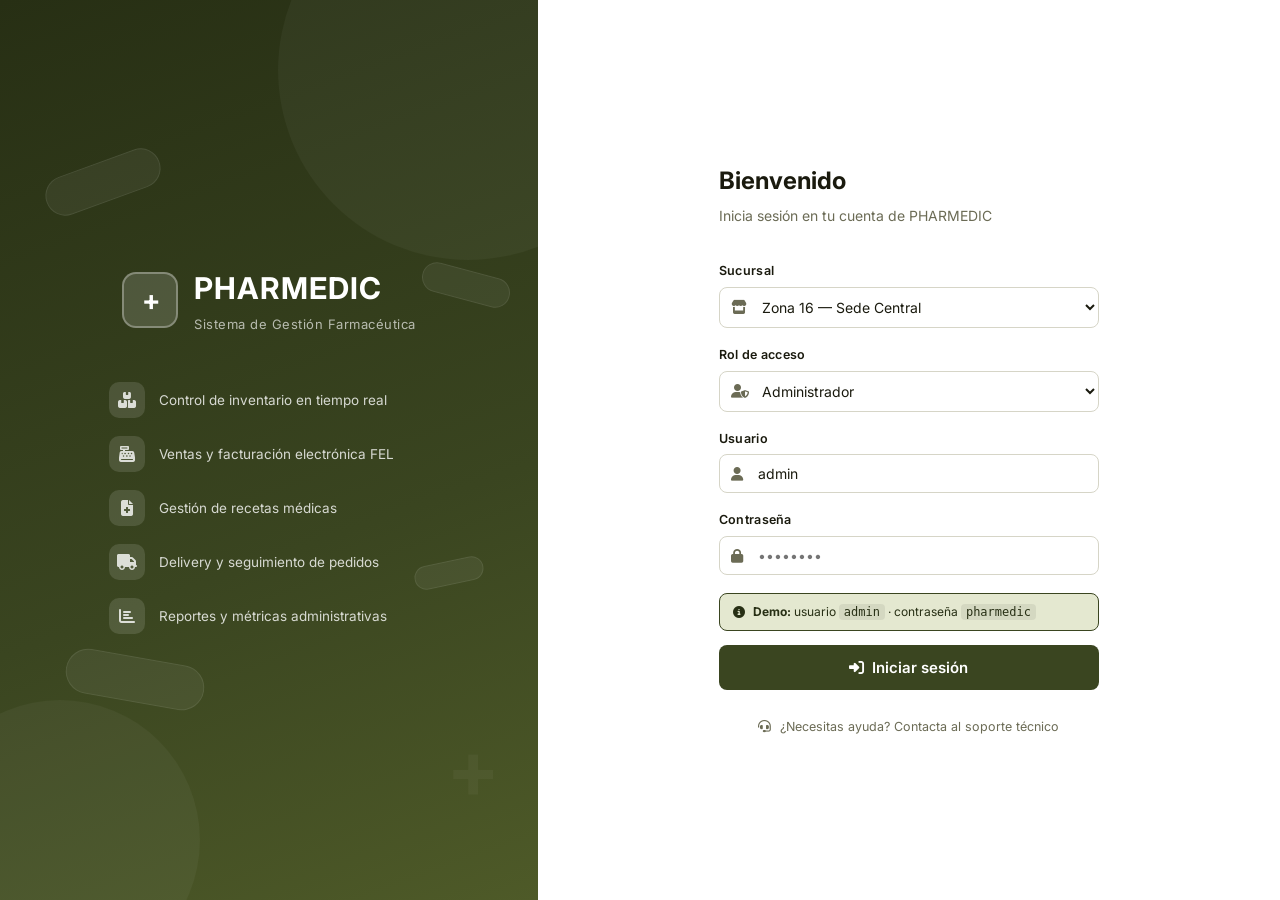
<file: index.html>
<!DOCTYPE html>
<html lang="es">
<head>
  <meta charset="UTF-8" />
  <meta name="viewport" content="width=device-width, initial-scale=1.0" />
  <title>PHARMEDIC — Iniciar sesión</title>
  <link rel="stylesheet" href="https://cdnjs.cloudflare.com/ajax/libs/font-awesome/6.5.1/css/all.min.css" />
  <link rel="stylesheet" href="css/style.css" />
  <style>
    .decor-pill {
      position: absolute;
      border-radius: 40px;
      background: rgba(255,255,255,0.06);
      border: 1px solid rgba(255,255,255,0.08);
    }
    .dp1 { width: 120px; height: 40px; top: 18%; left: 8%; transform: rotate(-20deg); }
    .dp2 { width: 90px; height: 30px; top: 30%; right: 5%; transform: rotate(15deg); }
    .dp3 { width: 140px; height: 45px; bottom: 22%; left: 12%; transform: rotate(10deg); }
    .dp4 { width: 70px; height: 24px; bottom: 35%; right: 10%; transform: rotate(-12deg); }
    .cross-grid {
      position: absolute;
      font-size: 80px;
      font-weight: 700;
      color: rgba(255,255,255,0.04);
      bottom: 8%; right: 8%;
      letter-spacing: -4px;
    }
  </style>
</head>
<body>
<div class="login-page">

  <!-- Brand panel -->
  <div class="login-brand">
    <div class="decor-pill dp1"></div>
    <div class="decor-pill dp2"></div>
    <div class="decor-pill dp3"></div>
    <div class="decor-pill dp4"></div>
    <div class="cross-grid">+</div>

    <div class="brand-logo">
      <div class="brand-cross">+</div>
      <div>
        <div class="brand-name">PHARMEDIC</div>
        <div class="brand-tagline">Sistema de Gestión Farmacéutica</div>
      </div>
    </div>

    <ul class="brand-features">
      <li>
        <div class="feature-dot"><i class="fas fa-boxes-stacked"></i></div>
        <span>Control de inventario en tiempo real</span>
      </li>
      <li>
        <div class="feature-dot"><i class="fas fa-cash-register"></i></div>
        <span>Ventas y facturación electrónica FEL</span>
      </li>
      <li>
        <div class="feature-dot"><i class="fas fa-file-medical"></i></div>
        <span>Gestión de recetas médicas</span>
      </li>
      <li>
        <div class="feature-dot"><i class="fas fa-truck"></i></div>
        <span>Delivery y seguimiento de pedidos</span>
      </li>
      <li>
        <div class="feature-dot"><i class="fas fa-chart-bar"></i></div>
        <span>Reportes y métricas administrativas</span>
      </li>
    </ul>
  </div>

  <!-- Form panel -->
  <div class="login-form-panel">
    <div class="login-form-wrap">
      <h2>Bienvenido</h2>
      <p>Inicia sesión en tu cuenta de PHARMEDIC</p>

      <div class="form-group">
        <label>Sucursal</label>
        <div class="form-icon-wrap">
          <i class="fas fa-store fi"></i>
          <select class="form-control" id="sucursalSelect">
            <option>Zona 16 — Sede Central</option>
            <option>Zona 11</option>
            <option>Zona 2</option>
          </select>
        </div>
      </div>

      <div class="form-group">
        <label>Rol de acceso</label>
        <div class="form-icon-wrap">
          <i class="fas fa-user-shield fi"></i>
          <select class="form-control" id="roleSelect" onchange="onRoleChange()">
            <option value="admin">Administrador</option>
            <option value="cajero">Cajero</option>
            <option value="inventario">Bodeguero / Inventario</option>
            <option value="repartidor">Repartidor</option>
            <option value="regencia">Regencia</option>
            <option value="proveedor">Proveedor</option>
          </select>
        </div>
      </div>

      <div class="form-group">
        <label>Usuario</label>
        <div class="form-icon-wrap">
          <i class="fas fa-user fi"></i>
          <input type="text" class="form-control" id="userInput" placeholder="Ingresa tu usuario" />
        </div>
      </div>

      <div class="form-group">
        <label>Contraseña</label>
        <div class="form-icon-wrap">
          <i class="fas fa-lock fi"></i>
          <input type="password" class="form-control" id="passInput" placeholder="••••••••" />
        </div>
      </div>

      <!-- Credenciales de demo -->
      <div id="credHint" style="background:var(--primary-light);border:1.5px solid var(--primary);border-radius:8px;padding:9px 13px;font-size:12px;color:var(--primary-dark);margin-bottom:4px;">
        <i class="fas fa-circle-info" style="margin-right:5px;"></i>
        <strong>Demo:</strong> usuario <code id="hintUser" style="background:rgba(0,0,0,0.07);padding:1px 5px;border-radius:4px;">admin</code> · contraseña <code style="background:rgba(0,0,0,0.07);padding:1px 5px;border-radius:4px;">pharmedic</code>
      </div>

      <div id="loginError" style="display:none;background:#FEE2E2;color:#991B1B;border-left:4px solid #DC2626;padding:10px 14px;border-radius:6px;font-size:13px;">
        <i class="fas fa-circle-exclamation" style="margin-right:6px;"></i>
        <span id="loginErrorMsg"></span>
      </div>

      <button onclick="handleLogin()" class="btn btn-primary btn-lg btn-full" style="margin-top:10px;">
        <i class="fas fa-right-to-bracket"></i>
        Iniciar sesión
      </button>

      <div class="login-footer">
        <i class="fas fa-headset" style="margin-right:5px;"></i>
        ¿Necesitas ayuda? Contacta al soporte técnico
      </div>
    </div>
  </div>

</div>

<script>
  const ROLE_CONFIG = {
    admin:      { nombre: 'Administrador', home: 'dashboard.html'  },
    cajero:     { nombre: 'Cajero',        home: 'ventas.html'     },
    inventario: { nombre: 'Bodeguero',     home: 'inventario.html' },
    repartidor: { nombre: 'Repartidor',    home: 'repartidor.html' },
    regencia:   { nombre: 'Regencia',      home: 'recetas.html'    },
    proveedor:  { nombre: 'Proveedor',     home: 'proveedores.html'},
  };

  // Credenciales válidas: usuario = nombre del rol, contraseña = "pharmedic"
  function onRoleChange() {
    const role = document.getElementById('roleSelect').value;
    document.getElementById('userInput').value = role;
    document.getElementById('hintUser').textContent = role;
    document.getElementById('loginError').style.display = 'none';
  }

  function handleLogin() {
    const role     = document.getElementById('roleSelect').value;
    const user     = document.getElementById('userInput').value.trim();
    const pass     = document.getElementById('passInput').value;
    const sucursal = document.querySelector('#sucursalSelect') ? document.getElementById('sucursalSelect').value : 'Zona 16';
    const errBox   = document.getElementById('loginError');
    const errMsg   = document.getElementById('loginErrorMsg');

    if (!user || !pass) {
      errMsg.textContent = 'El usuario y la contraseña son obligatorios.';
      errBox.style.display = 'block';
      return;
    }

    if (pass !== 'pharmedic') {
      errMsg.textContent = 'Contraseña incorrecta. Usa "pharmedic" para el demo.';
      errBox.style.display = 'block';
      return;
    }

    errBox.style.display = 'none';

    const config = ROLE_CONFIG[role];
    sessionStorage.setItem('ph_role',     role);
    sessionStorage.setItem('ph_nombre',   user);
    sessionStorage.setItem('ph_sucursal', sucursal);

    window.location.href = config.home;
  }

  // Enter para iniciar sesión
  document.addEventListener('keydown', e => { if (e.key === 'Enter') handleLogin(); });

  // Al cargar, auto-rellenar usuario con el rol por defecto
  onRoleChange();
</script>
</body>
</html>
</file>
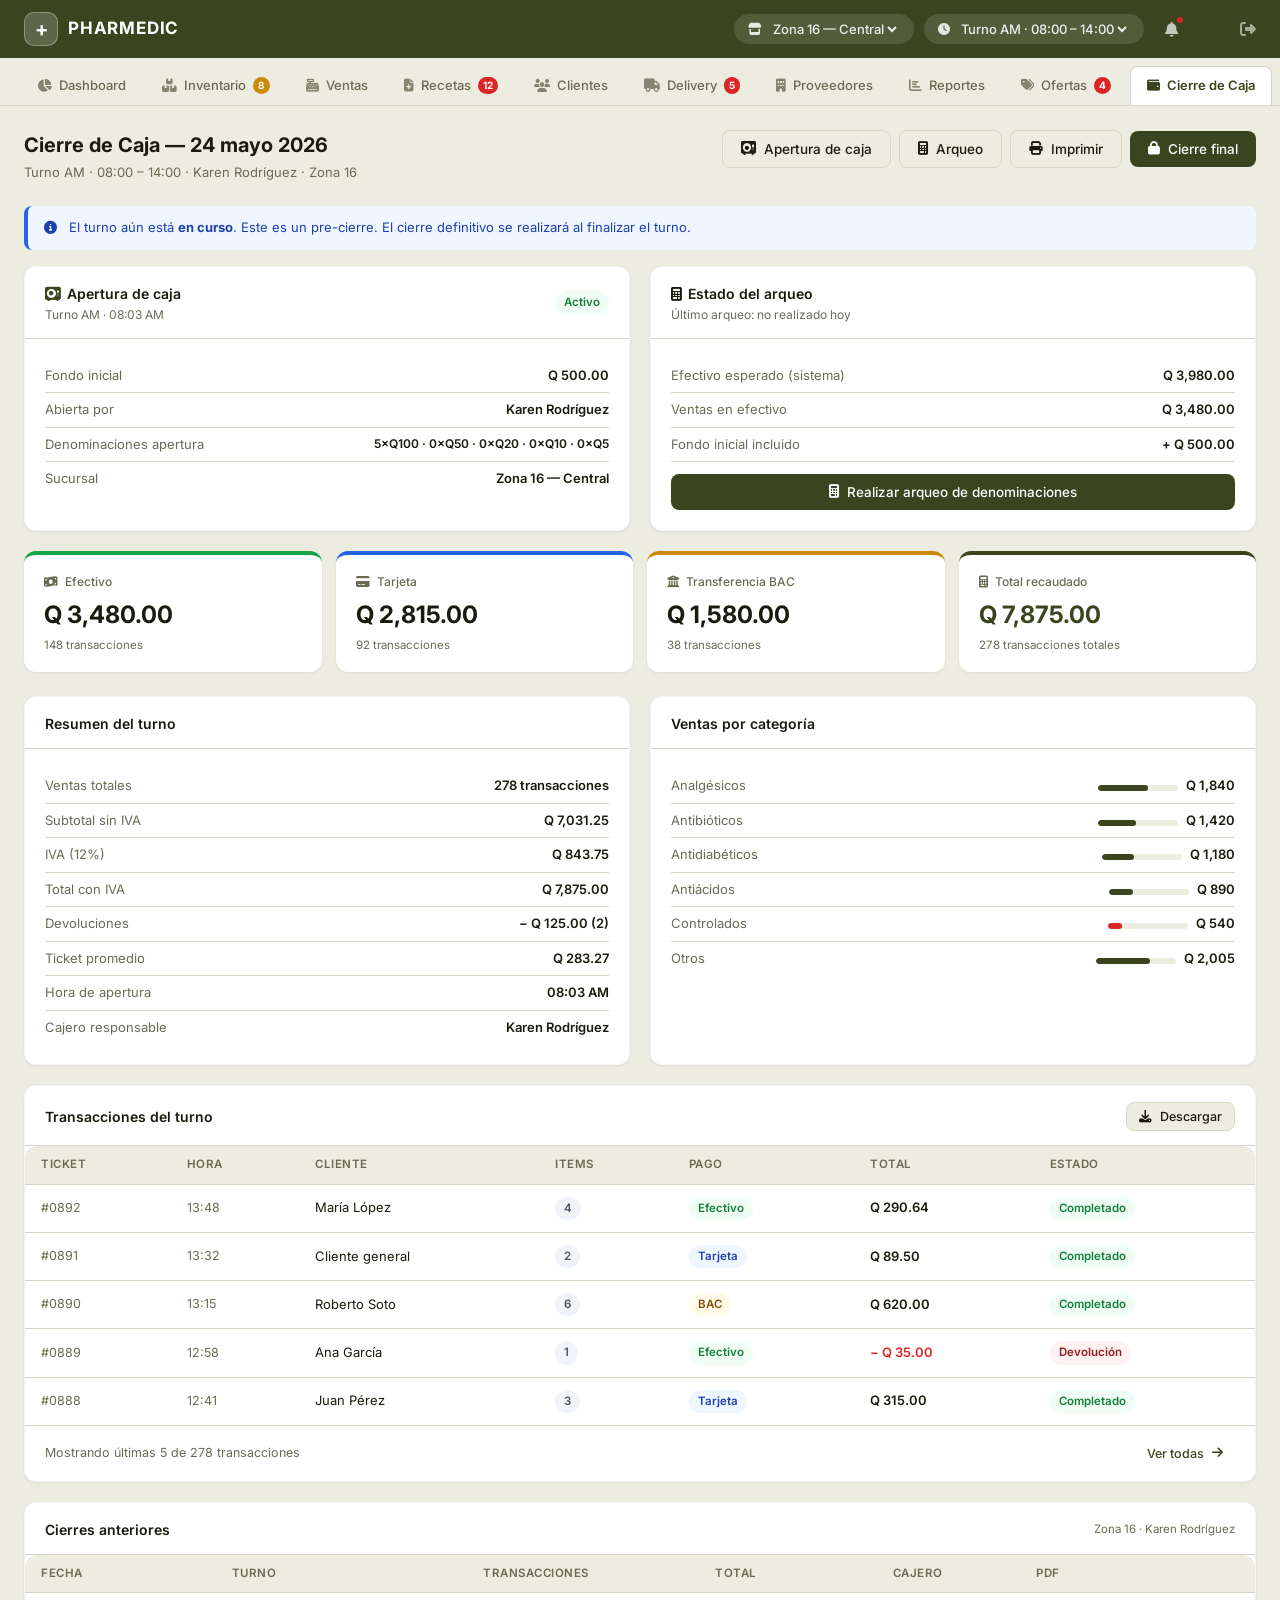
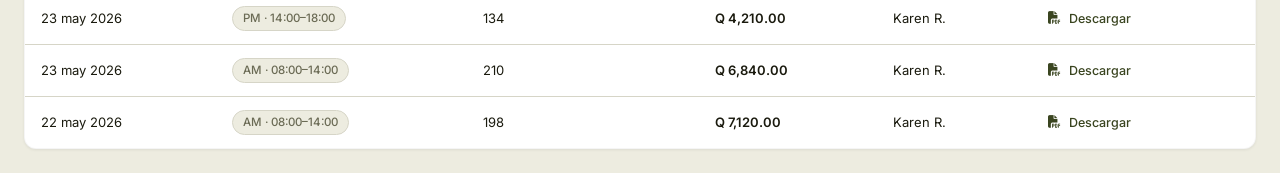
<file: cierre-caja.html>
<!DOCTYPE html>
<html lang="es">
<head>
  <meta charset="UTF-8" />
  <meta name="viewport" content="width=device-width, initial-scale=1.0" />
  <title>PHARMEDIC — Cierre de Caja</title>
  <link rel="stylesheet" href="https://cdnjs.cloudflare.com/ajax/libs/font-awesome/6.5.1/css/all.min.css" />
  <link rel="stylesheet" href="css/style.css" />
</head>
<body>
<div class="app-layout">

  <!-- TOPBAR -->
  <header class="topbar">
    <div class="topbar-left">
      <div class="brand-mark">+</div>
      <span class="brand-title">PHARMEDIC</span>
    </div>
    <div class="topbar-right">
      <div class="sucursal-pill">
        <i class="fas fa-store"></i>
        <select><option>Zona 16 — Central</option><option>Zona 11</option><option>Zona 2</option></select>
      </div>
      <div class="sucursal-pill">
        <i class="fas fa-clock"></i>
        <select><option>Turno AM · 08:00 – 14:00</option><option>Turno PM · 14:00 – 18:00</option></select>
      </div>
      <button class="icon-btn"><i class="fas fa-bell"></i><span class="notif-badge"></span></button>
      <div class="topbar-avatar">CJ</div>
      <a href="index.html" class="topbar-logout" title="Cerrar sesión"><i class="fas fa-right-from-bracket"></i></a>
    </div>
  </header>

  <!-- TAB NAV -->
  <nav class="tabnav">
    <a href="dashboard.html" class="tabnav-item"><i class="fas fa-chart-pie"></i><span>Dashboard</span></a>
    <a href="inventario.html" class="tabnav-item"><i class="fas fa-boxes-stacked"></i><span>Inventario</span><span class="tn-badge warning">8</span></a>
    <a href="ventas.html" class="tabnav-item"><i class="fas fa-cash-register"></i><span>Ventas</span></a>
    <a href="recetas.html" class="tabnav-item"><i class="fas fa-file-medical"></i><span>Recetas</span><span class="tn-badge">12</span></a>
    <a href="clientes.html" class="tabnav-item"><i class="fas fa-users"></i><span>Clientes</span></a>
    <a href="delivery.html" class="tabnav-item"><i class="fas fa-truck"></i><span>Delivery</span><span class="tn-badge">5</span></a>
    <a href="proveedores.html" class="tabnav-item"><i class="fas fa-building"></i><span>Proveedores</span></a>
    <a href="reportes.html" class="tabnav-item"><i class="fas fa-chart-bar"></i><span>Reportes</span></a>
    <a href="ofertas.html" class="tabnav-item"><i class="fas fa-tags"></i><span>Ofertas</span><span class="tn-badge">4</span></a>
    <a href="cierre-caja.html" class="tabnav-item active"><i class="fas fa-wallet"></i><span>Cierre de Caja</span></a>
    <a href="sucursales.html" class="tabnav-item"><i class="fas fa-store"></i><span>Sucursales</span></a>
  </nav>

  <div class="content">

      <div class="page-header">
        <div class="page-header-left">
          <h1>Cierre de Caja — 24 mayo 2026</h1>
          <p>Turno AM · 08:00 – 14:00 · Karen Rodríguez · Zona 16</p>
        </div>
        <div class="page-actions">
          <button class="btn btn-secondary" onclick="abrirCaja()"><i class="fas fa-vault"></i> Apertura de caja</button>
          <button class="btn btn-secondary" onclick="abrirArqueo()"><i class="fas fa-calculator"></i> Arqueo</button>
          <button class="btn btn-secondary"><i class="fas fa-print"></i> Imprimir</button>
          <button class="btn btn-primary" onclick="cierreFinal()"><i class="fas fa-lock"></i> Cierre final</button>
        </div>
      </div>

      <div class="alert alert-info mb-16">
        <i class="fas fa-circle-info"></i>
        <span>El turno aún está <strong>en curso</strong>. Este es un pre-cierre. El cierre definitivo se realizará al finalizar el turno.</span>
      </div>

      <!-- Apertura + Arqueo -->
      <div class="grid-2 mb-20">
        <div class="card">
          <div class="card-header">
            <div><div class="card-title"><i class="fas fa-vault" style="color:var(--primary);margin-right:6px;"></i>Apertura de caja</div><div class="card-subtitle">Turno AM · 08:03 AM</div></div>
            <span class="badge badge-success">Activo</span>
          </div>
          <div class="card-body">
            <div class="branch-stat"><span class="key">Fondo inicial</span><span class="val fw-600 text-primary">Q 500.00</span></div>
            <div class="branch-stat"><span class="key">Abierta por</span><span class="val fw-600">Karen Rodríguez</span></div>
            <div class="branch-stat"><span class="key">Denominaciones apertura</span><span class="val text-muted" style="font-size:12px;">5×Q100 · 0×Q50 · 0×Q20 · 0×Q10 · 0×Q5</span></div>
            <div class="branch-stat"><span class="key">Sucursal</span><span class="val">Zona 16 — Central</span></div>
          </div>
        </div>
        <div class="card">
          <div class="card-header">
            <div><div class="card-title"><i class="fas fa-calculator" style="color:var(--amber);margin-right:6px;"></i>Estado del arqueo</div><div class="card-subtitle">Último arqueo: no realizado hoy</div></div>
          </div>
          <div class="card-body">
            <div class="branch-stat"><span class="key">Efectivo esperado (sistema)</span><span class="val fw-600">Q 3,980.00</span></div>
            <div class="branch-stat"><span class="key">Ventas en efectivo</span><span class="val">Q 3,480.00</span></div>
            <div class="branch-stat"><span class="key">Fondo inicial incluido</span><span class="val">+ Q 500.00</span></div>
            <div style="margin-top:12px;">
              <button class="btn btn-primary" style="width:100%;justify-content:center;" onclick="abrirArqueo()">
                <i class="fas fa-calculator"></i> Realizar arqueo de denominaciones
              </button>
            </div>
          </div>
        </div>
      </div>

      <!-- Caja summary -->
      <div class="caja-summary mb-24">
        <div class="caja-card efectivo">
          <div class="lbl"><i class="fas fa-money-bill-wave" style="margin-right:4px;"></i> Efectivo</div>
          <div class="val">Q 3,480.00</div>
          <div class="sub">148 transacciones</div>
        </div>
        <div class="caja-card tarjeta">
          <div class="lbl"><i class="fas fa-credit-card" style="margin-right:4px;"></i> Tarjeta</div>
          <div class="val">Q 2,815.00</div>
          <div class="sub">92 transacciones</div>
        </div>
        <div class="caja-card transfer">
          <div class="lbl"><i class="fas fa-building-columns" style="margin-right:4px;"></i> Transferencia BAC</div>
          <div class="val">Q 1,580.00</div>
          <div class="sub">38 transacciones</div>
        </div>
        <div class="caja-card total">
          <div class="lbl"><i class="fas fa-calculator" style="margin-right:4px;"></i> Total recaudado</div>
          <div class="val" style="color:var(--primary);">Q 7,875.00</div>
          <div class="sub">278 transacciones totales</div>
        </div>
      </div>

      <!-- Detail grid -->
      <div class="grid-2 mb-20">

        <!-- Resumen del turno -->
        <div class="card">
          <div class="card-header">
            <div class="card-title">Resumen del turno</div>
          </div>
          <div class="card-body">
            <div class="branch-stat">
              <span class="key">Ventas totales</span>
              <span class="val fw-600">278 transacciones</span>
            </div>
            <div class="branch-stat">
              <span class="key">Subtotal sin IVA</span>
              <span class="val">Q 7,031.25</span>
            </div>
            <div class="branch-stat">
              <span class="key">IVA (12%)</span>
              <span class="val">Q 843.75</span>
            </div>
            <div class="branch-stat">
              <span class="key">Total con IVA</span>
              <span class="val fw-600 text-primary">Q 7,875.00</span>
            </div>
            <div class="branch-stat">
              <span class="key">Devoluciones</span>
              <span class="val text-danger">− Q 125.00 (2)</span>
            </div>
            <div class="branch-stat">
              <span class="key">Ticket promedio</span>
              <span class="val">Q 283.27</span>
            </div>
            <div class="branch-stat">
              <span class="key">Hora de apertura</span>
              <span class="val">08:03 AM</span>
            </div>
            <div class="branch-stat">
              <span class="key">Cajero responsable</span>
              <span class="val fw-600">Karen Rodríguez</span>
            </div>
          </div>
        </div>

        <!-- Ventas por categoría -->
        <div class="card">
          <div class="card-header">
            <div class="card-title">Ventas por categoría</div>
          </div>
          <div class="card-body">
            <div class="branch-stat">
              <span class="key">Analgésicos</span>
              <div class="flex gap-8" style="align-items:center;">
                <div class="progress-bar-wrap" style="width:80px;"><div class="progress-bar" style="width:62%"></div></div>
                <span class="val">Q 1,840</span>
              </div>
            </div>
            <div class="branch-stat">
              <span class="key">Antibióticos</span>
              <div class="flex gap-8" style="align-items:center;">
                <div class="progress-bar-wrap" style="width:80px;"><div class="progress-bar" style="width:48%"></div></div>
                <span class="val">Q 1,420</span>
              </div>
            </div>
            <div class="branch-stat">
              <span class="key">Antidiabéticos</span>
              <div class="flex gap-8" style="align-items:center;">
                <div class="progress-bar-wrap" style="width:80px;"><div class="progress-bar" style="width:40%"></div></div>
                <span class="val">Q 1,180</span>
              </div>
            </div>
            <div class="branch-stat">
              <span class="key">Antiácidos</span>
              <div class="flex gap-8" style="align-items:center;">
                <div class="progress-bar-wrap" style="width:80px;"><div class="progress-bar" style="width:30%"></div></div>
                <span class="val">Q 890</span>
              </div>
            </div>
            <div class="branch-stat">
              <span class="key">Controlados</span>
              <div class="flex gap-8" style="align-items:center;">
                <div class="progress-bar-wrap" style="width:80px;"><div class="progress-bar danger" style="width:18%"></div></div>
                <span class="val">Q 540</span>
              </div>
            </div>
            <div class="branch-stat">
              <span class="key">Otros</span>
              <div class="flex gap-8" style="align-items:center;">
                <div class="progress-bar-wrap" style="width:80px;"><div class="progress-bar" style="width:68%"></div></div>
                <span class="val">Q 2,005</span>
              </div>
            </div>
          </div>
        </div>
      </div>

      <!-- Últimas transacciones -->
      <div class="card mb-20">
        <div class="card-header">
          <div class="card-title">Transacciones del turno</div>
          <button class="btn btn-secondary btn-sm"><i class="fas fa-download"></i> Descargar</button>
        </div>
        <div class="table-wrap">
          <table>
            <thead>
              <tr>
                <th>Ticket</th>
                <th>Hora</th>
                <th>Cliente</th>
                <th>Items</th>
                <th>Pago</th>
                <th>Total</th>
                <th>Estado</th>
              </tr>
            </thead>
            <tbody>
              <tr>
                <td class="td-muted">#0892</td>
                <td class="td-muted">13:48</td>
                <td>María López</td>
                <td><span class="badge badge-neutral">4</span></td>
                <td><span class="badge badge-success">Efectivo</span></td>
                <td class="fw-600">Q 290.64</td>
                <td><span class="badge badge-success">Completado</span></td>
              </tr>
              <tr>
                <td class="td-muted">#0891</td>
                <td class="td-muted">13:32</td>
                <td>Cliente general</td>
                <td><span class="badge badge-neutral">2</span></td>
                <td><span class="badge badge-info">Tarjeta</span></td>
                <td class="fw-600">Q 89.50</td>
                <td><span class="badge badge-success">Completado</span></td>
              </tr>
              <tr>
                <td class="td-muted">#0890</td>
                <td class="td-muted">13:15</td>
                <td>Roberto Soto</td>
                <td><span class="badge badge-neutral">6</span></td>
                <td><span class="badge badge-warning">BAC</span></td>
                <td class="fw-600">Q 620.00</td>
                <td><span class="badge badge-success">Completado</span></td>
              </tr>
              <tr>
                <td class="td-muted">#0889</td>
                <td class="td-muted">12:58</td>
                <td>Ana García</td>
                <td><span class="badge badge-neutral">1</span></td>
                <td><span class="badge badge-success">Efectivo</span></td>
                <td class="fw-600 text-danger">− Q 35.00</td>
                <td><span class="badge badge-danger">Devolución</span></td>
              </tr>
              <tr>
                <td class="td-muted">#0888</td>
                <td class="td-muted">12:41</td>
                <td>Juan Pérez</td>
                <td><span class="badge badge-neutral">3</span></td>
                <td><span class="badge badge-info">Tarjeta</span></td>
                <td class="fw-600">Q 315.00</td>
                <td><span class="badge badge-success">Completado</span></td>
              </tr>
            </tbody>
          </table>
        </div>
        <div class="flex-between" style="padding:14px 20px;border-top:1px solid var(--border);">
          <span class="text-sm text-muted">Mostrando últimas 5 de 278 transacciones</span>
          <button class="btn btn-ghost btn-sm">Ver todas <i class="fas fa-arrow-right"></i></button>
        </div>
      </div>

      <!-- Cierres anteriores -->
      <div class="card">
        <div class="card-header">
          <div class="card-title">Cierres anteriores</div>
          <span class="text-xs text-muted">Zona 16 · Karen Rodríguez</span>
        </div>
        <div class="table-wrap">
          <table>
            <thead>
              <tr><th>Fecha</th><th>Turno</th><th>Transacciones</th><th>Total</th><th>Cajero</th><th>PDF</th></tr>
            </thead>
            <tbody>
              <tr>
                <td>23 may 2026</td>
                <td><span class="tag">PM · 14:00–18:00</span></td>
                <td>134</td>
                <td class="fw-600">Q 4,210.00</td>
                <td>Karen R.</td>
                <td><button class="btn btn-ghost btn-sm text-primary"><i class="fas fa-file-pdf"></i> Descargar</button></td>
              </tr>
              <tr>
                <td>23 may 2026</td>
                <td><span class="tag">AM · 08:00–14:00</span></td>
                <td>210</td>
                <td class="fw-600">Q 6,840.00</td>
                <td>Karen R.</td>
                <td><button class="btn btn-ghost btn-sm text-primary"><i class="fas fa-file-pdf"></i> Descargar</button></td>
              </tr>
              <tr>
                <td>22 may 2026</td>
                <td><span class="tag">AM · 08:00–14:00</span></td>
                <td>198</td>
                <td class="fw-600">Q 7,120.00</td>
                <td>Karen R.</td>
                <td><button class="btn btn-ghost btn-sm text-primary"><i class="fas fa-file-pdf"></i> Descargar</button></td>
              </tr>
            </tbody>
          </table>
        </div>
      </div>

  </div>
</div>
<script src="js/main.js"></script>
<script>
  /* ── Arqueo de denominaciones ── */
  const DENOMS = [
    {label:'Billetes Q 200', val:200,  cnt:0 },
    {label:'Billetes Q 100', val:100,  cnt:5 },
    {label:'Billetes Q 50',  val:50,   cnt:3 },
    {label:'Billetes Q 20',  val:20,   cnt:8 },
    {label:'Billetes Q 10',  val:10,   cnt:12},
    {label:'Billetes Q 5',   val:5,    cnt:20},
    {label:'Monedas Q 1',    val:1,    cnt:35},
    {label:'Monedas Q 0.50', val:0.5,  cnt:10},
    {label:'Monedas Q 0.25', val:0.25, cnt:8 },
  ];
  const SISTEMA_ESPERADO = 3980;

  function abrirArqueo() {
    const rows = DENOMS.map((d,i) => `
      <tr>
        <td style="font-size:13px;padding:6px 0;color:var(--text);">${d.label}</td>
        <td style="padding:4px 8px;"><input type="number" class="form-control" id="dn-${i}" value="${d.cnt}" min="0" style="width:80px;text-align:center;padding:5px;" oninput="calcArqueo()"/></td>
        <td style="text-align:right;font-size:13px;font-weight:600;padding:6px 0;" id="ds-${i}">Q ${(d.cnt*d.val).toFixed(2)}</td>
      </tr>`).join('');
    const totalInicial = DENOMS.reduce((s,d) => s + d.cnt*d.val, 0);

    showModal('Arqueo de caja — Turno AM · 24 mayo 2026', `
      <div style="font-size:12px;color:var(--text-muted);margin-bottom:14px;">Karen Rodríguez · Zona 16 · Cuente el efectivo físico e ingrese las cantidades por denominación.</div>
      <table style="width:100%;border-collapse:collapse;">
        <thead><tr>
          <th style="text-align:left;font-size:11px;text-transform:uppercase;color:var(--text-muted);padding-bottom:8px;letter-spacing:.5px;">Denominación</th>
          <th style="text-align:center;font-size:11px;text-transform:uppercase;color:var(--text-muted);padding-bottom:8px;letter-spacing:.5px;">Cantidad</th>
          <th style="text-align:right;font-size:11px;text-transform:uppercase;color:var(--text-muted);padding-bottom:8px;letter-spacing:.5px;">Subtotal</th>
        </tr></thead>
        <tbody>${rows}</tbody>
      </table>
      <div style="border-top:2px solid var(--border);margin-top:14px;padding-top:14px;">
        <div class="flex-between" style="font-size:15px;font-weight:700;margin-bottom:6px;">
          <span>Total contado</span>
          <span id="arq-total" style="color:var(--primary);">Q ${totalInicial.toFixed(2)}</span>
        </div>
        <div class="flex-between" style="font-size:13px;color:var(--text-muted);margin-bottom:8px;">
          <span>Sistema espera (ventas + fondo inicial)</span>
          <span>Q ${SISTEMA_ESPERADO.toFixed(2)}</span>
        </div>
        <div id="arq-diff" style="padding:10px 14px;border-radius:var(--radius-sm);font-size:13px;font-weight:600;background:var(--success-bg);color:var(--success-text);">
          <i class="fas fa-circle-check"></i> Sin diferencia detectada
        </div>
      </div>
      <div class="form-group" style="margin-top:12px;margin-bottom:0;">
        <label>Observaciones del cajero</label>
        <textarea class="form-control" rows="2" placeholder="Anotar cualquier irregularidad o comentario..."></textarea>
      </div>
    `, [
      {label:'Confirmar arqueo', style:'btn-primary', action:()=>{ showToast('Arqueo registrado · Q ' + document.getElementById('arq-total')?.textContent, 'success'); closeModal(); }},
      {label:'Cancelar', style:'btn-secondary', action:closeModal}
    ]);
  }

  function calcArqueo() {
    let total = 0;
    DENOMS.forEach((d,i) => {
      const cnt = parseFloat(document.getElementById('dn-' + i)?.value || 0);
      const sub = cnt * d.val;
      total += sub;
      const el = document.getElementById('ds-' + i);
      if (el) el.textContent = 'Q ' + sub.toFixed(2);
    });
    const totalEl = document.getElementById('arq-total');
    if (totalEl) totalEl.textContent = 'Q ' + total.toFixed(2);
    const diff = total - SISTEMA_ESPERADO;
    const diffEl = document.getElementById('arq-diff');
    if (!diffEl) return;
    if (Math.abs(diff) < 0.01) {
      diffEl.style.cssText = 'padding:10px 14px;border-radius:var(--radius-sm);font-size:13px;font-weight:600;background:var(--success-bg);color:var(--success-text);';
      diffEl.innerHTML = '<i class="fas fa-circle-check"></i> Sin diferencia detectada';
    } else if (diff > 0) {
      diffEl.style.cssText = 'padding:10px 14px;border-radius:var(--radius-sm);font-size:13px;font-weight:600;background:var(--warning-bg);color:var(--warning-text);';
      diffEl.innerHTML = '<i class="fas fa-triangle-exclamation"></i> Sobrante: <strong>Q ' + diff.toFixed(2) + '</strong> — Registrar diferencia';
    } else {
      diffEl.style.cssText = 'padding:10px 14px;border-radius:var(--radius-sm);font-size:13px;font-weight:600;background:var(--danger-bg);color:var(--danger-text);';
      diffEl.innerHTML = '<i class="fas fa-circle-exclamation"></i> Faltante: <strong>Q ' + Math.abs(diff).toFixed(2) + '</strong> — Requiere justificación';
    }
  }

  /* ── Apertura de nueva caja ── */
  function abrirCaja() {
    showModal('Apertura de caja — Nuevo turno', `
      <div class="grid-2">
        <div class="form-group"><label>Cajero</label>
          <select class="form-control"><option>Karen Rodríguez</option><option>Mario Chávez</option><option>Laura Hernández</option></select>
        </div>
        <div class="form-group"><label>Turno</label>
          <select class="form-control"><option>AM · 08:00 – 14:00</option><option>PM · 14:00 – 18:00</option></select>
        </div>
      </div>
      <div class="form-group"><label>Fondo inicial (Q)</label>
        <input class="form-control" type="number" id="fondoInicial" value="500" min="0" step="50"/>
      </div>
      <div style="background:var(--bg);border-radius:var(--radius-sm);padding:12px 14px;margin-top:4px;">
        <div style="font-size:12px;color:var(--text-muted);font-weight:600;text-transform:uppercase;letter-spacing:.5px;margin-bottom:8px;">Denominaciones del fondo</div>
        <div class="grid-2" style="gap:8px;font-size:13px;">
          <div class="form-group" style="margin-bottom:6px;"><label style="font-size:11px;">Q 100 — cant.</label><input class="form-control" type="number" value="5" min="0" style="padding:5px;"/></div>
          <div class="form-group" style="margin-bottom:6px;"><label style="font-size:11px;">Q 50 — cant.</label><input class="form-control" type="number" value="0" min="0" style="padding:5px;"/></div>
          <div class="form-group" style="margin-bottom:6px;"><label style="font-size:11px;">Q 20 — cant.</label><input class="form-control" type="number" value="0" min="0" style="padding:5px;"/></div>
          <div class="form-group" style="margin-bottom:6px;"><label style="font-size:11px;">Q 10 — cant.</label><input class="form-control" type="number" value="0" min="0" style="padding:5px;"/></div>
        </div>
      </div>
    `, [
      {label:'Abrir caja', style:'btn-primary', action:()=>{
        const fondo = document.getElementById('fondoInicial')?.value || 500;
        showToast('Caja abierta con fondo inicial de Q ' + fondo, 'success');
        closeModal();
      }},
      {label:'Cancelar', style:'btn-secondary', action:closeModal}
    ]);
  }

  /* ── Cierre final de turno ── */
  function cierreFinal() {
    showModal('Cierre definitivo de turno', `
      <div style="text-align:center;padding:8px 0 16px;">
        <div style="font-size:40px;margin-bottom:8px;">🔒</div>
        <div style="font-size:15px;font-weight:700;">Cierre Turno AM · 24 mayo 2026</div>
        <div style="color:var(--text-muted);font-size:13px;margin-top:4px;">Karen Rodríguez · Zona 16</div>
      </div>
      <div style="background:var(--bg);border-radius:var(--radius-sm);padding:12px 14px;margin-bottom:14px;font-size:13px;">
        <div class="flex-between mb-8"><span class="text-muted">Ventas efectivo</span><span class="fw-600">Q 3,480.00</span></div>
        <div class="flex-between mb-8"><span class="text-muted">Ventas tarjeta</span><span class="fw-600">Q 2,815.00</span></div>
        <div class="flex-between mb-8"><span class="text-muted">Ventas BAC</span><span class="fw-600">Q 1,580.00</span></div>
        <div class="flex-between mb-8"><span class="text-muted">Devoluciones</span><span class="fw-600 text-danger">− Q 125.00</span></div>
        <div class="flex-between" style="border-top:1px solid var(--border);padding-top:8px;font-size:15px;font-weight:700;"><span>Total</span><span style="color:var(--primary);">Q 7,750.00</span></div>
      </div>
      <div class="form-group"><label>Observaciones del cierre</label>
        <textarea class="form-control" rows="2" placeholder="Incidentes, faltantes, sobrantes..."></textarea>
      </div>
      <div class="alert alert-warning" style="margin-top:8px;margin-bottom:0;">
        <i class="fas fa-triangle-exclamation"></i>
        <span>Esta acción es irreversible. El gerente deberá validar el cierre.</span>
      </div>
    `, [
      {label:'Confirmar cierre', style:'btn-primary', action:()=>{ showToast('Cierre de turno registrado — Folio CC-2026-0492','success'); closeModal(); }},
      {label:'Cancelar', style:'btn-secondary', action:closeModal}
    ]);
  }

  /* ── Descargar PDF anterior ── */
  document.querySelectorAll('tbody .btn-ghost').forEach(btn => {
    btn.addEventListener('click', () => showToast('Descargando PDF de cierre...', 'info'));
  });
</script>
</body>
</html>
</file>
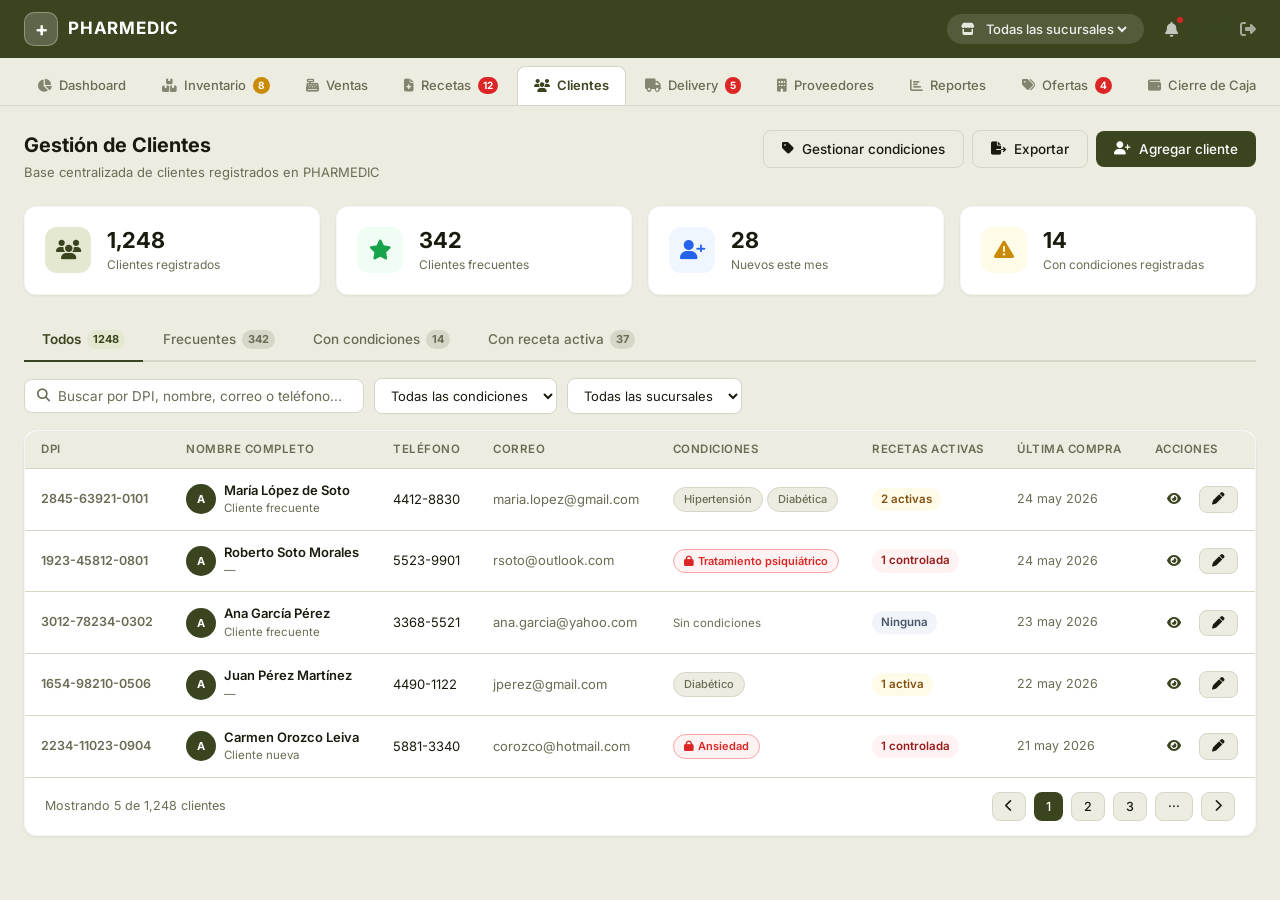
<file: clientes.html>
<!DOCTYPE html>
<html lang="es">
<head>
  <meta charset="UTF-8" />
  <meta name="viewport" content="width=device-width, initial-scale=1.0" />
  <title>PHARMEDIC — Clientes</title>
  <link rel="stylesheet" href="https://cdnjs.cloudflare.com/ajax/libs/font-awesome/6.5.1/css/all.min.css" />
  <link rel="stylesheet" href="css/style.css" />
</head>
<body>
<div class="app-layout">

  <!-- TOPBAR -->
  <header class="topbar">
    <div class="topbar-left">
      <div class="brand-mark">+</div>
      <span class="brand-title">PHARMEDIC</span>
    </div>
    <div class="topbar-right">
      <div class="sucursal-pill">
        <i class="fas fa-store"></i>
        <select><option>Todas las sucursales</option><option>Zona 16</option><option>Zona 11</option><option>Zona 2</option></select>
      </div>
      <button class="icon-btn"><i class="fas fa-bell"></i><span class="notif-badge"></span></button>
      <div class="topbar-avatar">AD</div>
      <a href="index.html" class="topbar-logout" title="Cerrar sesión"><i class="fas fa-right-from-bracket"></i></a>
    </div>
  </header>

  <!-- TAB NAV -->
  <nav class="tabnav">
    <a href="dashboard.html" class="tabnav-item"><i class="fas fa-chart-pie"></i><span>Dashboard</span></a>
    <a href="inventario.html" class="tabnav-item"><i class="fas fa-boxes-stacked"></i><span>Inventario</span><span class="tn-badge warning">8</span></a>
    <a href="ventas.html" class="tabnav-item"><i class="fas fa-cash-register"></i><span>Ventas</span></a>
    <a href="recetas.html" class="tabnav-item"><i class="fas fa-file-medical"></i><span>Recetas</span><span class="tn-badge">12</span></a>
    <a href="clientes.html" class="tabnav-item active"><i class="fas fa-users"></i><span>Clientes</span></a>
    <a href="delivery.html" class="tabnav-item"><i class="fas fa-truck"></i><span>Delivery</span><span class="tn-badge">5</span></a>
    <a href="proveedores.html" class="tabnav-item"><i class="fas fa-building"></i><span>Proveedores</span></a>
    <a href="reportes.html" class="tabnav-item"><i class="fas fa-chart-bar"></i><span>Reportes</span></a>
    <a href="ofertas.html" class="tabnav-item"><i class="fas fa-tags"></i><span>Ofertas</span><span class="tn-badge">4</span></a>
    <a href="cierre-caja.html" class="tabnav-item"><i class="fas fa-wallet"></i><span>Cierre de Caja</span></a>
    <a href="sucursales.html" class="tabnav-item"><i class="fas fa-store"></i><span>Sucursales</span></a>
  </nav>

  <div class="content">

      <div class="page-header">
        <div class="page-header-left">
          <h1>Gestión de Clientes</h1>
          <p>Base centralizada de clientes registrados en PHARMEDIC</p>
        </div>
        <div class="page-actions">
          <button class="btn btn-secondary" onclick="gestionarCondiciones()"><i class="fas fa-tag"></i> Gestionar condiciones</button>
          <button class="btn btn-secondary"><i class="fas fa-file-export"></i> Exportar</button>
          <button class="btn btn-primary"><i class="fas fa-user-plus"></i> Agregar cliente</button>
        </div>
      </div>

      <div class="stats-grid mb-24">
        <div class="stat-card">
          <div class="stat-icon primary"><i class="fas fa-users"></i></div>
          <div class="stat-info"><div class="stat-value">1,248</div><div class="stat-label">Clientes registrados</div></div>
        </div>
        <div class="stat-card">
          <div class="stat-icon green"><i class="fas fa-star"></i></div>
          <div class="stat-info"><div class="stat-value">342</div><div class="stat-label">Clientes frecuentes</div></div>
        </div>
        <div class="stat-card">
          <div class="stat-icon blue"><i class="fas fa-user-plus"></i></div>
          <div class="stat-info"><div class="stat-value">28</div><div class="stat-label">Nuevos este mes</div></div>
        </div>
        <div class="stat-card">
          <div class="stat-icon amber"><i class="fas fa-triangle-exclamation"></i></div>
          <div class="stat-info"><div class="stat-value">14</div><div class="stat-label">Con condiciones registradas</div></div>
        </div>
      </div>

      <div class="tabs mb-16">
        <div class="tab active">Todos <span class="tab-count">1248</span></div>
        <div class="tab">Frecuentes <span class="tab-count">342</span></div>
        <div class="tab">Con condiciones <span class="tab-count">14</span></div>
        <div class="tab">Con receta activa <span class="tab-count">37</span></div>
      </div>

      <div class="filters-bar">
        <div class="search-box">
          <i class="fas fa-magnifying-glass"></i>
          <input type="text" placeholder="Buscar por DPI, nombre, correo o teléfono..." />
        </div>
        <select class="filter-select">
          <option>Todas las condiciones</option>
          <option>Diabético</option>
          <option>Hipertensión</option>
          <option>Cardíaco</option>
          <option>Alérgico</option>
        </select>
        <select class="filter-select">
          <option>Todas las sucursales</option>
          <option>Zona 16</option>
          <option>Zona 11</option>
          <option>Zona 2</option>
        </select>
      </div>

      <div class="card">
        <div class="table-wrap">
          <table>
            <thead>
              <tr>
                <th>DPI</th>
                <th>Nombre completo</th>
                <th>Teléfono</th>
                <th>Correo</th>
                <th>Condiciones</th>
                <th>Recetas activas</th>
                <th>Última compra</th>
                <th>Acciones</th>
              </tr>
            </thead>
            <tbody>
              <tr>
                <td class="td-muted fw-600">2845-63921-0101</td>
                <td>
                  <div class="flex gap-8" style="align-items:center;">
                    <div class="user-avatar" style="width:30px;height:30px;font-size:11px;flex-shrink:0;">ML</div>
                    <div>
                      <div class="fw-600">María López de Soto</div>
                      <div class="text-xs text-muted">Cliente frecuente</div>
                    </div>
                  </div>
                </td>
                <td>4412-8830</td>
                <td class="text-muted">maria.lopez@gmail.com</td>
                <td>
                  <span class="tag" style="font-size:11px;">Hipertensión</span>
                  <span class="tag" style="font-size:11px;">Diabética</span>
                </td>
                <td><span class="badge badge-warning">2 activas</span></td>
                <td class="td-muted">24 may 2026</td>
                <td><div class="actions-cell">
                  <button class="btn btn-ghost btn-sm"><i class="fas fa-eye"></i></button>
                  <button class="btn btn-secondary btn-sm"><i class="fas fa-pen"></i></button>
                </div></td>
              </tr>
              <tr>
                <td class="td-muted fw-600">1923-45812-0801</td>
                <td>
                  <div class="flex gap-8" style="align-items:center;">
                    <div class="user-avatar" style="width:30px;height:30px;font-size:11px;flex-shrink:0;">RS</div>
                    <div>
                      <div class="fw-600">Roberto Soto Morales</div>
                      <div class="text-xs text-muted">— </div>
                    </div>
                  </div>
                </td>
                <td>5523-9901</td>
                <td class="text-muted">rsoto@outlook.com</td>
                <td>
                  <span class="controlled-tag" style="font-size:11px;"><i class="fas fa-lock"></i> Tratamiento psiquiátrico</span>
                </td>
                <td><span class="badge badge-danger">1 controlada</span></td>
                <td class="td-muted">24 may 2026</td>
                <td><div class="actions-cell">
                  <button class="btn btn-ghost btn-sm"><i class="fas fa-eye"></i></button>
                  <button class="btn btn-secondary btn-sm"><i class="fas fa-pen"></i></button>
                </div></td>
              </tr>
              <tr>
                <td class="td-muted fw-600">3012-78234-0302</td>
                <td>
                  <div class="flex gap-8" style="align-items:center;">
                    <div class="user-avatar" style="width:30px;height:30px;font-size:11px;flex-shrink:0;">AG</div>
                    <div>
                      <div class="fw-600">Ana García Pérez</div>
                      <div class="text-xs text-muted">Cliente frecuente</div>
                    </div>
                  </div>
                </td>
                <td>3368-5521</td>
                <td class="text-muted">ana.garcia@yahoo.com</td>
                <td><span class="text-muted text-xs">Sin condiciones</span></td>
                <td><span class="badge badge-neutral">Ninguna</span></td>
                <td class="td-muted">23 may 2026</td>
                <td><div class="actions-cell">
                  <button class="btn btn-ghost btn-sm"><i class="fas fa-eye"></i></button>
                  <button class="btn btn-secondary btn-sm"><i class="fas fa-pen"></i></button>
                </div></td>
              </tr>
              <tr>
                <td class="td-muted fw-600">1654-98210-0506</td>
                <td>
                  <div class="flex gap-8" style="align-items:center;">
                    <div class="user-avatar" style="width:30px;height:30px;font-size:11px;flex-shrink:0;">JP</div>
                    <div>
                      <div class="fw-600">Juan Pérez Martínez</div>
                      <div class="text-xs text-muted">— </div>
                    </div>
                  </div>
                </td>
                <td>4490-1122</td>
                <td class="text-muted">jperez@gmail.com</td>
                <td>
                  <span class="tag" style="font-size:11px;">Diabético</span>
                </td>
                <td><span class="badge badge-warning">1 activa</span></td>
                <td class="td-muted">22 may 2026</td>
                <td><div class="actions-cell">
                  <button class="btn btn-ghost btn-sm"><i class="fas fa-eye"></i></button>
                  <button class="btn btn-secondary btn-sm"><i class="fas fa-pen"></i></button>
                </div></td>
              </tr>
              <tr>
                <td class="td-muted fw-600">2234-11023-0904</td>
                <td>
                  <div class="flex gap-8" style="align-items:center;">
                    <div class="user-avatar" style="width:30px;height:30px;font-size:11px;flex-shrink:0;">CO</div>
                    <div>
                      <div class="fw-600">Carmen Orozco Leiva</div>
                      <div class="text-xs text-muted">Cliente nueva</div>
                    </div>
                  </div>
                </td>
                <td>5881-3340</td>
                <td class="text-muted">corozco@hotmail.com</td>
                <td>
                  <span class="controlled-tag" style="font-size:11px;"><i class="fas fa-lock"></i> Ansiedad</span>
                </td>
                <td><span class="badge badge-danger">1 controlada</span></td>
                <td class="td-muted">21 may 2026</td>
                <td><div class="actions-cell">
                  <button class="btn btn-ghost btn-sm"><i class="fas fa-eye"></i></button>
                  <button class="btn btn-secondary btn-sm"><i class="fas fa-pen"></i></button>
                </div></td>
              </tr>
            </tbody>
          </table>
        </div>
        <div class="flex-between" style="padding:14px 20px;border-top:1px solid var(--border);">
          <span class="text-sm text-muted">Mostrando 5 de 1,248 clientes</span>
          <div class="flex gap-8">
            <button class="btn btn-secondary btn-sm"><i class="fas fa-chevron-left"></i></button>
            <button class="btn btn-primary btn-sm">1</button>
            <button class="btn btn-secondary btn-sm">2</button>
            <button class="btn btn-secondary btn-sm">3</button>
            <button class="btn btn-secondary btn-sm">···</button>
            <button class="btn btn-secondary btn-sm"><i class="fas fa-chevron-right"></i></button>
          </div>
        </div>
      </div>

  </div>
</div>
<script src="js/main.js"></script>
<script>
  /* ── Historial de compras por cliente ── */
  const HISTORIAL = {
    0: [
      { fecha:'24 may 2026', ticket:'#0892', productos:'Metformina 850mg × 1 caja, Enalapril 10mg × 1 blíster', total:'Q 170.00', metodo:'Efectivo' },
      { fecha:'10 may 2026', ticket:'#0814', productos:'Metformina 850mg × 2 cajas, Atorvastatina 20mg × 1 blíster', total:'Q 250.00', metodo:'Tarjeta' },
      { fecha:'25 abr 2026', ticket:'#0751', productos:'Enalapril 10mg × 2 blísteres, Metformina 850mg × 1 caja', total:'Q 169.00', metodo:'Efectivo' },
    ],
    1: [
      { fecha:'24 may 2026', ticket:'#0890', productos:'Clonazepam 2mg × 1 blíster', total:'Q 145.00', metodo:'BAC' },
      { fecha:'12 may 2026', ticket:'#0822', productos:'Clonazepam 2mg × 1 blíster', total:'Q 145.00', metodo:'Efectivo' },
    ],
    2: [
      { fecha:'23 may 2026', ticket:'#0881', productos:'Paracetamol 500mg × 1 caja, Vitamina C × 1 tubo', total:'Q 102.00', metodo:'Tarjeta' },
      { fecha:'15 may 2026', ticket:'#0843', productos:'Ibuprofeno 600mg × 1 blíster', total:'Q 35.00', metodo:'Efectivo' },
    ],
    3: [
      { fecha:'22 may 2026', ticket:'#0872', productos:'Metformina 850mg × 1 caja', total:'Q 95.00', metodo:'Efectivo' },
      { fecha:'08 may 2026', ticket:'#0801', productos:'Metformina 850mg × 1 caja, Aspirin 100mg × 1 blíster', total:'Q 113.00', metodo:'Efectivo' },
    ],
    4: [
      { fecha:'21 may 2026', ticket:'#0865', productos:'Alprazolam 0.5mg × 1 blíster', total:'Q 120.00', metodo:'Efectivo' },
    ],
  };

  /* ── Sugerencias por condición médica ── */
  const SUGERENCIAS = {
    'Hipertensión, Diabética': [
      { nombre:'Metformina 850mg', motivo:'Tratamiento habitual para diabetes — próxima dosis en ~25 días', urgencia:'warning' },
      { nombre:'Enalapril 10mg',   motivo:'Antihipertensivo de mantenimiento — historial de compra mensual', urgencia:'warning' },
      { nombre:'Aspirina 100mg',   motivo:'Recomendada por cardiólogos para pacientes hipertensas/diabéticas', urgencia:'info' },
    ],
    'Tratamiento psiquiátrico': [
      { nombre:'Clonazepam 2mg',   motivo:'Medicamento de tratamiento activo — renovación mensual', urgencia:'danger' },
      { nombre:'Vitamina D 1000UI',motivo:'Suplementación frecuente en pacientes con tratamiento psicotrópico', urgencia:'info' },
    ],
    'Sin condiciones': [
      { nombre:'Vitamina C 1000mg',motivo:'Compra recurrente cada 2 meses según historial', urgencia:'info' },
      { nombre:'Ibuprofeno 600mg', motivo:'Compra frecuente — ofrecer presentación económica en caja', urgencia:'info' },
    ],
    'Diabético': [
      { nombre:'Metformina 850mg', motivo:'Tratamiento activo para diabetes — renovación mensual', urgencia:'warning' },
      { nombre:'Glucómetro tiras', motivo:'Insumo de control — compra habitual del paciente', urgencia:'info' },
    ],
    'Ansiedad': [
      { nombre:'Alprazolam 0.5mg', motivo:'Medicamento de tratamiento controlado — renovación mensual', urgencia:'danger' },
      { nombre:'Melatonina 5mg',   motivo:'Complemento frecuente para pacientes con ansiedad', urgencia:'info' },
    ],
  };

  /* ── Condiciones médicas (editables por admin) ── */
  let CONDICIONES_LISTA = ['Diabético','Hipertensión','Cardíaco','Alérgico','Ansiedad','Tratamiento psiquiátrico'];

  function renderCondicionesModal() {
    const list = document.getElementById('condList');
    if (!list) return;
    list.innerHTML = CONDICIONES_LISTA.map((c, i) => `
      <div style="display:flex;align-items:center;gap:8px;padding:8px 10px;border:1px solid var(--border);border-radius:var(--radius-sm);margin-bottom:6px;">
        <span class="tag" style="flex:1;margin:0;font-size:12px;">${c}</span>
        <button class="btn btn-ghost btn-sm" onclick="editarCondicion(${i})" title="Editar"><i class="fas fa-pen"></i></button>
        <button class="btn btn-ghost btn-sm" onclick="eliminarCondicion(${i})" title="Eliminar" style="color:var(--danger);"><i class="fas fa-trash"></i></button>
      </div>`).join('');
  }

  function gestionarCondiciones() {
    showModal('Gestionar Condiciones Médicas', `
      <div style="margin-bottom:14px;font-size:13px;color:var(--text-muted);">
        <i class="fas fa-circle-info" style="color:var(--primary);margin-right:6px;"></i>
        Estas condiciones están disponibles al registrar o editar un cliente.
      </div>
      <div id="condList"></div>
      <div style="border-top:1px solid var(--border);padding-top:14px;margin-top:8px;">
        <div style="font-size:11px;font-weight:600;text-transform:uppercase;letter-spacing:.5px;color:var(--text-muted);margin-bottom:8px;">Agregar nueva condición</div>
        <div class="flex gap-8">
          <input id="nuevaCond" class="form-control" placeholder="Ej. Insuficiencia renal" style="flex:1;" onkeydown="if(event.key==='Enter')agregarCondicion()"/>
          <button class="btn btn-primary" onclick="agregarCondicion()"><i class="fas fa-plus"></i> Agregar</button>
        </div>
      </div>
    `, [
      {label:'Cerrar', style:'btn-secondary', action: closeModal},
    ], '480px');
    setTimeout(renderCondicionesModal, 50);
  }

  function agregarCondicion() {
    const input = document.getElementById('nuevaCond');
    const val = (input?.value || '').trim();
    if (!val) { showToast('Escribe el nombre de la condición', 'danger'); return; }
    if (CONDICIONES_LISTA.includes(val)) { showToast('Esa condición ya existe', 'warning'); return; }
    CONDICIONES_LISTA.push(val);
    if (input) input.value = '';
    renderCondicionesModal();
    showToast('Condición "' + val + '" agregada', 'success');
  }

  function eliminarCondicion(idx) {
    const nombre = CONDICIONES_LISTA[idx];
    CONDICIONES_LISTA.splice(idx, 1);
    renderCondicionesModal();
    showToast('Condición "' + nombre + '" eliminada', 'info');
  }

  function editarCondicion(idx) {
    const actual = CONDICIONES_LISTA[idx];
    const nuevo  = prompt('Editar condición:', actual);
    if (!nuevo || nuevo.trim() === actual) return;
    CONDICIONES_LISTA[idx] = nuevo.trim();
    renderCondicionesModal();
    showToast('Condición actualizada', 'success');
  }

  /* ── Datos quemados ── */
  const CLIENTES = [
    { dpi:'2845-63921-0101', nombre:'María López de Soto',   telefono:'4412-8830', correo:'maria.lopez@gmail.com',  nit:'1234567-8', direccion:'12 Av. 10-45, Zona 16', condicion:'Hipertensión, Diabética', recetas:'2 activas', ultima:'24 may 2026' },
    { dpi:'1923-45812-0801', nombre:'Roberto Soto Morales',  telefono:'5523-9901', correo:'rsoto@outlook.com',      nit:'9876543-2', direccion:'5a Calle 8-20, Zona 1',  condicion:'Tratamiento psiquiátrico', recetas:'1 controlada', ultima:'24 may 2026' },
    { dpi:'3012-78234-0302', nombre:'Ana García Pérez',      telefono:'3368-5521', correo:'ana.garcia@yahoo.com',   nit:'CF',        direccion:'Res. Miraflores 2-15, Zona 11', condicion:'Sin condiciones', recetas:'Ninguna', ultima:'23 may 2026' },
    { dpi:'1654-98210-0506', nombre:'Juan Pérez Martínez',   telefono:'4490-1122', correo:'jperez@gmail.com',       nit:'5544332-1', direccion:'Col. Roosevelt 4-80, Zona 11', condicion:'Diabético', recetas:'1 activa', ultima:'22 may 2026' },
    { dpi:'2234-11023-0904', nombre:'Carmen Orozco Leiva',   telefono:'5881-3340', correo:'corozco@hotmail.com',    nit:'CF',        direccion:'Av. Reforma 8-60, Zona 10', condicion:'Ansiedad', recetas:'1 controlada', ultima:'21 may 2026' },
  ];

  /* ── Botón "Agregar cliente" ── */
  document.querySelector('.page-actions .btn-primary')?.addEventListener('click', () => {
    showModal('Nuevo Cliente', `
      <div class="grid-2">
        <div class="form-group"><label>Nombre</label><input class="form-control" placeholder="Nombre"/></div>
        <div class="form-group"><label>Apellido</label><input class="form-control" placeholder="Apellido"/></div>
      </div>
      <div class="grid-2">
        <div class="form-group"><label>DPI</label><input class="form-control" placeholder="DPI (16 dígitos)"/></div>
        <div class="form-group"><label>NIT</label><input class="form-control" placeholder="NIT o CF"/></div>
      </div>
      <div class="grid-2">
        <div class="form-group"><label>Teléfono</label><input class="form-control" placeholder="XXXX-XXXX"/></div>
        <div class="form-group"><label>Correo</label><input class="form-control" type="email" placeholder="correo@ejemplo.com"/></div>
      </div>
      <div class="form-group"><label>Dirección</label><input class="form-control" placeholder="Dirección completa"/></div>
      <div class="form-group"><label>Condición médica (opcional)</label><input class="form-control" placeholder="Diabetes, Hipertensión..."/></div>
    `, [
      {label:'Guardar cliente', style:'btn-primary', action:()=>{ showToast('Cliente registrado exitosamente','success'); closeModal(); }},
      {label:'Cancelar', style:'btn-secondary', action:closeModal}
    ]);
  });

  /* ── Botón Exportar ── */
  document.querySelector('.page-actions .btn-secondary')?.addEventListener('click', () => {
    showToast('Exportando lista de clientes a Excel...', 'info');
  });

  /* ── Ver / Editar cliente ── */
  function verCliente(idx) {
    const c = CLIENTES[idx];
    const initials = c.nombre.split(' ').map(w=>w[0]).join('').slice(0,2).toUpperCase();
    const hist = (HISTORIAL[idx] || []).map(h => `
      <div style="border:1px solid var(--border);border-radius:var(--radius-sm);padding:10px 12px;margin-bottom:8px;font-size:12px;">
        <div class="flex-between" style="margin-bottom:4px;">
          <span class="fw-600" style="font-size:13px;">${h.fecha}</span>
          <span class="badge badge-neutral">${h.ticket}</span>
        </div>
        <div style="color:var(--text-muted);margin-bottom:4px;">${h.productos}</div>
        <div class="flex-between">
          <span style="color:var(--text-muted);">Pago: ${h.metodo}</span>
          <span class="fw-600 text-primary">${h.total}</span>
        </div>
      </div>`).join('') || '<div style="color:var(--text-muted);font-size:13px;text-align:center;padding:12px;">Sin historial registrado</div>';

    const sugs = (SUGERENCIAS[c.condicion] || []).map(s => {
      const colorMap = { warning:'var(--warning-bg)', danger:'var(--danger-bg)', info:'var(--primary-light)' };
      const textMap  = { warning:'var(--warning-text)', danger:'var(--danger-text)', info:'var(--primary)' };
      return `
        <div style="display:flex;justify-content:space-between;align-items:flex-start;border-radius:var(--radius-sm);padding:10px 12px;margin-bottom:8px;background:${colorMap[s.urgencia]||'var(--bg)'};font-size:12px;">
          <div>
            <div class="fw-600" style="font-size:13px;color:${textMap[s.urgencia]||'var(--text)'};">${s.nombre}</div>
            <div style="color:var(--text-muted);margin-top:3px;">${s.motivo}</div>
          </div>
          <button class="btn btn-primary btn-sm" style="flex-shrink:0;margin-left:10px;" onclick="showToast('${s.nombre} agregado a nueva venta','success');">
            <i class="fas fa-cart-plus"></i>
          </button>
        </div>`; }).join('') || '<div style="color:var(--text-muted);font-size:13px;text-align:center;padding:12px;">Sin condiciones registradas</div>';

    showModal('Perfil — ' + c.nombre, `
      <div style="display:flex;gap:14px;align-items:center;margin-bottom:16px;">
        <div class="user-avatar" style="width:48px;height:48px;font-size:16px;flex-shrink:0;">${initials}</div>
        <div>
          <div style="font-size:16px;font-weight:700;">${c.nombre}</div>
          <div style="color:var(--text-muted);font-size:12px;">${c.dpi}</div>
        </div>
      </div>
      <div class="grid-2" style="font-size:13px;gap:10px;margin-bottom:16px;">
        <div><span style="color:var(--text-muted);">Teléfono</span><div class="fw-600">${c.telefono}</div></div>
        <div><span style="color:var(--text-muted);">Correo</span><div class="fw-600">${c.correo}</div></div>
        <div><span style="color:var(--text-muted);">NIT</span><div class="fw-600">${c.nit}</div></div>
        <div><span style="color:var(--text-muted);">Última compra</span><div class="fw-600">${c.ultima}</div></div>
        <div style="grid-column:span 2;"><span style="color:var(--text-muted);">Dirección</span><div class="fw-600">${c.direccion}</div></div>
        <div style="grid-column:span 2;"><span style="color:var(--text-muted);">Condición médica</span><div class="fw-600">${c.condicion}</div></div>
      </div>

      <div style="border-top:1px solid var(--border);padding-top:14px;margin-bottom:12px;">
        <div style="font-size:11px;font-weight:700;text-transform:uppercase;letter-spacing:.5px;color:var(--text-muted);margin-bottom:10px;">
          <i class="fas fa-clock-rotate-left" style="margin-right:4px;"></i>Últimas compras
        </div>
        ${hist}
      </div>

      <div style="border-top:1px solid var(--border);padding-top:14px;">
        <div style="font-size:11px;font-weight:700;text-transform:uppercase;letter-spacing:.5px;color:var(--text-muted);margin-bottom:10px;">
          <i class="fas fa-lightbulb" style="margin-right:4px;color:var(--warning);"></i>Sugerencias por historial y condición
        </div>
        ${sugs}
      </div>
    `, [
      {label:'Editar perfil', style:'btn-primary', action:()=>{ closeModal(); setTimeout(()=>editarCliente(idx),200); }},
      {label:'Nueva venta', style:'btn-secondary', action:()=>{ closeModal(); window.location.href='ventas.html'; }},
      {label:'Cerrar', style:'btn-secondary', action:closeModal}
    ]);
  }

  function editarCliente(idx) {
    const c = CLIENTES[idx];
    showModal('Editar Cliente', `
      <div class="grid-2">
        <div class="form-group"><label>Nombre completo</label><input class="form-control" value="${c.nombre}" id="editNombre"/></div>
        <div class="form-group"><label>DPI</label><input class="form-control" value="${c.dpi}" id="editDpi"/></div>
      </div>
      <div class="grid-2">
        <div class="form-group"><label>NIT</label><input class="form-control" value="${c.nit}" id="editNit"/></div>
        <div class="form-group"><label>Teléfono</label><input class="form-control" value="${c.telefono}" id="editTel"/></div>
      </div>
      <div class="form-group"><label>Correo</label><input class="form-control" type="email" value="${c.correo}" id="editCorreo"/></div>
      <div class="form-group"><label>Dirección</label><input class="form-control" value="${c.direccion}" id="editDir"/></div>
      <div class="form-group"><label>Condición médica</label><input class="form-control" value="${c.condicion === 'Sin condiciones' ? '' : c.condicion}" placeholder="Diabetes, Hipertensión..." id="editCond"/></div>
    `, [
      {label:'Guardar cambios', style:'btn-primary', action:()=>{
        CLIENTES[idx].nombre   = document.getElementById('editNombre')?.value || c.nombre;
        CLIENTES[idx].nit      = document.getElementById('editNit')?.value    || c.nit;
        CLIENTES[idx].telefono = document.getElementById('editTel')?.value    || c.telefono;
        CLIENTES[idx].correo   = document.getElementById('editCorreo')?.value || c.correo;
        CLIENTES[idx].direccion= document.getElementById('editDir')?.value    || c.direccion;
        const cond = document.getElementById('editCond')?.value;
        CLIENTES[idx].condicion = cond || 'Sin condiciones';
        showToast('Cliente actualizado correctamente', 'success');
        closeModal();
      }},
      {label:'Cancelar', style:'btn-secondary', action:closeModal}
    ]);
  }

  /* ── Asignar handlers a botones de tabla ── */
  document.addEventListener('DOMContentLoaded', () => {
    document.querySelectorAll('tbody tr').forEach((row, idx) => {
      const btnVer   = row.querySelector('.btn-ghost');
      const btnEditar = row.querySelector('.btn-secondary');
      if (btnVer)    btnVer.onclick    = () => verCliente(idx);
      if (btnEditar) btnEditar.onclick = () => editarCliente(idx);
    });
  });
</script>
</body>
</html>
</file>
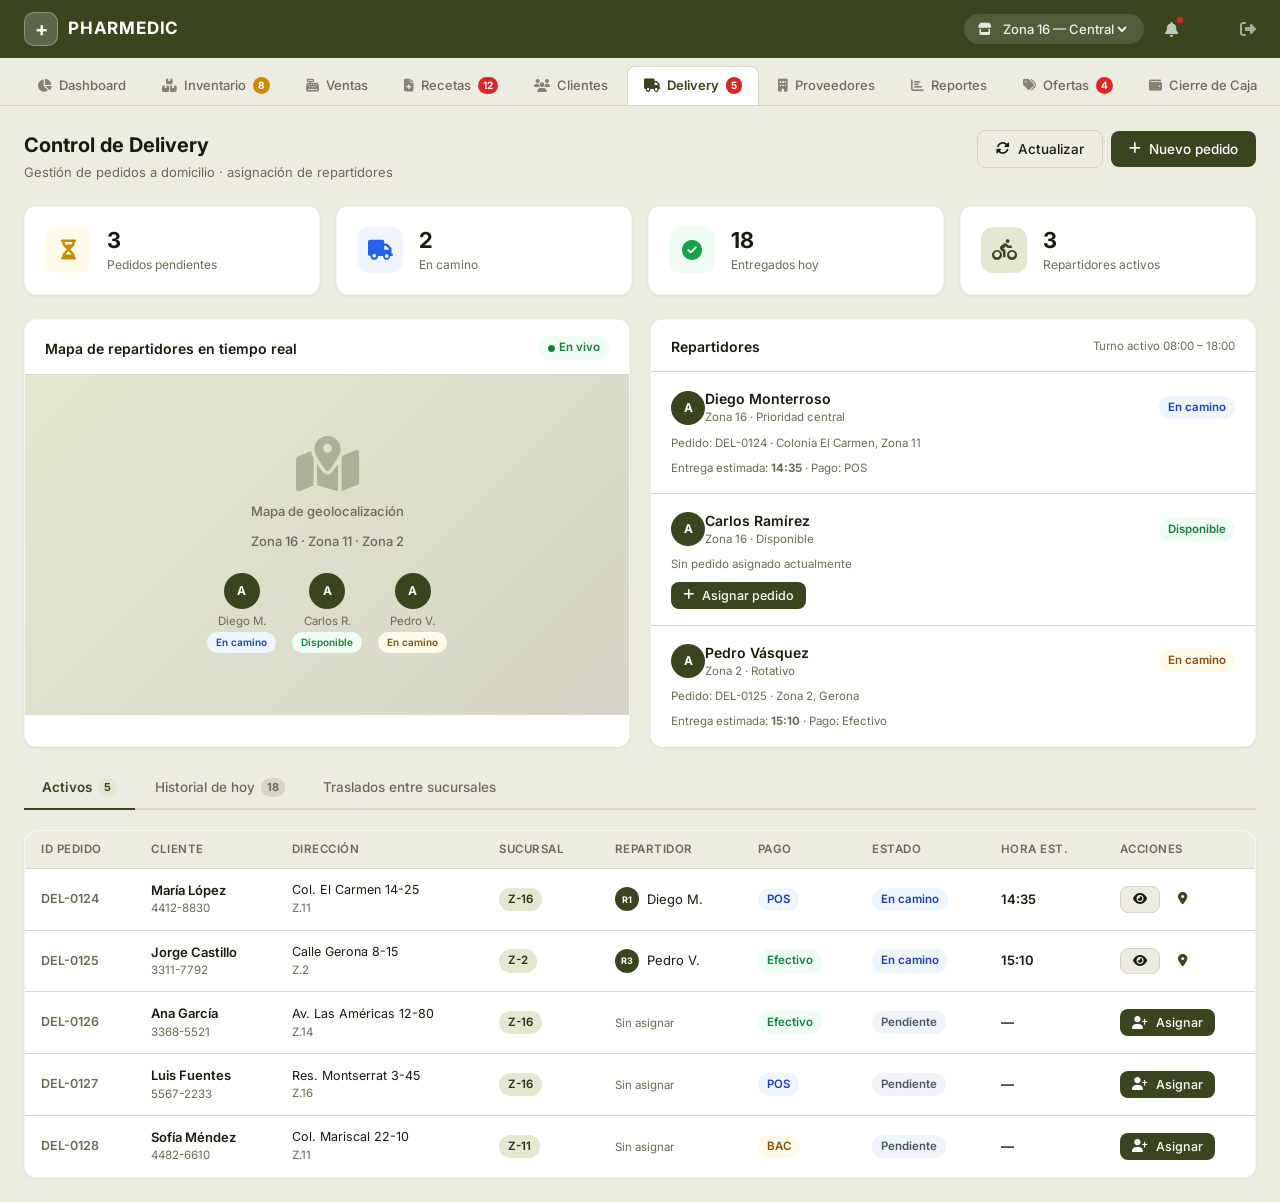
<file: delivery.html>
<!DOCTYPE html>
<html lang="es">
<head>
  <meta charset="UTF-8" />
  <meta name="viewport" content="width=device-width, initial-scale=1.0" />
  <title>PHARMEDIC — Delivery</title>
  <link rel="stylesheet" href="https://cdnjs.cloudflare.com/ajax/libs/font-awesome/6.5.1/css/all.min.css" />
  <link rel="stylesheet" href="css/style.css" />
</head>
<body>
<div class="app-layout">

  <!-- TOPBAR -->
  <header class="topbar">
    <div class="topbar-left">
      <div class="brand-mark">+</div>
      <span class="brand-title">PHARMEDIC</span>
    </div>
    <div class="topbar-right">
      <div class="sucursal-pill">
        <i class="fas fa-store"></i>
        <select><option>Zona 16 — Central</option><option>Zona 11</option><option>Zona 2</option></select>
      </div>
      <button class="icon-btn"><i class="fas fa-bell"></i><span class="notif-badge"></span></button>
      <div class="topbar-avatar">AD</div>
      <a href="index.html" class="topbar-logout" title="Cerrar sesión"><i class="fas fa-right-from-bracket"></i></a>
    </div>
  </header>

  <!-- TAB NAV -->
  <nav class="tabnav">
    <a href="dashboard.html" class="tabnav-item"><i class="fas fa-chart-pie"></i><span>Dashboard</span></a>
    <a href="inventario.html" class="tabnav-item"><i class="fas fa-boxes-stacked"></i><span>Inventario</span><span class="tn-badge warning">8</span></a>
    <a href="ventas.html" class="tabnav-item"><i class="fas fa-cash-register"></i><span>Ventas</span></a>
    <a href="recetas.html" class="tabnav-item"><i class="fas fa-file-medical"></i><span>Recetas</span><span class="tn-badge">12</span></a>
    <a href="clientes.html" class="tabnav-item"><i class="fas fa-users"></i><span>Clientes</span></a>
    <a href="delivery.html" class="tabnav-item active"><i class="fas fa-truck"></i><span>Delivery</span><span class="tn-badge">5</span></a>
    <a href="proveedores.html" class="tabnav-item"><i class="fas fa-building"></i><span>Proveedores</span></a>
    <a href="reportes.html" class="tabnav-item"><i class="fas fa-chart-bar"></i><span>Reportes</span></a>
    <a href="ofertas.html" class="tabnav-item"><i class="fas fa-tags"></i><span>Ofertas</span><span class="tn-badge">4</span></a>
    <a href="cierre-caja.html" class="tabnav-item"><i class="fas fa-wallet"></i><span>Cierre de Caja</span></a>
    <a href="sucursales.html" class="tabnav-item"><i class="fas fa-store"></i><span>Sucursales</span></a>
  </nav>

  <div class="content">

      <div class="page-header">
        <div class="page-header-left">
          <h1>Control de Delivery</h1>
          <p>Gestión de pedidos a domicilio · asignación de repartidores</p>
        </div>
        <div class="page-actions">
          <button class="btn btn-secondary"><i class="fas fa-rotate"></i> Actualizar</button>
          <button class="btn btn-primary"><i class="fas fa-plus"></i> Nuevo pedido</button>
        </div>
      </div>

      <div class="stats-grid mb-24">
        <div class="stat-card">
          <div class="stat-icon amber"><i class="fas fa-hourglass-half"></i></div>
          <div class="stat-info"><div class="stat-value">3</div><div class="stat-label">Pedidos pendientes</div></div>
        </div>
        <div class="stat-card">
          <div class="stat-icon blue"><i class="fas fa-truck"></i></div>
          <div class="stat-info"><div class="stat-value">2</div><div class="stat-label">En camino</div></div>
        </div>
        <div class="stat-card">
          <div class="stat-icon green"><i class="fas fa-circle-check"></i></div>
          <div class="stat-info"><div class="stat-value">18</div><div class="stat-label">Entregados hoy</div></div>
        </div>
        <div class="stat-card">
          <div class="stat-icon primary"><i class="fas fa-person-biking"></i></div>
          <div class="stat-info"><div class="stat-value">3</div><div class="stat-label">Repartidores activos</div></div>
        </div>
      </div>

      <!-- Map + List layout -->
      <div class="grid-2 mb-20">
        <!-- Map placeholder -->
        <div class="card" style="padding:0;overflow:hidden;">
          <div class="card-header">
            <div class="card-title">Mapa de repartidores en tiempo real</div>
            <span class="badge badge-success"><i class="fas fa-circle" style="font-size:7px;"></i> En vivo</span>
          </div>
          <div class="map-placeholder" style="min-height:340px;border-radius:0;border:none;opacity:1;">
            <i class="fas fa-map-location-dot" style="font-size:56px;color:var(--primary);opacity:0.3;"></i>
            <p style="color:var(--text-muted);">Mapa de geolocalización</p>
            <p class="text-xs text-muted">Zona 16 · Zona 11 · Zona 2</p>
            <!-- Repartidor pins simulation -->
            <div class="flex gap-16 mt-12">
              <div style="text-align:center;">
                <div class="user-avatar" style="width:36px;height:36px;font-size:12px;margin:0 auto 4px;">R1</div>
                <div class="text-xs text-muted">Diego M.</div>
                <span class="badge badge-info" style="font-size:10px;">En camino</span>
              </div>
              <div style="text-align:center;">
                <div class="user-avatar" style="width:36px;height:36px;font-size:12px;margin:0 auto 4px;">R2</div>
                <div class="text-xs text-muted">Carlos R.</div>
                <span class="badge badge-success" style="font-size:10px;">Disponible</span>
              </div>
              <div style="text-align:center;">
                <div class="user-avatar" style="width:36px;height:36px;font-size:12px;margin:0 auto 4px;">R3</div>
                <div class="text-xs text-muted">Pedro V.</div>
                <span class="badge badge-warning" style="font-size:10px;">En camino</span>
              </div>
            </div>
          </div>
        </div>

        <!-- Repartidores estado -->
        <div class="card">
          <div class="card-header">
            <div class="card-title">Repartidores</div>
            <span class="text-xs text-muted">Turno activo 08:00 – 18:00</span>
          </div>
          <div class="card-body" style="padding:0;">
            <div style="padding:16px 20px;border-bottom:1px solid var(--border);">
              <div class="flex-between mb-8">
                <div class="flex gap-10" style="align-items:center;">
                  <div class="user-avatar">R1</div>
                  <div>
                    <div class="fw-600">Diego Monterroso</div>
                    <div class="text-xs text-muted">Zona 16 · Prioridad central</div>
                  </div>
                </div>
                <span class="badge badge-info">En camino</span>
              </div>
              <div class="text-xs text-muted">Pedido: DEL-0124 · Colonia El Carmen, Zona 11</div>
              <div class="text-xs text-muted mt-8">Entrega estimada: <strong>14:35</strong> · Pago: POS</div>
            </div>
            <div style="padding:16px 20px;border-bottom:1px solid var(--border);">
              <div class="flex-between mb-8">
                <div class="flex gap-10" style="align-items:center;">
                  <div class="user-avatar" style="background:#2563EB;">R2</div>
                  <div>
                    <div class="fw-600">Carlos Ramírez</div>
                    <div class="text-xs text-muted">Zona 16 · Disponible</div>
                  </div>
                </div>
                <span class="badge badge-success">Disponible</span>
              </div>
              <div class="text-xs text-muted">Sin pedido asignado actualmente</div>
              <button class="btn btn-primary btn-sm mt-8"><i class="fas fa-plus"></i> Asignar pedido</button>
            </div>
            <div style="padding:16px 20px;">
              <div class="flex-between mb-8">
                <div class="flex gap-10" style="align-items:center;">
                  <div class="user-avatar" style="background:#D97706;">R3</div>
                  <div>
                    <div class="fw-600">Pedro Vásquez</div>
                    <div class="text-xs text-muted">Zona 2 · Rotativo</div>
                  </div>
                </div>
                <span class="badge badge-warning">En camino</span>
              </div>
              <div class="text-xs text-muted">Pedido: DEL-0125 · Zona 2, Gerona</div>
              <div class="text-xs text-muted mt-8">Entrega estimada: <strong>15:10</strong> · Pago: Efectivo</div>
            </div>
          </div>
        </div>
      </div>

      <!-- Tabs -->
      <div class="tabs mb-20">
        <div class="tab active">Activos <span class="tab-count">5</span></div>
        <div class="tab">Historial de hoy <span class="tab-count">18</span></div>
        <div class="tab">Traslados entre sucursales</div>
      </div>

      <!-- Panel: Activos -->
      <div id="panel-activos">
        <div class="card">
          <div class="table-wrap">
            <table>
              <thead>
                <tr>
                  <th>ID Pedido</th><th>Cliente</th><th>Dirección</th>
                  <th>Sucursal</th><th>Repartidor</th><th>Pago</th>
                  <th>Estado</th><th>Hora est.</th><th>Acciones</th>
                </tr>
              </thead>
              <tbody id="tbodyActivos"><!-- Render dinámico --></tbody>
            </table>
          </div>
        </div>
      </div>

      <!-- Panel: Historial -->
      <div id="panel-historial" style="display:none;">
        <div class="card">
          <div class="card-header">
            <div><div class="card-title">Historial de hoy — 26 mayo 2026</div></div>
            <span class="badge badge-success">18 entregados</span>
          </div>
          <div class="table-wrap">
            <table>
              <thead>
                <tr><th>ID Pedido</th><th>Cliente</th><th>Dirección</th><th>Repartidor</th><th>Pago</th><th>Hora entrega</th><th>Total</th><th>Estado</th></tr>
              </thead>
              <tbody>
                <tr><td class="fw-600 td-muted">DEL-0123</td><td><div class="fw-600">Ana García Pérez</div><div class="text-xs text-muted">3368-5521</div></td><td><div class="text-sm">Col. El Carmen 14-25, Z.11</div></td><td>Diego M.</td><td><span class="badge badge-success">Efectivo</span></td><td class="fw-600">13:22</td><td class="fw-600">Q 49.50</td><td><span class="badge badge-success"><i class="fas fa-check"></i> Entregado</span></td></tr>
                <tr><td class="fw-600 td-muted">DEL-0122</td><td><div class="fw-600">Roberto Soto</div><div class="text-xs text-muted">5541-2210</div></td><td><div class="text-sm">Res. Vista Hermosa, Z.15</div></td><td>Carlos R.</td><td><span class="badge badge-info">POS</span></td><td class="fw-600">12:45</td><td class="fw-600">Q 185.00</td><td><span class="badge badge-success"><i class="fas fa-check"></i> Entregado</span></td></tr>
                <tr><td class="fw-600 td-muted">DEL-0121</td><td><div class="fw-600">Carmen Orozco</div><div class="text-xs text-muted">4477-8899</div></td><td><div class="text-sm">Calle Reforma 1-50, Z.10</div></td><td>Diego M.</td><td><span class="badge badge-warning">BAC</span></td><td class="fw-600">11:58</td><td class="fw-600">Q 215.00</td><td><span class="badge badge-success"><i class="fas fa-check"></i> Entregado</span></td></tr>
                <tr><td class="fw-600 td-muted">DEL-0120</td><td><div class="fw-600">Fernando Juárez</div><div class="text-xs text-muted">3344-6612</div></td><td><div class="text-sm">Av. Las Américas 5-80, Z.14</div></td><td>Pedro V.</td><td><span class="badge badge-success">Efectivo</span></td><td class="fw-600">11:20</td><td class="fw-600">Q 92.00</td><td><span class="badge badge-success"><i class="fas fa-check"></i> Entregado</span></td></tr>
                <tr><td class="fw-600 td-muted">DEL-0119</td><td><div class="fw-600">Luisa Ramírez</div><div class="text-xs text-muted">5598-3301</div></td><td><div class="text-sm">Blvd. Los Próceres 12-20, Z.11</div></td><td>Carlos R.</td><td><span class="badge badge-info">POS</span></td><td class="fw-600">10:35</td><td class="fw-600">Q 340.00</td><td><span class="badge badge-success"><i class="fas fa-check"></i> Entregado</span></td></tr>
                <tr><td class="fw-600 td-muted">DEL-0118</td><td><div class="fw-600">Mario Pérez</div><div class="text-xs text-muted">4411-0022</div></td><td><div class="text-sm">Col. Mariscal 8-40, Z.11</div></td><td>Diego M.</td><td><span class="badge badge-success">Efectivo</span></td><td class="fw-600">09:58</td><td class="fw-600">Q 67.50</td><td><span class="badge badge-success"><i class="fas fa-check"></i> Entregado</span></td></tr>
              </tbody>
            </table>
          </div>
        </div>
      </div>

      <!-- Panel: Traslados -->
      <div id="panel-traslados" style="display:none;">
        <div class="card">
          <div class="card-header">
            <div><div class="card-title">Traslados entre sucursales</div><div class="card-subtitle">Reposición de stock entre sucursales · hoy</div></div>
            <button class="btn btn-primary btn-sm" onclick="showToast('Módulo de nuevo traslado próximamente', 'info')"><i class="fas fa-plus"></i> Nuevo traslado</button>
          </div>
          <div class="table-wrap">
            <table>
              <thead>
                <tr><th>ID</th><th>Origen</th><th>Destino</th><th>Producto</th><th>Cantidad</th><th>Repartidor</th><th>Estado</th><th>Hora</th></tr>
              </thead>
              <tbody>
                <tr><td class="fw-600 td-muted">TRA-001</td><td><span class="badge badge-primary">Zona 16</span></td><td><span class="badge badge-primary">Zona 2</span></td><td>Metformina 850mg</td><td class="fw-600">50 und.</td><td>Diego M.</td><td><span class="badge badge-success"><i class="fas fa-check"></i> Entregado</span></td><td class="fw-600">11:45</td></tr>
                <tr><td class="fw-600 td-muted">TRA-002</td><td><span class="badge badge-primary">Zona 16</span></td><td><span class="badge badge-primary">Zona 11</span></td><td>Paracetamol 500mg</td><td class="fw-600">200 und.</td><td>Carlos R.</td><td><span class="badge badge-info">En tránsito</span></td><td class="fw-600">14:10</td></tr>
                <tr><td class="fw-600 td-muted">TRA-003</td><td><span class="badge badge-primary">Zona 11</span></td><td><span class="badge badge-primary">Zona 2</span></td><td>Losartán 50mg</td><td class="fw-600">30 und.</td><td><span class="text-muted text-xs">Sin asignar</span></td><td><span class="badge badge-neutral">Pendiente</span></td><td class="text-muted">—</td></tr>
              </tbody>
            </table>
          </div>
        </div>
      </div>

  </div>
</div>
<script src="js/main.js"></script>
<script>
  /* ── Datos ── */
  const PEDIDOS = [
    { id:'DEL-0124', cliente:'María López',    tel:'4412-8830', dir:'Col. El Carmen 14-25, Z.11',   sucursal:'Z-16', repartidor:'Diego Monterroso', rId:'R1', pago:'POS',      estado:'En camino', hora:'14:35' },
    { id:'DEL-0125', cliente:'Jorge Castillo', tel:'3311-7792', dir:'Calle Gerona 8-15, Z.2',        sucursal:'Z-2',  repartidor:'Pedro Vásquez',    rId:'R3', pago:'Efectivo', estado:'En camino', hora:'15:10' },
    { id:'DEL-0126', cliente:'Ana García',     tel:'3368-5521', dir:'Av. Las Américas 12-80, Z.14',  sucursal:'Z-16', repartidor:null, rId:null,      pago:'Efectivo', estado:'Pendiente', hora:'—' },
    { id:'DEL-0127', cliente:'Luis Fuentes',   tel:'5567-2233', dir:'Res. Montserrat 3-45, Z.16',    sucursal:'Z-16', repartidor:null, rId:null,      pago:'POS',      estado:'Pendiente', hora:'—' },
    { id:'DEL-0128', cliente:'Sofía Méndez',   tel:'4482-6610', dir:'Col. Mariscal 22-10, Z.11',     sucursal:'Z-11', repartidor:null, rId:null,      pago:'BAC',      estado:'Pendiente', hora:'—' },
  ];

  const REPARTIDORES = [
    { id:'R1', nombre:'Diego Monterroso', zona:'Zona 16', estado:'En camino'  },
    { id:'R2', nombre:'Carlos Ramírez',   zona:'Zona 16', estado:'Disponible' },
    { id:'R3', nombre:'Pedro Vásquez',    zona:'Zona 2',  estado:'En camino'  },
  ];

  /* ── Sync con app del repartidor (localStorage) ── */
  function aplicarUpdates() {
    const updates = JSON.parse(localStorage.getItem('ph_delivery_updates') || '{}');
    Object.entries(updates).forEach(([key, val]) => {
      if (key.startsWith('_rep_')) {
        const rep = REPARTIDORES.find(r => r.nombre === key.replace('_rep_', ''));
        if (rep) rep.estado = val;
      } else {
        const pedido = PEDIDOS.find(p => p.id === key);
        if (pedido) pedido.estado = val;
      }
    });
  }

  /* ── Render tabla activos ── */
  function renderTablaActivos() {
    const tbody = document.getElementById('tbodyActivos');
    if (!tbody) return;
    const activos = PEDIDOS.filter(p => p.estado !== 'Entregado');
    tbody.innerHTML = activos.map(p => {
      const idx = PEDIDOS.indexOf(p);
      const estadoBadge = p.estado === 'En camino' ? 'badge-info' : 'badge-neutral';
      const pagoBadge   = p.pago === 'POS' ? 'badge-info' : p.pago === 'BAC' ? 'badge-warning' : 'badge-success';
      const partes = p.repartidor ? p.repartidor.split(' ') : null;
      const rCorto = partes ? partes[0] + ' ' + (partes[1]?.[0] || '') + '.' : null;
      const rCell = p.repartidor
        ? `<div class="flex gap-8" style="align-items:center;"><div class="user-avatar" style="width:24px;height:24px;font-size:9px;flex-shrink:0;">${p.rId}</div>${rCorto}</div>`
        : `<span class="text-muted text-xs">Sin asignar</span>`;
      const dp = p.dir.split(',');
      const accionesCell = p.repartidor
        ? `<div class="actions-cell">
             <button class="btn btn-secondary btn-sm" onclick="verPedido(${idx})"><i class="fas fa-eye"></i></button>
             <button class="btn btn-ghost btn-sm" onclick="verUbicacion(${idx})"><i class="fas fa-location-dot"></i></button>
           </div>`
        : `<div class="actions-cell">
             <button class="btn btn-primary btn-sm" onclick="asignarRepartidor(${idx})"><i class="fas fa-user-plus"></i> Asignar</button>
           </div>`;
      return `<tr>
        <td class="td-muted fw-600">${p.id}</td>
        <td><div class="fw-600">${p.cliente}</div><div class="text-xs text-muted">${p.tel}</div></td>
        <td><div class="text-sm">${dp[0]}</div><div class="text-xs text-muted">${dp.slice(1).join(',').trim()}</div></td>
        <td><span class="badge badge-primary">${p.sucursal}</span></td>
        <td>${rCell}</td>
        <td><span class="badge ${pagoBadge}">${p.pago}</span></td>
        <td><span class="badge ${estadoBadge}">${p.estado}</span></td>
        <td class="fw-600">${p.hora}</td>
        <td>${accionesCell}</td>
      </tr>`;
    }).join('');
    const cntEl = document.querySelector('.tabs .tab .tab-count');
    if (cntEl) cntEl.textContent = activos.length;
  }

  /* ── Ver detalle ── */
  function verPedido(idx) {
    const p = PEDIDOS[idx];
    const estadoColor = p.estado === 'En camino' ? 'badge-info' : p.estado === 'Pendiente' ? 'badge-neutral' : 'badge-success';
    showModal('Detalle de pedido ' + p.id, `
      <div class="grid-2" style="font-size:13px;gap:12px;">
        <div><span style="color:var(--text-muted);">Cliente</span><div class="fw-600">${p.cliente}</div></div>
        <div><span style="color:var(--text-muted);">Teléfono</span><div class="fw-600">${p.tel}</div></div>
        <div style="grid-column:1/-1"><span style="color:var(--text-muted);">Dirección</span><div class="fw-600">${p.dir}</div></div>
        <div><span style="color:var(--text-muted);">Sucursal origen</span><div class="fw-600">${p.sucursal}</div></div>
        <div><span style="color:var(--text-muted);">Método de pago</span><div class="fw-600">${p.pago}</div></div>
        <div><span style="color:var(--text-muted);">Repartidor</span><div class="fw-600">${p.repartidor || 'Sin asignar'}</div></div>
        <div><span style="color:var(--text-muted);">Hora estimada</span><div class="fw-600">${p.hora}</div></div>
        <div style="grid-column:1/-1"><span style="color:var(--text-muted);">Estado</span><div style="margin-top:4px;"><span class="badge ${estadoColor}">${p.estado}</span></div></div>
      </div>
    `, [
      p.estado === 'En camino'
        ? { label:'<i class="fas fa-circle-check"></i> Marcar entregado', style:'btn-primary', action: () => {
              PEDIDOS[idx].estado = 'Entregado';
              const rep = REPARTIDORES.find(r => r.id === p.rId);
              if (rep) rep.estado = 'Disponible';
              showToast(p.id + ' marcado como entregado', 'success');
              closeModal();
              renderTablaActivos();
            }}
        : { label:'<i class="fas fa-user-plus"></i> Asignar repartidor', style:'btn-primary', action: () => {
              closeModal();
              setTimeout(() => asignarRepartidor(idx), 200);
            }},
      { label:'Cerrar', style:'btn-secondary', action: closeModal }
    ]);
  }

  /* ── Ver ubicación ── */
  function verUbicacion(idx) {
    const p = PEDIDOS[idx];
    showModal('Ubicación — ' + p.id, `
      <div style="background:var(--primary-light);border-radius:var(--radius);padding:20px;text-align:center;margin-bottom:14px;">
        <i class="fas fa-map-location-dot" style="font-size:48px;color:var(--primary);opacity:.5;display:block;margin-bottom:10px;"></i>
        <div style="font-size:13px;color:var(--text-muted);">Simulación de mapa</div>
        <div class="fw-600" style="margin-top:4px;">${p.dir}</div>
      </div>
      <div style="font-size:13px;">
        <div class="flex-between" style="padding:6px 0;border-bottom:1px solid var(--border);">
          <span style="color:var(--text-muted);">Repartidor</span><strong>${p.repartidor || 'Sin asignar'}</strong>
        </div>
        <div class="flex-between" style="padding:6px 0;border-bottom:1px solid var(--border);">
          <span style="color:var(--text-muted);">Estado</span><strong>${p.estado}</strong>
        </div>
        <div class="flex-between" style="padding:6px 0;">
          <span style="color:var(--text-muted);">ETA</span><strong>${p.hora}</strong>
        </div>
      </div>
    `, [{ label:'Cerrar', style:'btn-secondary', action: closeModal }]);
  }

  /* ── Asignar repartidor ── */
  function asignarRepartidor(idx) {
    const p = PEDIDOS[idx];
    const disponibles = REPARTIDORES.filter(r => r.estado === 'Disponible');
    const opts = REPARTIDORES.map(r =>
      `<option value="${r.id}" ${r.estado !== 'Disponible' ? 'disabled' : ''}>${r.nombre} · ${r.zona} (${r.estado})</option>`
    ).join('');
    showModal('Asignar repartidor — ' + p.id, `
      <div class="form-group">
        <label>Pedido</label>
        <div style="background:var(--bg);padding:10px 14px;border-radius:var(--radius-sm);font-size:13px;">
          <strong>${p.id}</strong> · ${p.cliente} · ${p.dir}
        </div>
      </div>
      <div class="form-group">
        <label>Seleccionar repartidor</label>
        <select class="form-control" id="selRepartidor">
          <option value="">— Elegir repartidor —</option>
          ${opts}
        </select>
      </div>
      <div class="form-group">
        <label>Hora estimada de entrega</label>
        <input class="form-control" type="time" id="selHora" value="15:30"/>
      </div>
      ${disponibles.length === 0 ? '<div class="alert alert-warning" style="margin-top:8px;"><i class="fas fa-triangle-exclamation"></i><span>No hay repartidores disponibles en este momento.</span></div>' : ''}
    `, [
      { label:'Confirmar asignación', style:'btn-primary', action: () => {
          const rId  = document.getElementById('selRepartidor')?.value;
          const hora = document.getElementById('selHora')?.value || '—';
          if (!rId) { showToast('Selecciona un repartidor', 'warning'); return; }
          const rep = REPARTIDORES.find(r => r.id === rId);
          PEDIDOS[idx].repartidor = rep.nombre;
          PEDIDOS[idx].rId        = rId;
          PEDIDOS[idx].hora       = hora;
          PEDIDOS[idx].estado     = 'En camino';
          rep.estado = 'En camino';
          showToast(p.id + ' asignado a ' + rep.nombre, 'success');
          closeModal();
          renderTablaActivos();
        }},
      { label:'Cancelar', style:'btn-secondary', action: closeModal }
    ]);
  }

  /* ── Nuevo pedido ── */
  function nuevoPedido() {
    showModal('Nuevo Pedido de Delivery', `
      <div class="grid-2">
        <div class="form-group">
          <label>DPI del cliente <span style="color:var(--text-muted);font-size:11px;">(13 caracteres)</span></label>
          <input class="form-control" placeholder="0000-00000-0000" id="npDpi" maxlength="13"/>
        </div>
        <div class="form-group">
          <label>Teléfono <span style="color:var(--text-muted);font-size:11px;">(8 dígitos)</span></label>
          <input class="form-control" placeholder="XXXX-XXXX" id="npTel" maxlength="9"/>
        </div>
      </div>
      <div class="form-group">
        <label>Nombre del cliente</label>
        <input class="form-control" placeholder="Nombre completo" id="npNombre"/>
      </div>
      <div class="form-group">
        <label>Dirección de entrega</label>
        <input class="form-control" placeholder="Dirección completa, Zona X" id="npDir"/>
      </div>
      <div class="grid-2">
        <div class="form-group">
          <label>Sucursal origen</label>
          <select class="form-control" id="npSuc">
            <option value="Z-16">Zona 16 — Central</option>
            <option value="Z-11">Zona 11</option>
            <option value="Z-2">Zona 2</option>
          </select>
        </div>
        <div class="form-group">
          <label>Método de pago</label>
          <select class="form-control" id="npPago">
            <option>Efectivo</option><option>POS</option><option>BAC</option>
          </select>
        </div>
      </div>
      <div class="form-group">
        <label>Notas del pedido</label>
        <textarea class="form-control" rows="2" placeholder="Instrucciones especiales..." id="npNotas"></textarea>
      </div>
    `, [
      { label:'Crear pedido', style:'btn-primary', action: () => {
          const nombre = document.getElementById('npNombre')?.value?.trim();
          const dir    = document.getElementById('npDir')?.value?.trim();
          const tel    = document.getElementById('npTel')?.value?.trim() || '—';
          if (!nombre) { showToast('Ingresa el nombre del cliente', 'warning'); return; }
          if (!dir)    { showToast('Ingresa la dirección de entrega', 'warning'); return; }
          const lastNum = Math.max(...PEDIDOS.map(p => parseInt(p.id.replace('DEL-0', ''))));
          const newId   = 'DEL-0' + (lastNum + 1);
          PEDIDOS.push({
            id: newId, cliente: nombre, tel: tel, dir: dir,
            sucursal:   document.getElementById('npSuc')?.value  || 'Z-16',
            repartidor: null, rId: null,
            pago:       document.getElementById('npPago')?.value || 'Efectivo',
            estado: 'Pendiente', hora: '—'
          });
          showToast('Pedido ' + newId + ' creado exitosamente', 'success');
          closeModal();
          renderTablaActivos();
        }},
      { label:'Cancelar', style:'btn-secondary', action: closeModal }
    ]);
  }

  /* ── Init ── */
  document.addEventListener('DOMContentLoaded', () => {
    aplicarUpdates();
    renderTablaActivos();

    /* Tab switching */
    document.querySelector('.tabs')?.addEventListener('tabchange', e => {
      ['panel-activos', 'panel-historial', 'panel-traslados'].forEach((id, i) => {
        const el = document.getElementById(id);
        if (el) el.style.display = e.detail.index === i ? '' : 'none';
      });
    });

    /* Nuevo pedido */
    document.querySelector('.page-actions .btn-primary')?.addEventListener('click', nuevoPedido);

    /* Actualizar */
    document.querySelector('.page-actions .btn-secondary')?.addEventListener('click', () => {
      aplicarUpdates();
      renderTablaActivos();
      showToast('Panel actualizado', 'success');
    });

    /* Asignar desde tarjeta de repartidor disponible */
    document.querySelector('.card-body .btn-primary')?.addEventListener('click', () => {
      const pendiente = PEDIDOS.find(p => p.estado === 'Pendiente');
      if (pendiente) asignarRepartidor(PEDIDOS.indexOf(pendiente));
      else showToast('No hay pedidos pendientes por asignar', 'info');
    });
  });
</script>
</body>
</html>
</file>
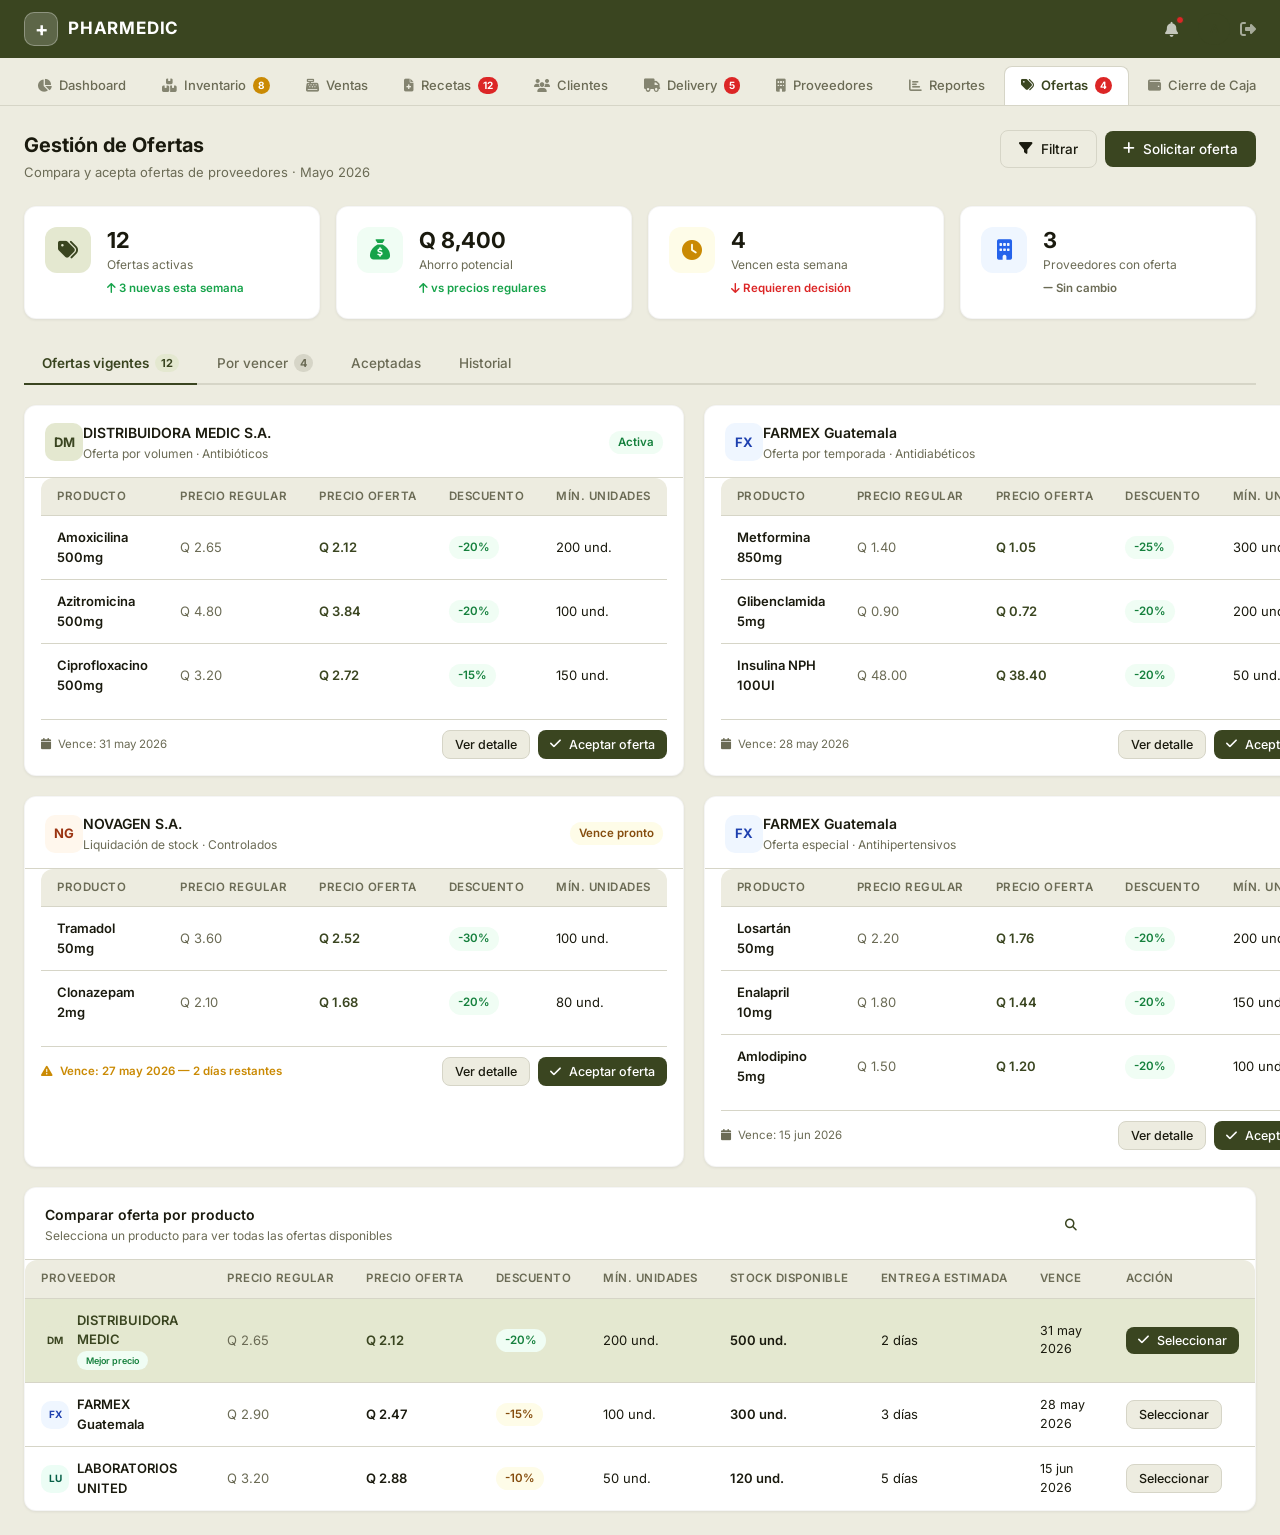
<file: ofertas.html>
<!DOCTYPE html>
<html lang="es">
<head>
  <meta charset="UTF-8" />
  <meta name="viewport" content="width=device-width, initial-scale=1.0" />
  <title>PHARMEDIC — Ofertas</title>
  <link rel="stylesheet" href="https://cdnjs.cloudflare.com/ajax/libs/font-awesome/6.5.1/css/all.min.css" />
  <link rel="stylesheet" href="css/style.css" />
</head>
<body>
<div class="app-layout">

  <!-- TOPBAR -->
  <header class="topbar">
    <div class="topbar-left">
      <div class="brand-mark">+</div>
      <span class="brand-title">PHARMEDIC</span>
    </div>
    <div class="topbar-right">
      <button class="icon-btn"><i class="fas fa-bell"></i><span class="notif-badge"></span></button>
      <div class="topbar-avatar">AD</div>
      <a href="index.html" class="topbar-logout" title="Cerrar sesión"><i class="fas fa-right-from-bracket"></i></a>
    </div>
  </header>

  <!-- TAB NAV -->
  <nav class="tabnav">
    <a href="dashboard.html" class="tabnav-item"><i class="fas fa-chart-pie"></i><span>Dashboard</span></a>
    <a href="inventario.html" class="tabnav-item"><i class="fas fa-boxes-stacked"></i><span>Inventario</span><span class="tn-badge warning">8</span></a>
    <a href="ventas.html" class="tabnav-item"><i class="fas fa-cash-register"></i><span>Ventas</span></a>
    <a href="recetas.html" class="tabnav-item"><i class="fas fa-file-medical"></i><span>Recetas</span><span class="tn-badge">12</span></a>
    <a href="clientes.html" class="tabnav-item"><i class="fas fa-users"></i><span>Clientes</span></a>
    <a href="delivery.html" class="tabnav-item"><i class="fas fa-truck"></i><span>Delivery</span><span class="tn-badge">5</span></a>
    <a href="proveedores.html" class="tabnav-item"><i class="fas fa-building"></i><span>Proveedores</span></a>
    <a href="reportes.html" class="tabnav-item"><i class="fas fa-chart-bar"></i><span>Reportes</span></a>
    <a href="ofertas.html" class="tabnav-item active"><i class="fas fa-tags"></i><span>Ofertas</span><span class="tn-badge">4</span></a>
    <a href="cierre-caja.html" class="tabnav-item"><i class="fas fa-wallet"></i><span>Cierre de Caja</span></a>
    <a href="sucursales.html" class="tabnav-item"><i class="fas fa-store"></i><span>Sucursales</span></a>
  </nav>

  <div class="content">

      <div class="page-header">
        <div class="page-header-left">
          <h1>Gestión de Ofertas</h1>
          <p>Compara y acepta ofertas de proveedores · Mayo 2026</p>
        </div>
        <div class="page-actions">
          <button class="btn btn-secondary"><i class="fas fa-filter"></i> Filtrar</button>
          <button class="btn btn-primary" onclick="solicitarOferta()"><i class="fas fa-plus"></i> Solicitar oferta</button>
        </div>
      </div>

      <!-- KPI Cards -->
      <div class="stats-grid mb-24">
        <div class="stat-card">
          <div class="stat-icon primary"><i class="fas fa-tags"></i></div>
          <div class="stat-info">
            <div class="stat-value">12</div>
            <div class="stat-label">Ofertas activas</div>
            <div class="stat-change up"><i class="fas fa-arrow-up"></i> 3 nuevas esta semana</div>
          </div>
        </div>
        <div class="stat-card">
          <div class="stat-icon green"><i class="fas fa-sack-dollar"></i></div>
          <div class="stat-info">
            <div class="stat-value">Q 8,400</div>
            <div class="stat-label">Ahorro potencial</div>
            <div class="stat-change up"><i class="fas fa-arrow-up"></i> vs precios regulares</div>
          </div>
        </div>
        <div class="stat-card">
          <div class="stat-icon amber"><i class="fas fa-clock"></i></div>
          <div class="stat-info">
            <div class="stat-value">4</div>
            <div class="stat-label">Vencen esta semana</div>
            <div class="stat-change down"><i class="fas fa-arrow-down"></i> Requieren decisión</div>
          </div>
        </div>
        <div class="stat-card">
          <div class="stat-icon blue"><i class="fas fa-building"></i></div>
          <div class="stat-info">
            <div class="stat-value">3</div>
            <div class="stat-label">Proveedores con oferta</div>
            <div class="stat-change neutral"><i class="fas fa-minus"></i> Sin cambio</div>
          </div>
        </div>
      </div>

      <!-- Tabs -->
      <div class="tabs mb-20">
        <div class="tab active">Ofertas vigentes <span class="tab-count">12</span></div>
        <div class="tab">Por vencer <span class="tab-count">4</span></div>
        <div class="tab">Aceptadas</div>
        <div class="tab">Historial</div>
      </div>

      <!-- Offer cards -->
      <div class="grid-2 mb-20">

        <!-- Oferta 1 -->
        <div class="card">
          <div class="card-header">
            <div class="flex gap-10" style="align-items:center;">
              <div class="provider-initials" style="width:38px;height:38px;font-size:13px;flex-shrink:0;">DM</div>
              <div>
                <div class="card-title">DISTRIBUIDORA MEDIC S.A.</div>
                <div class="card-subtitle">Oferta por volumen · Antibióticos</div>
              </div>
            </div>
            <span class="badge badge-success">Activa</span>
          </div>
          <div class="card-body" style="padding:0 16px 16px;">
            <div class="table-wrap">
              <table>
                <thead>
                  <tr>
                    <th>Producto</th>
                    <th>Precio regular</th>
                    <th>Precio oferta</th>
                    <th>Descuento</th>
                    <th>Mín. unidades</th>
                  </tr>
                </thead>
                <tbody>
                  <tr>
                    <td class="fw-600">Amoxicilina 500mg</td>
                    <td class="text-muted">Q 2.65</td>
                    <td class="fw-600 text-primary">Q 2.12</td>
                    <td><span class="badge badge-success">-20%</span></td>
                    <td>200 und.</td>
                  </tr>
                  <tr>
                    <td class="fw-600">Azitromicina 500mg</td>
                    <td class="text-muted">Q 4.80</td>
                    <td class="fw-600 text-primary">Q 3.84</td>
                    <td><span class="badge badge-success">-20%</span></td>
                    <td>100 und.</td>
                  </tr>
                  <tr>
                    <td class="fw-600">Ciprofloxacino 500mg</td>
                    <td class="text-muted">Q 3.20</td>
                    <td class="fw-600 text-primary">Q 2.72</td>
                    <td><span class="badge badge-success">-15%</span></td>
                    <td>150 und.</td>
                  </tr>
                </tbody>
              </table>
            </div>
            <div class="flex-between mt-12" style="padding-top:10px;border-top:1px solid var(--border);">
              <div class="text-xs text-muted"><i class="fas fa-calendar" style="margin-right:4px;"></i> Vence: 31 may 2026</div>
              <div class="flex gap-8">
                <button class="btn btn-secondary btn-sm" onclick="verDetalleOferta(1)">Ver detalle</button>
                <button class="btn btn-primary btn-sm"><i class="fas fa-check"></i> Aceptar oferta</button>
              </div>
            </div>
          </div>
        </div>

        <!-- Oferta 2 -->
        <div class="card">
          <div class="card-header">
            <div class="flex gap-10" style="align-items:center;">
              <div class="provider-initials" style="width:38px;height:38px;font-size:13px;flex-shrink:0;background:#EFF6FF;color:#1E40AF;">FX</div>
              <div>
                <div class="card-title">FARMEX Guatemala</div>
                <div class="card-subtitle">Oferta por temporada · Antidiabéticos</div>
              </div>
            </div>
            <span class="badge badge-success">Activa</span>
          </div>
          <div class="card-body" style="padding:0 16px 16px;">
            <div class="table-wrap">
              <table>
                <thead>
                  <tr>
                    <th>Producto</th>
                    <th>Precio regular</th>
                    <th>Precio oferta</th>
                    <th>Descuento</th>
                    <th>Mín. unidades</th>
                  </tr>
                </thead>
                <tbody>
                  <tr>
                    <td class="fw-600">Metformina 850mg</td>
                    <td class="text-muted">Q 1.40</td>
                    <td class="fw-600 text-primary">Q 1.05</td>
                    <td><span class="badge badge-success">-25%</span></td>
                    <td>300 und.</td>
                  </tr>
                  <tr>
                    <td class="fw-600">Glibenclamida 5mg</td>
                    <td class="text-muted">Q 0.90</td>
                    <td class="fw-600 text-primary">Q 0.72</td>
                    <td><span class="badge badge-success">-20%</span></td>
                    <td>200 und.</td>
                  </tr>
                  <tr>
                    <td class="fw-600">Insulina NPH 100UI</td>
                    <td class="text-muted">Q 48.00</td>
                    <td class="fw-600 text-primary">Q 38.40</td>
                    <td><span class="badge badge-success">-20%</span></td>
                    <td>50 und.</td>
                  </tr>
                </tbody>
              </table>
            </div>
            <div class="flex-between mt-12" style="padding-top:10px;border-top:1px solid var(--border);">
              <div class="text-xs text-muted"><i class="fas fa-calendar" style="margin-right:4px;"></i> Vence: 28 may 2026</div>
              <div class="flex gap-8">
                <button class="btn btn-secondary btn-sm" onclick="verDetalleOferta(2)">Ver detalle</button>
                <button class="btn btn-primary btn-sm"><i class="fas fa-check"></i> Aceptar oferta</button>
              </div>
            </div>
          </div>
        </div>

        <!-- Oferta 3 -->
        <div class="card">
          <div class="card-header">
            <div class="flex gap-10" style="align-items:center;">
              <div class="provider-initials" style="width:38px;height:38px;font-size:13px;flex-shrink:0;background:#FFF7ED;color:#9A3412;">NG</div>
              <div>
                <div class="card-title">NOVAGEN S.A.</div>
                <div class="card-subtitle">Liquidación de stock · Controlados</div>
              </div>
            </div>
            <span class="badge badge-warning">Vence pronto</span>
          </div>
          <div class="card-body" style="padding:0 16px 16px;">
            <div class="table-wrap">
              <table>
                <thead>
                  <tr>
                    <th>Producto</th>
                    <th>Precio regular</th>
                    <th>Precio oferta</th>
                    <th>Descuento</th>
                    <th>Mín. unidades</th>
                  </tr>
                </thead>
                <tbody>
                  <tr>
                    <td class="fw-600">Tramadol 50mg</td>
                    <td class="text-muted">Q 3.60</td>
                    <td class="fw-600 text-primary">Q 2.52</td>
                    <td><span class="badge badge-success">-30%</span></td>
                    <td>100 und.</td>
                  </tr>
                  <tr>
                    <td class="fw-600">Clonazepam 2mg</td>
                    <td class="text-muted">Q 2.10</td>
                    <td class="fw-600 text-primary">Q 1.68</td>
                    <td><span class="badge badge-success">-20%</span></td>
                    <td>80 und.</td>
                  </tr>
                </tbody>
              </table>
            </div>
            <div class="flex-between mt-12" style="padding-top:10px;border-top:1px solid var(--border);">
              <div class="text-xs" style="color:var(--warning);font-weight:600;"><i class="fas fa-triangle-exclamation" style="margin-right:4px;"></i> Vence: 27 may 2026 — 2 días restantes</div>
              <div class="flex gap-8">
                <button class="btn btn-secondary btn-sm" onclick="verDetalleOferta(3)">Ver detalle</button>
                <button class="btn btn-primary btn-sm"><i class="fas fa-check"></i> Aceptar oferta</button>
              </div>
            </div>
          </div>
        </div>

        <!-- Oferta 4 -->
        <div class="card">
          <div class="card-header">
            <div class="flex gap-10" style="align-items:center;">
              <div class="provider-initials" style="width:38px;height:38px;font-size:13px;flex-shrink:0;background:#EFF6FF;color:#1E40AF;">FX</div>
              <div>
                <div class="card-title">FARMEX Guatemala</div>
                <div class="card-subtitle">Oferta especial · Antihipertensivos</div>
              </div>
            </div>
            <span class="badge badge-success">Activa</span>
          </div>
          <div class="card-body" style="padding:0 16px 16px;">
            <div class="table-wrap">
              <table>
                <thead>
                  <tr>
                    <th>Producto</th>
                    <th>Precio regular</th>
                    <th>Precio oferta</th>
                    <th>Descuento</th>
                    <th>Mín. unidades</th>
                  </tr>
                </thead>
                <tbody>
                  <tr>
                    <td class="fw-600">Losartán 50mg</td>
                    <td class="text-muted">Q 2.20</td>
                    <td class="fw-600 text-primary">Q 1.76</td>
                    <td><span class="badge badge-success">-20%</span></td>
                    <td>200 und.</td>
                  </tr>
                  <tr>
                    <td class="fw-600">Enalapril 10mg</td>
                    <td class="text-muted">Q 1.80</td>
                    <td class="fw-600 text-primary">Q 1.44</td>
                    <td><span class="badge badge-success">-20%</span></td>
                    <td>150 und.</td>
                  </tr>
                  <tr>
                    <td class="fw-600">Amlodipino 5mg</td>
                    <td class="text-muted">Q 1.50</td>
                    <td class="fw-600 text-primary">Q 1.20</td>
                    <td><span class="badge badge-success">-20%</span></td>
                    <td>100 und.</td>
                  </tr>
                </tbody>
              </table>
            </div>
            <div class="flex-between mt-12" style="padding-top:10px;border-top:1px solid var(--border);">
              <div class="text-xs text-muted"><i class="fas fa-calendar" style="margin-right:4px;"></i> Vence: 15 jun 2026</div>
              <div class="flex gap-8">
                <button class="btn btn-secondary btn-sm" onclick="verDetalleOferta(4)">Ver detalle</button>
                <button class="btn btn-primary btn-sm"><i class="fas fa-check"></i> Aceptar oferta</button>
              </div>
            </div>
          </div>
        </div>

      </div>

      <!-- Comparativa de ofertas por producto -->
      <div class="card">
        <div class="card-header">
          <div><div class="card-title">Comparar oferta por producto</div><div class="card-subtitle">Selecciona un producto para ver todas las ofertas disponibles</div></div>
          <div class="flex gap-8">
            <div class="sucursal-select" style="gap:6px;">
              <i class="fas fa-search" style="color:var(--primary);font-size:12px;"></i>
              <select>
                <option>Amoxicilina 500mg</option>
                <option>Metformina 850mg</option>
                <option>Tramadol 50mg</option>
                <option>Losartán 50mg</option>
              </select>
            </div>
          </div>
        </div>
        <div class="table-wrap">
          <table>
            <thead>
              <tr>
                <th>Proveedor</th>
                <th>Precio regular</th>
                <th>Precio oferta</th>
                <th>Descuento</th>
                <th>Mín. unidades</th>
                <th>Stock disponible</th>
                <th>Entrega estimada</th>
                <th>Vence</th>
                <th>Acción</th>
              </tr>
            </thead>
            <tbody>
              <tr style="background:var(--primary-light);">
                <td>
                  <div class="flex gap-8" style="align-items:center;">
                    <div class="provider-initials" style="width:28px;height:28px;font-size:10px;flex-shrink:0;">DM</div>
                    <div>
                      <div class="fw-600 text-primary">DISTRIBUIDORA MEDIC</div>
                      <span class="badge badge-success" style="font-size:9px;">Mejor precio</span>
                    </div>
                  </div>
                </td>
                <td class="text-muted">Q 2.65</td>
                <td class="fw-600 text-primary">Q 2.12</td>
                <td><span class="badge badge-success">-20%</span></td>
                <td>200 und.</td>
                <td class="fw-600">500 und.</td>
                <td>2 días</td>
                <td class="text-sm">31 may 2026</td>
                <td><button class="btn btn-primary btn-sm"><i class="fas fa-check"></i> Seleccionar</button></td>
              </tr>
              <tr>
                <td>
                  <div class="flex gap-8" style="align-items:center;">
                    <div class="provider-initials" style="width:28px;height:28px;font-size:10px;flex-shrink:0;background:#EFF6FF;color:#1E40AF;">FX</div>
                    <div class="fw-600">FARMEX Guatemala</div>
                  </div>
                </td>
                <td class="text-muted">Q 2.90</td>
                <td class="fw-600">Q 2.47</td>
                <td><span class="badge badge-warning">-15%</span></td>
                <td>100 und.</td>
                <td class="fw-600">300 und.</td>
                <td>3 días</td>
                <td class="text-sm">28 may 2026</td>
                <td><button class="btn btn-secondary btn-sm">Seleccionar</button></td>
              </tr>
              <tr>
                <td>
                  <div class="flex gap-8" style="align-items:center;">
                    <div class="provider-initials" style="width:28px;height:28px;font-size:10px;flex-shrink:0;background:#ECFDF5;color:#065F46;">LU</div>
                    <div class="fw-600">LABORATORIOS UNITED</div>
                  </div>
                </td>
                <td class="text-muted">Q 3.20</td>
                <td class="fw-600">Q 2.88</td>
                <td><span class="badge badge-warning">-10%</span></td>
                <td>50 und.</td>
                <td class="fw-600">120 und.</td>
                <td>5 días</td>
                <td class="text-sm">15 jun 2026</td>
                <td><button class="btn btn-secondary btn-sm">Seleccionar</button></td>
              </tr>
            </tbody>
          </table>
        </div>
      </div>

  </div>
</div>
<script src="js/main.js"></script>
</body>
</html>
</file>
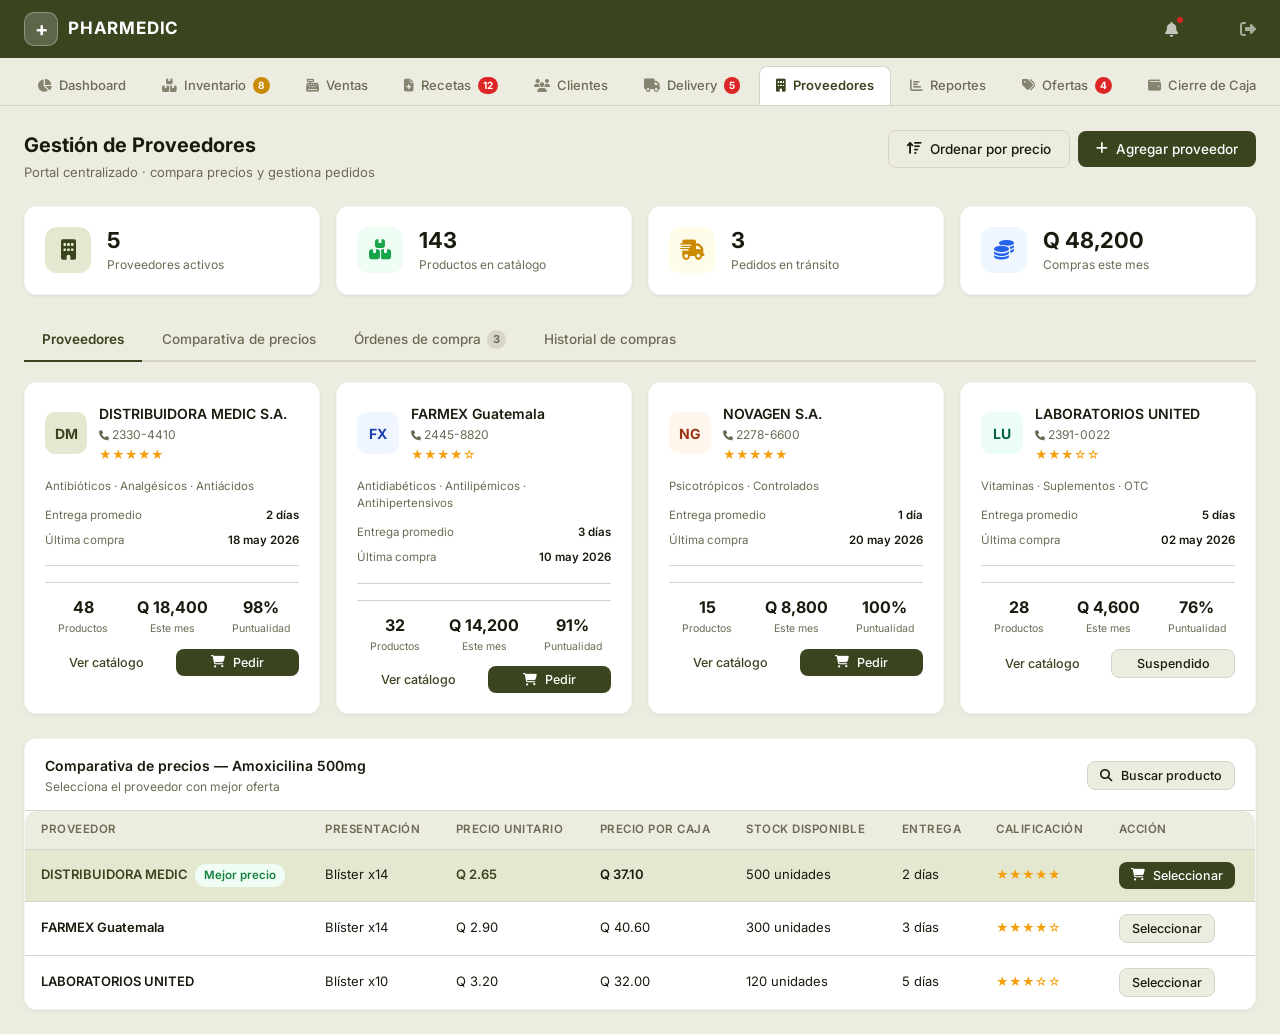
<file: proveedores.html>
<!DOCTYPE html>
<html lang="es">
<head>
  <meta charset="UTF-8" />
  <meta name="viewport" content="width=device-width, initial-scale=1.0" />
  <title>PHARMEDIC — Proveedores</title>
  <link rel="stylesheet" href="https://cdnjs.cloudflare.com/ajax/libs/font-awesome/6.5.1/css/all.min.css" />
  <link rel="stylesheet" href="css/style.css" />
</head>
<body>
<div class="app-layout">

  <!-- TOPBAR -->
  <header class="topbar">
    <div class="topbar-left">
      <div class="brand-mark">+</div>
      <span class="brand-title">PHARMEDIC</span>
    </div>
    <div class="topbar-right">
      <button class="icon-btn"><i class="fas fa-bell"></i><span class="notif-badge"></span></button>
      <div class="topbar-avatar">AD</div>
      <a href="index.html" class="topbar-logout" title="Cerrar sesión"><i class="fas fa-right-from-bracket"></i></a>
    </div>
  </header>

  <!-- TAB NAV -->
  <nav class="tabnav">
    <a href="dashboard.html" class="tabnav-item"><i class="fas fa-chart-pie"></i><span>Dashboard</span></a>
    <a href="inventario.html" class="tabnav-item"><i class="fas fa-boxes-stacked"></i><span>Inventario</span><span class="tn-badge warning">8</span></a>
    <a href="ventas.html" class="tabnav-item"><i class="fas fa-cash-register"></i><span>Ventas</span></a>
    <a href="recetas.html" class="tabnav-item"><i class="fas fa-file-medical"></i><span>Recetas</span><span class="tn-badge">12</span></a>
    <a href="clientes.html" class="tabnav-item"><i class="fas fa-users"></i><span>Clientes</span></a>
    <a href="delivery.html" class="tabnav-item"><i class="fas fa-truck"></i><span>Delivery</span><span class="tn-badge">5</span></a>
    <a href="proveedores.html" class="tabnav-item active"><i class="fas fa-building"></i><span>Proveedores</span></a>
    <a href="reportes.html" class="tabnav-item"><i class="fas fa-chart-bar"></i><span>Reportes</span></a>
    <a href="ofertas.html" class="tabnav-item"><i class="fas fa-tags"></i><span>Ofertas</span><span class="tn-badge">4</span></a>
    <a href="cierre-caja.html" class="tabnav-item"><i class="fas fa-wallet"></i><span>Cierre de Caja</span></a>
    <a href="sucursales.html" class="tabnav-item"><i class="fas fa-store"></i><span>Sucursales</span></a>
  </nav>

  <div class="content">

      <div class="page-header">
        <div class="page-header-left">
          <h1>Gestión de Proveedores</h1>
          <p>Portal centralizado · compara precios y gestiona pedidos</p>
        </div>
        <div class="page-actions">
          <button class="btn btn-secondary"><i class="fas fa-arrow-up-wide-short"></i> Ordenar por precio</button>
          <button class="btn btn-primary"><i class="fas fa-plus"></i> Agregar proveedor</button>
        </div>
      </div>

      <div class="stats-grid mb-24">
        <div class="stat-card">
          <div class="stat-icon primary"><i class="fas fa-building"></i></div>
          <div class="stat-info"><div class="stat-value">5</div><div class="stat-label">Proveedores activos</div></div>
        </div>
        <div class="stat-card">
          <div class="stat-icon green"><i class="fas fa-boxes-stacked"></i></div>
          <div class="stat-info"><div class="stat-value">143</div><div class="stat-label">Productos en catálogo</div></div>
        </div>
        <div class="stat-card">
          <div class="stat-icon amber"><i class="fas fa-truck-fast"></i></div>
          <div class="stat-info"><div class="stat-value">3</div><div class="stat-label">Pedidos en tránsito</div></div>
        </div>
        <div class="stat-card">
          <div class="stat-icon blue"><i class="fas fa-coins"></i></div>
          <div class="stat-info"><div class="stat-value">Q 48,200</div><div class="stat-label">Compras este mes</div></div>
        </div>
      </div>

      <div class="tabs mb-20" id="prov-tabs">
        <div class="tab active" data-tab="proveedores">Proveedores</div>
        <div class="tab" data-tab="comparativa">Comparativa de precios</div>
        <div class="tab" data-tab="ordenes">Órdenes de compra <span class="tab-count">3</span></div>
        <div class="tab" data-tab="historial">Historial de compras</div>
      </div>

      <div id="tp-proveedores">
      <!-- Provider cards -->
      <div class="provider-grid mb-24">

        <div class="provider-card">
          <div class="provider-header">
            <div class="provider-initials">DM</div>
            <div>
              <div class="provider-name">DISTRIBUIDORA MEDIC S.A.</div>
              <div class="provider-contact"><i class="fas fa-phone" style="font-size:10px;"></i> 2330-4410</div>
              <div class="stars">★★★★★</div>
            </div>
          </div>
          <div class="text-xs text-muted mb-12">Antibióticos · Analgésicos · Antiácidos</div>
          <div class="flex-between text-xs">
            <span class="text-muted">Entrega promedio</span>
            <span class="fw-600">2 días</span>
          </div>
          <div class="flex-between text-xs mt-8">
            <span class="text-muted">Última compra</span>
            <span class="fw-600">18 may 2026</span>
          </div>
          <div class="divider"></div>
          <div class="provider-stats">
            <div class="provider-stat"><div class="val">48</div><div class="lbl">Productos</div></div>
            <div class="provider-stat"><div class="val">Q 18,400</div><div class="lbl">Este mes</div></div>
            <div class="provider-stat"><div class="val">98%</div><div class="lbl">Puntualidad</div></div>
          </div>
          <div class="flex gap-8 mt-12">
            <button class="btn btn-ghost btn-sm" style="flex:1;justify-content:center;">Ver catálogo</button>
            <button class="btn btn-primary btn-sm" style="flex:1;justify-content:center;"><i class="fas fa-cart-shopping"></i> Pedir</button>
          </div>
        </div>

        <div class="provider-card">
          <div class="provider-header">
            <div class="provider-initials" style="background:#EFF6FF;color:#1E40AF;">FX</div>
            <div>
              <div class="provider-name">FARMEX Guatemala</div>
              <div class="provider-contact"><i class="fas fa-phone" style="font-size:10px;"></i> 2445-8820</div>
              <div class="stars">★★★★☆</div>
            </div>
          </div>
          <div class="text-xs text-muted mb-12">Antidiabéticos · Antilipémicos · Antihipertensivos</div>
          <div class="flex-between text-xs">
            <span class="text-muted">Entrega promedio</span>
            <span class="fw-600">3 días</span>
          </div>
          <div class="flex-between text-xs mt-8">
            <span class="text-muted">Última compra</span>
            <span class="fw-600">10 may 2026</span>
          </div>
          <div class="divider"></div>
          <div class="provider-stats">
            <div class="provider-stat"><div class="val">32</div><div class="lbl">Productos</div></div>
            <div class="provider-stat"><div class="val">Q 14,200</div><div class="lbl">Este mes</div></div>
            <div class="provider-stat"><div class="val">91%</div><div class="lbl">Puntualidad</div></div>
          </div>
          <div class="flex gap-8 mt-12">
            <button class="btn btn-ghost btn-sm" style="flex:1;justify-content:center;">Ver catálogo</button>
            <button class="btn btn-primary btn-sm" style="flex:1;justify-content:center;"><i class="fas fa-cart-shopping"></i> Pedir</button>
          </div>
        </div>

        <div class="provider-card">
          <div class="provider-header">
            <div class="provider-initials" style="background:#FFF7ED;color:#9A3412;">NG</div>
            <div>
              <div class="provider-name">NOVAGEN S.A.</div>
              <div class="provider-contact"><i class="fas fa-phone" style="font-size:10px;"></i> 2278-6600</div>
              <div class="stars">★★★★★</div>
            </div>
          </div>
          <div class="text-xs text-muted mb-12">Psicotrópicos · Controlados</div>
          <div class="flex-between text-xs">
            <span class="text-muted">Entrega promedio</span>
            <span class="fw-600">1 día</span>
          </div>
          <div class="flex-between text-xs mt-8">
            <span class="text-muted">Última compra</span>
            <span class="fw-600">20 may 2026</span>
          </div>
          <div class="divider"></div>
          <div class="provider-stats">
            <div class="provider-stat"><div class="val">15</div><div class="lbl">Productos</div></div>
            <div class="provider-stat"><div class="val">Q 8,800</div><div class="lbl">Este mes</div></div>
            <div class="provider-stat"><div class="val">100%</div><div class="lbl">Puntualidad</div></div>
          </div>
          <div class="flex gap-8 mt-12">
            <button class="btn btn-ghost btn-sm" style="flex:1;justify-content:center;">Ver catálogo</button>
            <button class="btn btn-primary btn-sm" style="flex:1;justify-content:center;"><i class="fas fa-cart-shopping"></i> Pedir</button>
          </div>
        </div>

        <div class="provider-card">
          <div class="provider-header">
            <div class="provider-initials" style="background:#ECFDF5;color:#065F46;">LU</div>
            <div>
              <div class="provider-name">LABORATORIOS UNITED</div>
              <div class="provider-contact"><i class="fas fa-phone" style="font-size:10px;"></i> 2391-0022</div>
              <div class="stars">★★★☆☆</div>
            </div>
          </div>
          <div class="text-xs text-muted mb-12">Vitaminas · Suplementos · OTC</div>
          <div class="flex-between text-xs">
            <span class="text-muted">Entrega promedio</span>
            <span class="fw-600">5 días</span>
          </div>
          <div class="flex-between text-xs mt-8">
            <span class="text-muted">Última compra</span>
            <span class="fw-600">02 may 2026</span>
          </div>
          <div class="divider"></div>
          <div class="provider-stats">
            <div class="provider-stat"><div class="val">28</div><div class="lbl">Productos</div></div>
            <div class="provider-stat"><div class="val">Q 4,600</div><div class="lbl">Este mes</div></div>
            <div class="provider-stat"><div class="val">76%</div><div class="lbl">Puntualidad</div></div>
          </div>
          <div class="flex gap-8 mt-12">
            <button class="btn btn-ghost btn-sm" style="flex:1;justify-content:center;">Ver catálogo</button>
            <button class="btn btn-secondary btn-sm" style="flex:1;justify-content:center;">Suspendido</button>
          </div>
        </div>

      </div>

      <!-- Price comparison -->
      <div class="card" id="price-compare-card">
        <div class="card-header">
          <div><div class="card-title">Comparativa de precios — Amoxicilina 500mg</div><div class="card-subtitle">Selecciona el proveedor con mejor oferta</div></div>
          <button class="btn btn-secondary btn-sm"><i class="fas fa-search"></i> Buscar producto</button>
        </div>
        <div class="table-wrap">
          <table>
            <thead>
              <tr>
                <th>Proveedor</th>
                <th>Presentación</th>
                <th>Precio unitario</th>
                <th>Precio por caja</th>
                <th>Stock disponible</th>
                <th>Entrega</th>
                <th>Calificación</th>
                <th>Acción</th>
              </tr>
            </thead>
            <tbody>
              <tr style="background:var(--primary-light);">
                <td><div class="fw-600 text-primary">DISTRIBUIDORA MEDIC <span class="badge badge-success" style="margin-left:4px;">Mejor precio</span></div></td>
                <td>Blíster x14</td>
                <td class="fw-600 text-primary">Q 2.65</td>
                <td class="fw-600">Q 37.10</td>
                <td>500 unidades</td>
                <td>2 días</td>
                <td><span class="stars">★★★★★</span></td>
                <td><button class="btn btn-primary btn-sm"><i class="fas fa-cart-shopping"></i> Seleccionar</button></td>
              </tr>
              <tr>
                <td class="fw-600">FARMEX Guatemala</td>
                <td>Blíster x14</td>
                <td>Q 2.90</td>
                <td>Q 40.60</td>
                <td>300 unidades</td>
                <td>3 días</td>
                <td><span class="stars">★★★★☆</span></td>
                <td><button class="btn btn-secondary btn-sm">Seleccionar</button></td>
              </tr>
              <tr>
                <td class="fw-600">LABORATORIOS UNITED</td>
                <td>Blíster x10</td>
                <td>Q 3.20</td>
                <td>Q 32.00</td>
                <td>120 unidades</td>
                <td>5 días</td>
                <td><span class="stars">★★★☆☆</span></td>
                <td><button class="btn btn-secondary btn-sm">Seleccionar</button></td>
              </tr>
            </tbody>
          </table>
        </div>
      </div>

      </div><!-- /tp-proveedores -->

      <!-- ── ÓRDENES DE COMPRA TAB ── -->
      <div id="tp-ordenes" style="display:none;">
        <div class="stats-grid mb-20">
          <div class="stat-card">
            <div class="stat-icon amber"><i class="fas fa-hourglass-half"></i></div>
            <div class="stat-info"><div class="stat-value">2</div><div class="stat-label">Órdenes pendientes</div></div>
          </div>
          <div class="stat-card">
            <div class="stat-icon blue"><i class="fas fa-truck-fast"></i></div>
            <div class="stat-info"><div class="stat-value">1</div><div class="stat-label">En tránsito</div></div>
          </div>
          <div class="stat-card">
            <div class="stat-icon green"><i class="fas fa-circle-check"></i></div>
            <div class="stat-info"><div class="stat-value">14</div><div class="stat-label">Completadas este mes</div></div>
          </div>
          <div class="stat-card">
            <div class="stat-icon red"><i class="fas fa-file-invoice-dollar"></i></div>
            <div class="stat-info"><div class="stat-value">Q 12,400</div><div class="stat-label">Cuentas por pagar</div></div>
          </div>
        </div>

        <div class="card mb-20">
          <div class="card-header">
            <div><div class="card-title">Órdenes de compra activas</div><div class="card-subtitle">Gestión y seguimiento de pedidos a proveedores</div></div>
            <button class="btn btn-primary btn-sm" onclick="nuevaOrdenRapida()"><i class="fas fa-plus"></i> Nueva orden</button>
          </div>
          <div class="table-wrap">
            <table>
              <thead>
                <tr>
                  <th>No. Orden</th>
                  <th>Proveedor</th>
                  <th>Producto(s)</th>
                  <th>Monto total</th>
                  <th>Fecha pedido</th>
                  <th>Entrega estimada</th>
                  <th>Condición pago</th>
                  <th>Estado pago</th>
                  <th>Estado envío</th>
                  <th>Acciones</th>
                </tr>
              </thead>
              <tbody>
                <tr>
                  <td class="td-muted fw-600">OC-2026-041</td>
                  <td><div class="fw-600">DISTRIBUIDORA MEDIC</div><div class="text-xs text-muted">Lic. Jorge Méndez</div></td>
                  <td><div class="fw-600">Amoxicilina 500mg</div><div class="text-xs text-muted">100 blísteres x14</div></td>
                  <td class="fw-600">Q 3,850.00</td>
                  <td class="td-muted">22 may 2026</td>
                  <td><span class="badge badge-info">24 may 2026</span></td>
                  <td><span class="tag">30 días</span></td>
                  <td><span class="badge badge-warning">Pendiente</span></td>
                  <td><span class="badge badge-info">En tránsito</span></td>
                  <td><div class="actions-cell">
                    <button class="btn btn-secondary btn-sm" onclick="verOrden('OC-2026-041')"><i class="fas fa-eye"></i></button>
                    <button class="btn btn-primary btn-sm" onclick="recibirOrden('OC-2026-041')"><i class="fas fa-box-open"></i> Recibir</button>
                  </div></td>
                </tr>
                <tr>
                  <td class="td-muted fw-600">OC-2026-040</td>
                  <td><div class="fw-600">NOVAGEN S.A.</div><div class="text-xs text-muted">Dr. Mario Rivas</div></td>
                  <td><div class="fw-600">Clonazepam 2mg</div><div class="text-xs text-muted">20 blísteres x10 <span class="controlled-tag">Controlado</span></div></td>
                  <td class="fw-600">Q 2,900.00</td>
                  <td class="td-muted">23 may 2026</td>
                  <td><span class="badge badge-success">24 may 2026</span></td>
                  <td><span class="tag">Contado</span></td>
                  <td><span class="badge badge-success">Pagado</span></td>
                  <td><span class="badge badge-warning">Pendiente recepción</span></td>
                  <td><div class="actions-cell">
                    <button class="btn btn-secondary btn-sm" onclick="verOrden('OC-2026-040')"><i class="fas fa-eye"></i></button>
                    <button class="btn btn-primary btn-sm" onclick="recibirOrden('OC-2026-040')"><i class="fas fa-box-open"></i> Recibir</button>
                  </div></td>
                </tr>
                <tr>
                  <td class="td-muted fw-600">OC-2026-039</td>
                  <td><div class="fw-600">FARMEX Guatemala</div><div class="text-xs text-muted">Ing. Rosa Fuentes</div></td>
                  <td><div class="fw-600">Metformina 850mg, Enalapril 10mg</div><div class="text-xs text-muted">50 cajas c/u</div></td>
                  <td class="fw-600">Q 8,500.00</td>
                  <td class="td-muted">20 may 2026</td>
                  <td><span class="badge badge-success">23 may 2026</span></td>
                  <td><span class="tag">15 días</span></td>
                  <td><span class="badge badge-danger">Vence 4 jun</span></td>
                  <td><span class="badge badge-success">Recibida</span></td>
                  <td><div class="actions-cell">
                    <button class="btn btn-secondary btn-sm" onclick="verOrden('OC-2026-039')"><i class="fas fa-eye"></i></button>
                    <button class="btn btn-primary btn-sm" onclick="pagarOrden('OC-2026-039', 'Q 8,500.00', 'FARMEX Guatemala')"><i class="fas fa-money-bill"></i> Pagar</button>
                  </div></td>
                </tr>
                <tr>
                  <td class="td-muted fw-600">OC-2026-035</td>
                  <td><div class="fw-600">DISTRIBUIDORA MEDIC</div><div class="text-xs text-muted">Lic. Jorge Méndez</div></td>
                  <td><div class="fw-600">Paracetamol 500mg, Ibuprofeno 600mg</div><div class="text-xs text-muted">500 und. c/u</div></td>
                  <td class="fw-600">Q 1,750.00</td>
                  <td class="td-muted">15 may 2026</td>
                  <td><span class="badge badge-neutral">17 may 2026</span></td>
                  <td><span class="tag">30 días</span></td>
                  <td><span class="badge badge-success">Pagado</span></td>
                  <td><span class="badge badge-success">Recibida</span></td>
                  <td><button class="btn btn-secondary btn-sm" onclick="verOrden('OC-2026-035')"><i class="fas fa-eye"></i></button></td>
                </tr>
              </tbody>
            </table>
          </div>
        </div>

        <!-- Cuentas por pagar -->
        <div class="card">
          <div class="card-header">
            <div class="card-title">Cuentas por pagar a proveedores</div>
            <span class="text-xs text-muted">Mes de mayo 2026</span>
          </div>
          <div class="table-wrap">
            <table>
              <thead>
                <tr><th>Proveedor</th><th>Saldo pendiente</th><th>Facturas pendientes</th><th>Vencimiento más próximo</th><th>Condición</th><th>Acción</th></tr>
              </thead>
              <tbody>
                <tr>
                  <td><div class="fw-600">DISTRIBUIDORA MEDIC S.A.</div></td>
                  <td class="fw-600 text-danger">Q 3,850.00</td>
                  <td><span class="badge badge-warning">1 factura</span></td>
                  <td><span class="badge badge-warning">21 jun 2026</span></td>
                  <td><span class="tag">30 días</span></td>
                  <td><button class="btn btn-primary btn-sm" onclick="pagarOrden('OC-2026-041', 'Q 3,850.00', 'DISTRIBUIDORA MEDIC')"><i class="fas fa-money-bill"></i> Pagar</button></td>
                </tr>
                <tr>
                  <td><div class="fw-600">FARMEX Guatemala</div></td>
                  <td class="fw-600 text-danger">Q 8,500.00</td>
                  <td><span class="badge badge-danger">1 factura urgente</span></td>
                  <td><span class="badge badge-danger">4 jun 2026</span></td>
                  <td><span class="tag">15 días</span></td>
                  <td><button class="btn btn-primary btn-sm" onclick="pagarOrden('OC-2026-039', 'Q 8,500.00', 'FARMEX')"><i class="fas fa-money-bill"></i> Pagar</button></td>
                </tr>
              </tbody>
            </table>
          </div>
        </div>
      </div><!-- /tp-ordenes -->

      <!-- ── HISTORIAL TAB ── -->
      <div id="tp-historial" style="display:none;">
        <div class="card">
          <div class="card-header">
            <div><div class="card-title">Historial de compras a proveedores</div><div class="card-subtitle">Últimas 30 órdenes completadas</div></div>
            <button class="btn btn-secondary btn-sm"><i class="fas fa-download"></i> Exportar</button>
          </div>
          <div class="table-wrap">
            <table>
              <thead>
                <tr><th>Orden</th><th>Proveedor</th><th>Productos</th><th>Monto</th><th>Fecha recepción</th><th>Pagado</th><th>Calificación entrega</th></tr>
              </thead>
              <tbody>
                <tr><td class="td-muted">OC-2026-038</td><td>DISTRIBUIDORA MEDIC</td><td>Loratadina 10mg × 100 blísteres</td><td class="fw-600">Q 2,800.00</td><td>19 may 2026</td><td><span class="badge badge-success">Sí</span></td><td><span class="stars">★★★★★</span></td></tr>
                <tr><td class="td-muted">OC-2026-037</td><td>FARMEX Guatemala</td><td>Atorvastatina 20mg × 80 cajas</td><td class="fw-600">Q 9,600.00</td><td>17 may 2026</td><td><span class="badge badge-success">Sí</span></td><td><span class="stars">★★★★☆</span></td></tr>
                <tr><td class="td-muted">OC-2026-036</td><td>NOVAGEN S.A.</td><td>Alprazolam 0.5mg × 30 blísteres</td><td class="fw-600">Q 3,600.00</td><td>16 may 2026</td><td><span class="badge badge-success">Sí</span></td><td><span class="stars">★★★★★</span></td></tr>
                <tr><td class="td-muted">OC-2026-034</td><td>LABORATORIOS UNITED</td><td>Vitamina C, Omega 3, Zinc</td><td class="fw-600">Q 1,200.00</td><td>12 may 2026</td><td><span class="badge badge-success">Sí</span></td><td><span class="stars">★★★☆☆</span></td></tr>
                <tr><td class="td-muted">OC-2026-033</td><td>DISTRIBUIDORA MEDIC</td><td>Amoxicilina × 200, Omeprazol × 100</td><td class="fw-600">Q 13,200.00</td><td>10 may 2026</td><td><span class="badge badge-success">Sí</span></td><td><span class="stars">★★★★★</span></td></tr>
              </tbody>
            </table>
          </div>
        </div>
      </div><!-- /tp-historial -->

  </div>
</div>
<script src="js/main.js"></script>
<script>
  /* ── Cambio de tabs de proveedores ── */
  document.querySelectorAll('#prov-tabs .tab').forEach(tab => {
    tab.addEventListener('click', () => {
      document.querySelectorAll('#prov-tabs .tab').forEach(t => t.classList.remove('active'));
      tab.classList.add('active');
      const name = tab.dataset.tab;
      ['tp-proveedores','tp-ordenes','tp-historial'].forEach(id => {
        const el = document.getElementById(id);
        if (el) el.style.display = 'none';
      });
      if (name === 'proveedores' || name === 'comparativa') {
        const el = document.getElementById('tp-proveedores');
        if (el) el.style.display = '';
        const pc = document.getElementById('price-compare-card');
        if (pc) pc.style.display = (name === 'comparativa') ? '' : '';
      } else {
        const el = document.getElementById('tp-' + name);
        if (el) el.style.display = '';
      }
    });
  });

  function verOrden(id) {
    const ordenes = {
      'OC-2026-041': { prov:'DISTRIBUIDORA MEDIC S.A.', prod:'Amoxicilina 500mg — 100 blísteres x14', monto:'Q 3,850.00', fecha:'22 may 2026', entrega:'24 may 2026', pago:'30 días', estado:'En tránsito', pagado:'Pendiente' },
      'OC-2026-040': { prov:'NOVAGEN S.A.', prod:'Clonazepam 2mg — 20 blísteres x10', monto:'Q 2,900.00', fecha:'23 may 2026', entrega:'24 may 2026', pago:'Contado', estado:'Pendiente recepción', pagado:'Pagado' },
      'OC-2026-039': { prov:'FARMEX Guatemala', prod:'Metformina 850mg × 50 cajas, Enalapril 10mg × 50 cajas', monto:'Q 8,500.00', fecha:'20 may 2026', entrega:'23 may 2026', pago:'15 días', estado:'Recibida', pagado:'Vence 4 jun' },
      'OC-2026-035': { prov:'DISTRIBUIDORA MEDIC S.A.', prod:'Paracetamol 500mg × 500, Ibuprofeno 600mg × 500', monto:'Q 1,750.00', fecha:'15 may 2026', entrega:'17 may 2026', pago:'30 días', estado:'Recibida', pagado:'Pagado' },
    };
    const o = ordenes[id] || {};
    showModal('Orden ' + id, `
      <div class="grid-2" style="font-size:13px;gap:12px;">
        <div><span style="color:var(--text-muted)">Proveedor</span><div class="fw-600">${o.prov||'—'}</div></div>
        <div><span style="color:var(--text-muted)">Monto total</span><div class="fw-600 text-primary">${o.monto||'—'}</div></div>
        <div style="grid-column:span 2;"><span style="color:var(--text-muted)">Producto(s)</span><div class="fw-600">${o.prod||'—'}</div></div>
        <div><span style="color:var(--text-muted)">Fecha pedido</span><div class="fw-600">${o.fecha||'—'}</div></div>
        <div><span style="color:var(--text-muted)">Entrega estimada</span><div class="fw-600">${o.entrega||'—'}</div></div>
        <div><span style="color:var(--text-muted)">Condición de pago</span><div class="fw-600">${o.pago||'—'}</div></div>
        <div><span style="color:var(--text-muted)">Estado de pago</span><div class="fw-600">${o.pagado||'—'}</div></div>
        <div><span style="color:var(--text-muted)">Estado de envío</span><div class="fw-600">${o.estado||'—'}</div></div>
      </div>
    `, [{label:'Cerrar', style:'btn-secondary', action:closeModal}]);
  }

  function recibirOrden(id) {
    showModal('Recibir orden ' + id, `
      <div style="background:var(--primary-light);padding:10px 14px;border-radius:var(--radius-sm);font-size:13px;margin-bottom:14px;">
        <i class="fas fa-box-open" style="color:var(--primary);margin-right:6px;"></i>
        Confirma la recepción física de los productos para actualizar el inventario automáticamente.
      </div>
      <div class="form-group"><label>Estado del producto recibido</label>
        <select class="form-control"><option>Completo y en buen estado</option><option>Incompleto (especificar abajo)</option><option>Dañado (especificar abajo)</option></select>
      </div>
      <div class="form-group"><label>Número de factura del proveedor</label>
        <input class="form-control" placeholder="Ej. FAC-2026-00892"/></div>
      <div class="form-group"><label>Notas de recepción</label>
        <textarea class="form-control" rows="2" placeholder="Condición del lote, temperatura de llegada, observaciones..."></textarea>
      </div>
      <div class="form-group"><label>Recibido por</label>
        <select class="form-control"><option>Q.F. Rosa Guillén (Regente)</option><option>Karen Rodríguez (Cajero)</option></select>
      </div>
    `, [
      {label:'Confirmar recepción', style:'btn-primary', action:()=>{ showToast('Orden ' + id + ' recibida — Inventario actualizado','success'); closeModal(); }},
      {label:'Cancelar', style:'btn-secondary', action:closeModal}
    ]);
  }

  function pagarOrden(id, monto, prov) {
    showModal('Registrar pago — ' + id, `
      <div style="background:var(--primary-light);padding:12px 14px;border-radius:var(--radius-sm);font-size:13px;margin-bottom:14px;">
        <div class="fw-600">${prov}</div>
        <div style="color:var(--text-muted);margin-top:4px;">Monto a pagar: <span style="font-size:15px;font-weight:700;color:var(--primary);">${monto}</span></div>
      </div>
      <div class="form-group"><label>Método de pago</label>
        <select class="form-control"><option>Transferencia bancaria</option><option>Cheque</option><option>Efectivo</option></select>
      </div>
      <div class="grid-2">
        <div class="form-group"><label>No. de referencia / cheque</label>
          <input class="form-control" placeholder="Referencia bancaria"/></div>
        <div class="form-group"><label>Fecha de pago</label>
          <input class="form-control" type="date" value="2026-05-25"/></div>
      </div>
      <div class="form-group"><label>Banco emisor</label>
        <select class="form-control"><option>BAC Credomatic</option><option>Banrural</option><option>G&T Continental</option><option>Industrial</option></select>
      </div>
      <div class="form-group"><label>Observaciones</label>
        <textarea class="form-control" rows="2" placeholder="Notas del pago..."></textarea>
      </div>
    `, [
      {label:'Registrar pago', style:'btn-primary', action:()=>{ showToast('Pago de ' + monto + ' registrado para ' + prov,'success'); closeModal(); }},
      {label:'Cancelar', style:'btn-secondary', action:closeModal}
    ]);
  }

  function nuevaOrdenRapida() {
    showModal('Nueva orden de compra', `
      <div class="form-group"><label>Proveedor</label>
        <select class="form-control" id="noProv">
          <option>DISTRIBUIDORA MEDIC S.A. — Entrega: 2 días</option>
          <option>FARMEX Guatemala — Entrega: 3 días</option>
          <option>NOVAGEN S.A. — Entrega: 1 día</option>
          <option>LABORATORIOS UNITED — Entrega: 5 días</option>
        </select>
      </div>
      <div class="form-group"><label>Producto</label>
        <select class="form-control">
          <option>Amoxicilina 500mg</option><option>Metformina 850mg</option><option>Clonazepam 2mg</option>
          <option>Atorvastatina 20mg</option><option>Omeprazol 20mg</option><option>Loratadina 10mg</option>
        </select>
      </div>
      <div class="grid-2">
        <div class="form-group"><label>Cantidad</label><input class="form-control" type="number" value="50" min="1"/></div>
        <div class="form-group"><label>Condición de pago</label>
          <select class="form-control"><option>Contado</option><option>15 días</option><option>30 días</option><option>60 días</option></select>
        </div>
      </div>
      <div class="grid-2">
        <div class="form-group"><label>Urgencia</label>
          <select class="form-control"><option>Normal</option><option>Urgente</option><option>Crítico</option></select>
        </div>
        <div class="form-group"><label>Sucursal destino</label>
          <select class="form-control"><option>Zona 16 — Central</option><option>Zona 11</option><option>Zona 2</option></select>
        </div>
      </div>
      <div class="form-group"><label>Notas</label>
        <textarea class="form-control" rows="2" placeholder="Instrucciones especiales, temperatura de almacenamiento..."></textarea>
      </div>
    `, [
      {label:'Crear orden', style:'btn-primary', action:()=>{ showToast('Orden OC-2026-042 creada y enviada al proveedor','success'); closeModal(); }},
      {label:'Cancelar', style:'btn-secondary', action:closeModal}
    ]);
  }

  const PROVEEDORES = [
    { init:'DM', nombre:'DISTRIBUIDORA MEDIC S.A.',  tel:'2330-4410', contacto:'Lic. Jorge Méndez', email:'jmendez@distmedic.com',  cats:'Antibióticos · Analgésicos · Antiácidos',        prods:48, compras:'Q 18,400', puntual:'98%', entrega:'2 días', estrellas:'★★★★★' },
    { init:'FX', nombre:'FARMEX Guatemala',           tel:'2445-8820', contacto:'Ing. Rosa Fuentes', email:'rfuentes@farmex.gt',      cats:'Antidiabéticos · Antilipémicos · Antihipert.',   prods:32, compras:'Q 14,200', puntual:'91%', entrega:'3 días', estrellas:'★★★★☆' },
    { init:'NG', nombre:'NOVAGEN S.A.',               tel:'2278-6600', contacto:'Dr. Mario Rivas',   email:'mrivas@novagen.com.gt',   cats:'Psicotrópicos · Controlados',                    prods:15, compras:'Q 8,800',  puntual:'100%',entrega:'1 día',  estrellas:'★★★★★' },
    { init:'LU', nombre:'LABORATORIOS UNITED',        tel:'2391-0022', contacto:'Lic. Ana Gómez',    email:'agomez@labunited.com',    cats:'Vitaminas · Suplementos · OTC',                  prods:28, compras:'Q 4,600',  puntual:'76%', entrega:'5 días', estrellas:'★★★☆☆' },
  ];

  const CATALOGO = {
    0: ['Amoxicilina 500mg — Q 2.65/u', 'Ciprofloxacino 500mg — Q 3.10/u', 'Paracetamol 500mg — Q 0.90/u', 'Ibuprofeno 600mg — Q 1.20/u', 'Omeprazol 20mg — Q 1.80/u'],
    1: ['Metformina 850mg — Q 3.20/u', 'Atorvastatina 20mg — Q 4.50/u', 'Enalapril 10mg — Q 2.60/u', 'Losartán 50mg — Q 3.80/u'],
    2: ['Clonazepam 2mg — Q 14.50/u', 'Alprazolam 0.5mg — Q 12.00/u', 'Tramadol 50mg — Q 8.00/u'],
    3: ['Vitamina C 1000mg — Q 4.20/u', 'Complejo B — Q 3.50/u', 'Omega 3 — Q 6.00/u', 'Zinc 50mg — Q 2.80/u'],
  };

  function verCatalogo(idx) {
    const p = PROVEEDORES[idx];
    const items = (CATALOGO[idx] || []).map(i =>
      `<div style="display:flex;justify-content:space-between;align-items:center;padding:8px 10px;background:var(--bg);border-radius:var(--radius-sm);font-size:13px;">
        <span>${i.split(' — ')[0]}</span><span class="fw-600 text-primary">${i.split(' — ')[1]}</span>
      </div>`).join('');
    showModal('Catálogo — ' + p.nombre, `
      <div style="color:var(--text-muted);font-size:12px;margin-bottom:12px;">${p.cats}</div>
      <div style="display:flex;flex-direction:column;gap:6px;">${items}</div>
    `, [
      {label:'Crear orden de compra', style:'btn-primary', action:()=>{ closeModal(); setTimeout(()=>crearOrden(idx),200); }},
      {label:'Cerrar', style:'btn-secondary', action:closeModal}
    ]);
  }

  function crearOrden(idx) {
    const p = PROVEEDORES[idx];
    const opts = (CATALOGO[idx]||[]).map(i=>`<option>${i.split(' — ')[0]}</option>`).join('');
    showModal('Orden de compra — ' + p.nombre, `
      <div style="background:var(--primary-light);padding:10px 14px;border-radius:var(--radius-sm);font-size:13px;margin-bottom:14px;">
        <strong>${p.nombre}</strong> · Entrega: ${p.entrega} · ${p.estrellas}
      </div>
      <div class="form-group"><label>Producto</label><select class="form-control">${opts}</select></div>
      <div class="grid-2">
        <div class="form-group"><label>Cantidad</label><input class="form-control" type="number" value="50" min="1" id="orCant"/></div>
        <div class="form-group"><label>Urgencia</label>
          <select class="form-control"><option>Normal</option><option>Urgente</option><option>Crítico</option></select>
        </div>
      </div>
      <div class="form-group"><label>Sucursal destino</label>
        <select class="form-control"><option>Zona 16 — Central</option><option>Zona 11</option><option>Zona 2</option></select>
      </div>
      <div class="form-group"><label>Notas</label><textarea class="form-control" rows="2" placeholder="Instrucciones especiales..."></textarea></div>
    `, [
      {label:'Confirmar orden', style:'btn-primary', action:()=>{
        showToast('Orden enviada a ' + p.nombre + ' exitosamente','success');
        closeModal();
      }},
      {label:'Cancelar', style:'btn-secondary', action:closeModal}
    ]);
  }

  document.addEventListener('DOMContentLoaded', () => {
    /* Agregar proveedor */
    document.querySelector('.page-actions .btn-primary')?.addEventListener('click', () => {
      showModal('Nuevo Proveedor', `
        <div class="grid-2">
          <div class="form-group"><label>Razón social</label><input class="form-control" placeholder="Nombre de la empresa"/></div>
          <div class="form-group"><label>NIT / RTU</label><input class="form-control" placeholder="NIT del proveedor"/></div>
        </div>
        <div class="grid-2">
          <div class="form-group"><label>Teléfono</label><input class="form-control" placeholder="2XXX-XXXX"/></div>
          <div class="form-group"><label>Correo</label><input class="form-control" type="email" placeholder="contacto@empresa.com"/></div>
        </div>
        <div class="form-group"><label>Contacto principal</label><input class="form-control" placeholder="Nombre del representante"/></div>
        <div class="form-group"><label>Categorías que provee</label><input class="form-control" placeholder="Antibióticos, Analgésicos..."/></div>
        <div class="grid-2">
          <div class="form-group"><label>Tiempo de entrega</label><input class="form-control" placeholder="Ej. 2 días"/></div>
          <div class="form-group"><label>Condiciones de pago</label>
            <select class="form-control"><option>Contado</option><option>15 días</option><option>30 días</option><option>60 días</option></select>
          </div>
        </div>
      `, [
        {label:'Registrar proveedor', style:'btn-primary', action:()=>{ showToast('Proveedor registrado exitosamente','success'); closeModal(); }},
        {label:'Cancelar', style:'btn-secondary', action:closeModal}
      ]);
    });

    /* Ordenar por precio */
    document.querySelector('.page-actions .btn-secondary')?.addEventListener('click', () => {
      showToast('Proveedores ordenados por precio (menor a mayor)','info');
    });

    /* Botones de tarjetas de proveedor */
    document.querySelectorAll('.provider-card').forEach((card, idx) => {
      const btnCatalogo = card.querySelector('.btn-ghost');
      const btnPedir    = card.querySelector('.btn-primary');
      const btnSusp     = card.querySelector('.btn-secondary:last-child');
      if (btnCatalogo) btnCatalogo.onclick = () => verCatalogo(idx);
      if (btnPedir)    btnPedir.onclick    = () => crearOrden(idx);
      if (btnSusp && btnSusp.textContent.trim() === 'Suspendido') {
        btnSusp.onclick = () => showToast('Proveedor suspendido — contacte a administración','warning');
      }
    });

    /* Botones de tabla comparativa */
    document.querySelectorAll('tbody .btn-primary, tbody .btn-secondary').forEach((btn, idx) => {
      btn.addEventListener('click', () => {
        const provNombres = ['DISTRIBUIDORA MEDIC S.A.','FARMEX Guatemala','LABORATORIOS UNITED'];
        if (btn.classList.contains('btn-primary')) {
          showModal('Confirmar selección', `
            <div style="text-align:center;padding:12px 0;">
              <div style="font-size:36px;margin-bottom:10px;">🛒</div>
              <div style="font-size:15px;font-weight:700;">Amoxicilina 500mg</div>
              <div style="color:var(--text-muted);font-size:13px;margin-top:4px;">Proveedor: <strong>${provNombres[idx]||'Seleccionado'}</strong></div>
            </div>
          `, [
            {label:'Crear orden de compra', style:'btn-primary', action:()=>{ showToast('Orden creada con DISTRIBUIDORA MEDIC S.A.','success'); closeModal(); }},
            {label:'Cancelar', style:'btn-secondary', action:closeModal}
          ]);
        } else {
          crearOrden(idx);
        }
      });
    });

    /* Buscar producto en comparativa */
    document.querySelector('.card-header .btn-secondary')?.addEventListener('click', () => {
      showModal('Buscar producto para comparar', `
        <div class="form-group">
          <label>Nombre o código del medicamento</label>
          <div class="search-box" style="max-width:100%;border-radius:var(--radius-sm);">
            <i class="fas fa-magnifying-glass"></i>
            <input type="text" placeholder="Ej. Amoxicilina, MED-0012..." id="busqProd"/>
          </div>
        </div>
        <div style="font-size:12px;color:var(--text-muted);margin-top:6px;">Resultados recientes: Amoxicilina 500mg · Metformina 850mg · Paracetamol 500mg</div>
      `, [
        {label:'Comparar precios', style:'btn-primary', action:()=>{ showToast('Cargando comparativa de precios...','info'); closeModal(); }},
        {label:'Cancelar', style:'btn-secondary', action:closeModal}
      ]);
    });
  });
</script>
</body>
</html>
</file>
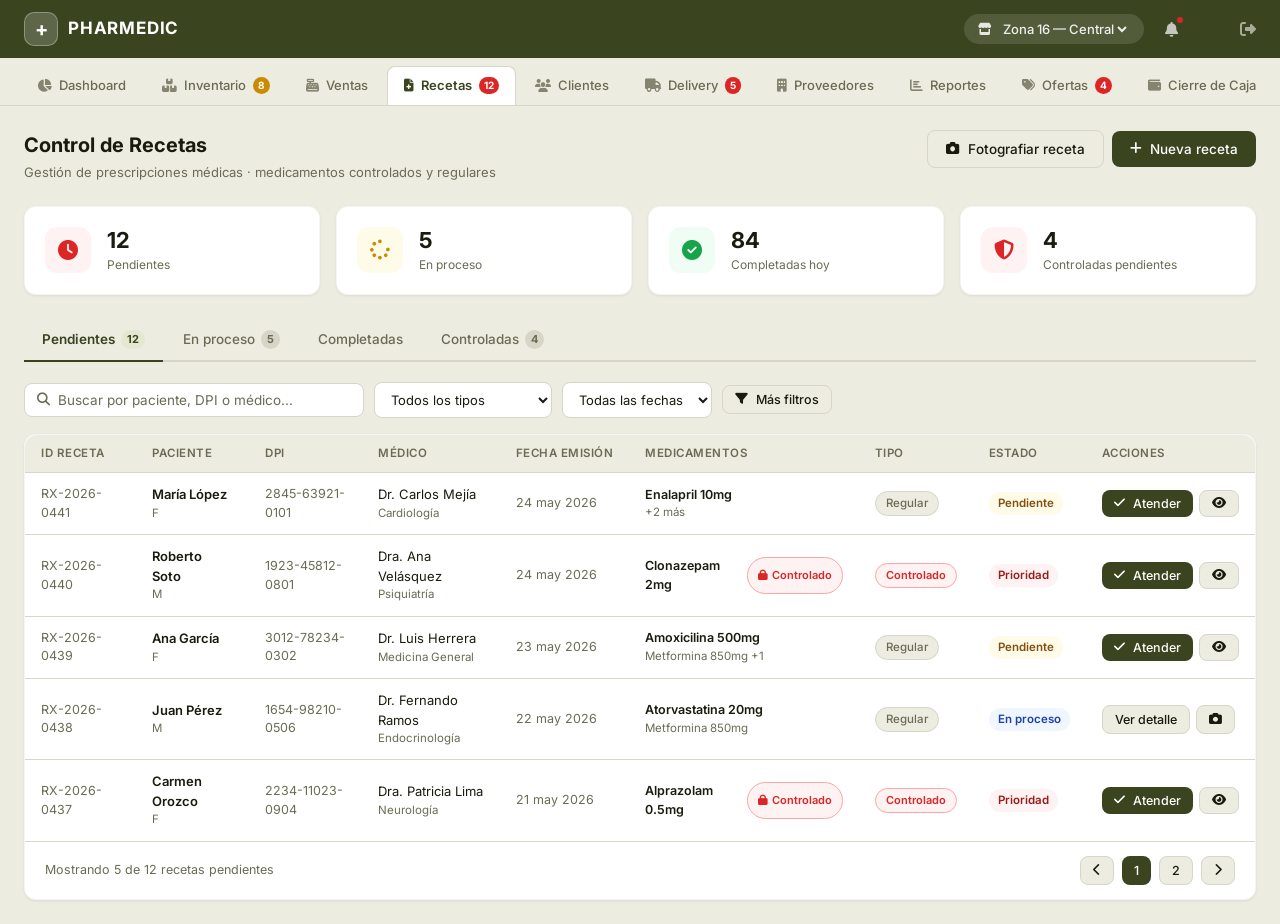
<file: recetas.html>
<!DOCTYPE html>
<html lang="es">
<head>
  <meta charset="UTF-8" />
  <meta name="viewport" content="width=device-width, initial-scale=1.0" />
  <title>PHARMEDIC — Recetas</title>
  <link rel="stylesheet" href="https://cdnjs.cloudflare.com/ajax/libs/font-awesome/6.5.1/css/all.min.css" />
  <link rel="stylesheet" href="css/style.css" />
</head>
<body>
<div class="app-layout">

  <!-- TOPBAR -->
  <header class="topbar">
    <div class="topbar-left">
      <div class="brand-mark">+</div>
      <span class="brand-title">PHARMEDIC</span>
    </div>
    <div class="topbar-right">
      <div class="sucursal-pill">
        <i class="fas fa-store"></i>
        <select><option>Zona 16 — Central</option><option>Zona 11</option><option>Zona 2</option></select>
      </div>
      <button class="icon-btn"><i class="fas fa-bell"></i><span class="notif-badge"></span></button>
      <div class="topbar-avatar">RG</div>
      <a href="index.html" class="topbar-logout" title="Cerrar sesión"><i class="fas fa-right-from-bracket"></i></a>
    </div>
  </header>

  <!-- TAB NAV -->
  <nav class="tabnav">
    <a href="dashboard.html" class="tabnav-item"><i class="fas fa-chart-pie"></i><span>Dashboard</span></a>
    <a href="inventario.html" class="tabnav-item"><i class="fas fa-boxes-stacked"></i><span>Inventario</span><span class="tn-badge warning">8</span></a>
    <a href="ventas.html" class="tabnav-item"><i class="fas fa-cash-register"></i><span>Ventas</span></a>
    <a href="recetas.html" class="tabnav-item active"><i class="fas fa-file-medical"></i><span>Recetas</span><span class="tn-badge">12</span></a>
    <a href="clientes.html" class="tabnav-item"><i class="fas fa-users"></i><span>Clientes</span></a>
    <a href="delivery.html" class="tabnav-item"><i class="fas fa-truck"></i><span>Delivery</span><span class="tn-badge">5</span></a>
    <a href="proveedores.html" class="tabnav-item"><i class="fas fa-building"></i><span>Proveedores</span></a>
    <a href="reportes.html" class="tabnav-item"><i class="fas fa-chart-bar"></i><span>Reportes</span></a>
    <a href="ofertas.html" class="tabnav-item"><i class="fas fa-tags"></i><span>Ofertas</span><span class="tn-badge">4</span></a>
    <a href="cierre-caja.html" class="tabnav-item"><i class="fas fa-wallet"></i><span>Cierre de Caja</span></a>
    <a href="sucursales.html" class="tabnav-item"><i class="fas fa-store"></i><span>Sucursales</span></a>
  </nav>

  <div class="content">

      <div class="page-header">
        <div class="page-header-left">
          <h1>Control de Recetas</h1>
          <p>Gestión de prescripciones médicas · medicamentos controlados y regulares</p>
        </div>
        <div class="page-actions">
          <button class="btn btn-secondary"><i class="fas fa-camera"></i> Fotografiar receta</button>
          <button class="btn btn-primary"><i class="fas fa-plus"></i> Nueva receta</button>
        </div>
      </div>

      <div class="stats-grid mb-24" style="grid-template-columns:repeat(4,1fr);">
        <div class="stat-card">
          <div class="stat-icon red"><i class="fas fa-clock"></i></div>
          <div class="stat-info"><div class="stat-value">12</div><div class="stat-label">Pendientes</div></div>
        </div>
        <div class="stat-card">
          <div class="stat-icon amber"><i class="fas fa-spinner"></i></div>
          <div class="stat-info"><div class="stat-value">5</div><div class="stat-label">En proceso</div></div>
        </div>
        <div class="stat-card">
          <div class="stat-icon green"><i class="fas fa-circle-check"></i></div>
          <div class="stat-info"><div class="stat-value">84</div><div class="stat-label">Completadas hoy</div></div>
        </div>
        <div class="stat-card">
          <div class="stat-icon red"><i class="fas fa-shield-halved"></i></div>
          <div class="stat-info"><div class="stat-value">4</div><div class="stat-label">Controladas pendientes</div></div>
        </div>
      </div>

      <div class="tabs">
        <div class="tab active">Pendientes <span class="tab-count">12</span></div>
        <div class="tab">En proceso <span class="tab-count">5</span></div>
        <div class="tab">Completadas</div>
        <div class="tab">Controladas <span class="tab-count">4</span></div>
      </div>

      <div class="filters-bar">
        <div class="search-box">
          <i class="fas fa-magnifying-glass"></i>
          <input type="text" placeholder="Buscar por paciente, DPI o médico..." />
        </div>
        <select class="filter-select">
          <option>Todos los tipos</option>
          <option>Medicamento regular</option>
          <option>Controlado</option>
        </select>
        <select class="filter-select">
          <option>Todas las fechas</option>
          <option>Hoy</option>
          <option>Esta semana</option>
          <option>Este mes</option>
        </select>
        <button class="btn btn-secondary btn-sm"><i class="fas fa-filter"></i> Más filtros</button>
      </div>

      <div class="card">
        <div class="table-wrap">
          <table>
            <thead>
              <tr>
                <th>ID Receta</th>
                <th>Paciente</th>
                <th>DPI</th>
                <th>Médico</th>
                <th>Fecha emisión</th>
                <th>Medicamentos</th>
                <th>Tipo</th>
                <th>Estado</th>
                <th>Acciones</th>
              </tr>
            </thead>
            <tbody>
              <tr>
                <td class="td-muted">RX-2026-0441</td>
                <td>
                  <div class="fw-600">María López</div>
                  <div class="text-xs text-muted">F</div>
                </td>
                <td class="td-muted">2845-63921-0101</td>
                <td>
                  <div>Dr. Carlos Mejía</div>
                  <div class="text-xs text-muted">Cardiología</div>
                </td>
                <td class="td-muted">24 may 2026</td>
                <td>
                  <div class="text-sm fw-600">Enalapril 10mg</div>
                  <div class="text-xs text-muted">+2 más</div>
                </td>
                <td><span class="tag">Regular</span></td>
                <td><span class="badge badge-warning">Pendiente</span></td>
                <td>
                  <div class="actions-cell">
                    <button class="btn btn-primary btn-sm"><i class="fas fa-check"></i> Atender</button>
                    <button class="btn btn-secondary btn-sm"><i class="fas fa-eye"></i></button>
                  </div>
                </td>
              </tr>
              <tr>
                <td class="td-muted">RX-2026-0440</td>
                <td>
                  <div class="fw-600">Roberto Soto</div>
                  <div class="text-xs text-muted">M</div>
                </td>
                <td class="td-muted">1923-45812-0801</td>
                <td>
                  <div>Dra. Ana Velásquez</div>
                  <div class="text-xs text-muted">Psiquiatría</div>
                </td>
                <td class="td-muted">24 may 2026</td>
                <td>
                  <div class="flex gap-8">
                    <span class="text-sm fw-600">Clonazepam 2mg</span>
                    <span class="controlled-tag"><i class="fas fa-lock"></i> Controlado</span>
                  </div>
                </td>
                <td><span class="controlled-tag">Controlado</span></td>
                <td><span class="badge badge-danger">Prioridad</span></td>
                <td>
                  <div class="actions-cell">
                    <button class="btn btn-primary btn-sm"><i class="fas fa-check"></i> Atender</button>
                    <button class="btn btn-secondary btn-sm"><i class="fas fa-eye"></i></button>
                  </div>
                </td>
              </tr>
              <tr>
                <td class="td-muted">RX-2026-0439</td>
                <td>
                  <div class="fw-600">Ana García</div>
                  <div class="text-xs text-muted">F</div>
                </td>
                <td class="td-muted">3012-78234-0302</td>
                <td>
                  <div>Dr. Luis Herrera</div>
                  <div class="text-xs text-muted">Medicina General</div>
                </td>
                <td class="td-muted">23 may 2026</td>
                <td>
                  <div class="text-sm fw-600">Amoxicilina 500mg</div>
                  <div class="text-xs text-muted">Metformina 850mg +1</div>
                </td>
                <td><span class="tag">Regular</span></td>
                <td><span class="badge badge-warning">Pendiente</span></td>
                <td>
                  <div class="actions-cell">
                    <button class="btn btn-primary btn-sm"><i class="fas fa-check"></i> Atender</button>
                    <button class="btn btn-secondary btn-sm"><i class="fas fa-eye"></i></button>
                  </div>
                </td>
              </tr>
              <tr>
                <td class="td-muted">RX-2026-0438</td>
                <td>
                  <div class="fw-600">Juan Pérez</div>
                  <div class="text-xs text-muted">M</div>
                </td>
                <td class="td-muted">1654-98210-0506</td>
                <td>
                  <div>Dr. Fernando Ramos</div>
                  <div class="text-xs text-muted">Endocrinología</div>
                </td>
                <td class="td-muted">22 may 2026</td>
                <td>
                  <div class="text-sm fw-600">Atorvastatina 20mg</div>
                  <div class="text-xs text-muted">Metformina 850mg</div>
                </td>
                <td><span class="tag">Regular</span></td>
                <td><span class="badge badge-info">En proceso</span></td>
                <td>
                  <div class="actions-cell">
                    <button class="btn btn-secondary btn-sm">Ver detalle</button>
                    <button class="btn btn-secondary btn-sm"><i class="fas fa-camera"></i></button>
                  </div>
                </td>
              </tr>
              <tr>
                <td class="td-muted">RX-2026-0437</td>
                <td>
                  <div class="fw-600">Carmen Orozco</div>
                  <div class="text-xs text-muted">F</div>
                </td>
                <td class="td-muted">2234-11023-0904</td>
                <td>
                  <div>Dra. Patricia Lima</div>
                  <div class="text-xs text-muted">Neurología</div>
                </td>
                <td class="td-muted">21 may 2026</td>
                <td>
                  <div class="flex gap-8">
                    <span class="text-sm fw-600">Alprazolam 0.5mg</span>
                    <span class="controlled-tag"><i class="fas fa-lock"></i> Controlado</span>
                  </div>
                </td>
                <td><span class="controlled-tag">Controlado</span></td>
                <td><span class="badge badge-danger">Prioridad</span></td>
                <td>
                  <div class="actions-cell">
                    <button class="btn btn-primary btn-sm"><i class="fas fa-check"></i> Atender</button>
                    <button class="btn btn-secondary btn-sm"><i class="fas fa-eye"></i></button>
                  </div>
                </td>
              </tr>
            </tbody>
          </table>
        </div>
        <div class="flex-between" style="padding:14px 20px;border-top:1px solid var(--border);">
          <span class="text-sm text-muted">Mostrando 5 de 12 recetas pendientes</span>
          <div class="flex gap-8">
            <button class="btn btn-secondary btn-sm"><i class="fas fa-chevron-left"></i></button>
            <button class="btn btn-primary btn-sm">1</button>
            <button class="btn btn-secondary btn-sm">2</button>
            <button class="btn btn-secondary btn-sm"><i class="fas fa-chevron-right"></i></button>
          </div>
        </div>
      </div>

  </div>
</div>
<script src="js/main.js"></script>
<script>
  const RECETAS = [
    { id:'RX-2026-0441', paciente:'María López',   dpi:'2845-63921-0101', medico:'Dr. Carlos Mejía',     especialidad:'Cardiología',       fecha:'24 may 2026', medicamentos:['Enalapril 10mg','Aspirina 100mg','Metformina 850mg'], tipo:'Regular',    estado:'Pendiente',  controlado:false },
    { id:'RX-2026-0440', paciente:'Roberto Soto',  dpi:'1923-45812-0801', medico:'Dra. Ana Velásquez',   especialidad:'Psiquiatría',        fecha:'24 may 2026', medicamentos:['Clonazepam 2mg'],                                   tipo:'Controlado', estado:'Prioridad',  controlado:true  },
    { id:'RX-2026-0439', paciente:'Ana García',    dpi:'3012-78234-0302', medico:'Dr. Luis Herrera',     especialidad:'Medicina General',   fecha:'23 may 2026', medicamentos:['Amoxicilina 500mg','Metformina 850mg','Omeprazol'], tipo:'Regular',    estado:'Pendiente',  controlado:false },
    { id:'RX-2026-0438', paciente:'Juan Pérez',    dpi:'1654-98210-0506', medico:'Dr. Fernando Ramos',   especialidad:'Endocrinología',     fecha:'22 may 2026', medicamentos:['Atorvastatina 20mg','Metformina 850mg'],            tipo:'Regular',    estado:'En proceso', controlado:false },
    { id:'RX-2026-0437', paciente:'Carmen Orozco', dpi:'2234-11023-0904', medico:'Dra. Patricia Lima',   especialidad:'Neurología',         fecha:'21 may 2026', medicamentos:['Alprazolam 0.5mg'],                                 tipo:'Controlado', estado:'Prioridad',  controlado:true  },
  ];

  /* ── Ver detalle de receta ── */
  function verReceta(idx) {
    const r = RECETAS[idx];
    const estColor = { 'Pendiente':'badge-warning','En proceso':'badge-info','Prioridad':'badge-danger','Completada':'badge-success' };
    showModal('Detalle — ' + r.id, `
      <div style="display:flex;gap:12px;align-items:flex-start;margin-bottom:16px;padding-bottom:14px;border-bottom:1px solid var(--border);">
        <div style="flex:1;">
          <div class="fw-600" style="font-size:15px;">${r.paciente}</div>
          <div style="color:var(--text-muted);font-size:12px;margin-top:2px;">DPI: ${r.dpi}</div>
        </div>
        <span class="badge ${estColor[r.estado]||'badge-neutral'}">${r.estado}</span>
        ${r.controlado ? '<span class="controlled-tag"><i class="fas fa-lock"></i> Controlado</span>' : ''}
      </div>
      <div class="grid-2" style="font-size:13px;gap:10px;">
        <div><span style="color:var(--text-muted);">Médico</span><div class="fw-600">${r.medico}</div></div>
        <div><span style="color:var(--text-muted);">Especialidad</span><div class="fw-600">${r.especialidad}</div></div>
        <div><span style="color:var(--text-muted);">Fecha emisión</span><div class="fw-600">${r.fecha}</div></div>
        <div><span style="color:var(--text-muted);">Tipo</span><div class="fw-600">${r.tipo}</div></div>
        <div class="col-span-2">
          <span style="color:var(--text-muted);">Medicamentos prescritos</span>
          <div style="margin-top:6px;display:flex;flex-wrap:wrap;gap:6px;">
            ${r.medicamentos.map(m=>`<span class="tag">${m}</span>`).join('')}
          </div>
        </div>
      </div>
      ${r.controlado ? `
      <div style="background:var(--danger-bg);border-radius:var(--radius-sm);padding:10px 14px;margin-top:14px;font-size:12.5px;color:var(--danger-text);">
        <i class="fas fa-lock"></i> <strong>Medicamento controlado</strong> — Requiere verificación de identidad (DPI) y registro obligatorio del dispensador.
      </div>` : ''}
    `, [
      r.estado !== 'Completada'
        ? {label:'Atender receta', style:'btn-primary', action:()=>{ closeModal(); setTimeout(()=>atenderReceta(idx),200); }}
        : {label:'Reimprimir', style:'btn-secondary', action:()=>{ showToast('Reimprimiendo receta...','info'); closeModal(); }},
      {label:'Cerrar', style:'btn-secondary', action:closeModal}
    ]);
  }

  /* ── Atender receta ── */
  function atenderReceta(idx) {
    const r = RECETAS[idx];
    const medOpts = r.medicamentos.map(m =>
      `<div style="display:flex;justify-content:space-between;align-items:center;padding:8px 10px;background:var(--bg);border-radius:var(--radius-sm);margin-bottom:6px;">
        <span class="fw-600" style="font-size:13px;">${m}</span>
        <div class="flex gap-8" style="align-items:center;">
          <span style="font-size:12px;color:var(--text-muted);">Cant:</span>
          <input type="number" value="1" min="1" style="width:55px;padding:4px 6px;border:1.5px solid var(--border);border-radius:6px;font-size:13px;text-align:center;"/>
        </div>
      </div>`).join('');

    showModal('Atender — ' + r.id, `
      <div style="background:var(--primary-light);border-radius:var(--radius-sm);padding:10px 14px;margin-bottom:14px;font-size:13px;">
        <strong>${r.paciente}</strong> · DPI: ${r.dpi} · ${r.medico}
      </div>
      <div class="form-group">
        <label>Medicamentos a dispensar</label>
        ${medOpts}
      </div>
      ${r.controlado ? `
      <div class="form-group">
        <label>Número de registro (medicamento controlado)</label>
        <input class="form-control" placeholder="REG-XXXX-XXXX"/>
      </div>` : ''}
      <div class="form-group">
        <label>Observaciones</label>
        <textarea class="form-control" rows="2" placeholder="Indicaciones al paciente..."></textarea>
      </div>
    `, [
      {label:'Confirmar dispensación', style:'btn-primary', action:()=>{
        RECETAS[idx].estado = 'Completada';
        showToast('Receta ' + r.id + ' dispensada correctamente', 'success');
        closeModal();
      }},
      {label:'Cancelar', style:'btn-secondary', action:closeModal}
    ]);
  }

  document.addEventListener('DOMContentLoaded', () => {
    /* Nueva receta */
    document.querySelector('.page-actions .btn-primary')?.addEventListener('click', () => {
      showModal('Nueva Receta Médica', `
        <div class="grid-2">
          <div class="form-group"><label>Paciente (DPI)</label><input class="form-control" placeholder="DPI del paciente"/></div>
          <div class="form-group"><label>Nombre del paciente</label><input class="form-control" placeholder="Nombre completo"/></div>
        </div>
        <div class="grid-2">
          <div class="form-group"><label>Médico prescriptor</label><input class="form-control" placeholder="Nombre del médico"/></div>
          <div class="form-group"><label>Especialidad</label><input class="form-control" placeholder="Cardiología, Neurología..."/></div>
        </div>
        <div class="form-group"><label>Medicamento</label>
          <select class="form-control">
            <option>Amoxicilina 500mg</option><option>Clonazepam 2mg — Controlado</option>
            <option>Metformina 850mg</option><option>Enalapril 10mg</option><option>Alprazolam 0.5mg — Controlado</option><option>Otro</option>
          </select>
        </div>
        <div class="grid-2">
          <div class="form-group"><label>Cantidad recetada</label><input class="form-control" type="number" value="1"/></div>
          <div class="form-group"><label>Fecha de emisión</label><input class="form-control" type="date"/></div>
        </div>
        <div class="form-group"><label>Indicaciones del médico</label><textarea class="form-control" rows="2" placeholder="Dosis, frecuencia..."></textarea></div>
        <div class="form-group"><label>Foto de receta (opcional)</label><input class="form-control" type="file" accept="image/*"/></div>
      `, [
        {label:'Registrar receta', style:'btn-primary', action:()=>{ showToast('Receta registrada correctamente','success'); closeModal(); }},
        {label:'Cancelar', style:'btn-secondary', action:closeModal}
      ]);
    });

    /* Fotografiar receta */
    document.querySelector('.page-actions .btn-secondary')?.addEventListener('click', () => {
      showModal('Fotografiar receta', `
        <div style="text-align:center;padding:16px 0;">
          <div style="font-size:52px;margin-bottom:10px;">📷</div>
          <div style="color:var(--text-muted);font-size:13px;margin-bottom:14px;">Toma una foto de la receta física o súbela desde el dispositivo</div>
          <label style="display:inline-flex;align-items:center;gap:8px;padding:10px 20px;background:var(--primary);color:#fff;border-radius:var(--radius-sm);cursor:pointer;font-size:13px;font-weight:600;">
            <i class="fas fa-upload"></i> Seleccionar imagen
            <input type="file" accept="image/*" style="display:none;" onchange="showToast('Imagen cargada correctamente','success')"/>
          </label>
        </div>
        <div class="form-group"><label>Asociar a receta (opcional)</label>
          <select class="form-control">
            <option value="">— Sin asociar —</option>
            ${RECETAS.map(r=>`<option>${r.id} — ${r.paciente}</option>`).join('')}
          </select>
        </div>
      `, [
        {label:'Guardar', style:'btn-primary', action:()=>{ showToast('Foto de receta guardada','success'); closeModal(); }},
        {label:'Cancelar', style:'btn-secondary', action:closeModal}
      ]);
    });

    /* Botones de tabla */
    document.querySelectorAll('tbody tr').forEach((row, idx) => {
      const btnAtender = row.querySelector('.btn-primary');
      const btnVer     = row.querySelector('.btn-secondary');
      const btnVerDet  = row.querySelector('.btn-secondary:first-child');
      const btnCamera  = row.querySelectorAll('.btn-secondary')[1];

      if (btnAtender) btnAtender.onclick = () => atenderReceta(idx);
      if (btnVer)     btnVer.onclick     = () => verReceta(idx);
      if (btnCamera)  btnCamera.onclick  = () => {
        showModal('Adjuntar foto — ' + (RECETAS[idx]?.id || ''), `
          <div style="text-align:center;padding:12px 0;">
            <div style="font-size:44px;margin-bottom:8px;">📎</div>
            <label style="display:inline-flex;align-items:center;gap:8px;padding:10px 20px;background:var(--primary);color:#fff;border-radius:var(--radius-sm);cursor:pointer;font-size:13px;font-weight:600;">
              <i class="fas fa-camera"></i> Tomar foto
              <input type="file" accept="image/*" style="display:none;" onchange="showToast('Foto adjuntada','success')"/>
            </label>
          </div>
        `, [{label:'Guardar', style:'btn-primary', action:()=>{ showToast('Foto guardada en receta','success'); closeModal(); }},
            {label:'Cancelar', style:'btn-secondary', action:closeModal}]);
      };
    });
  });
</script>
</body>
</html>
</file>
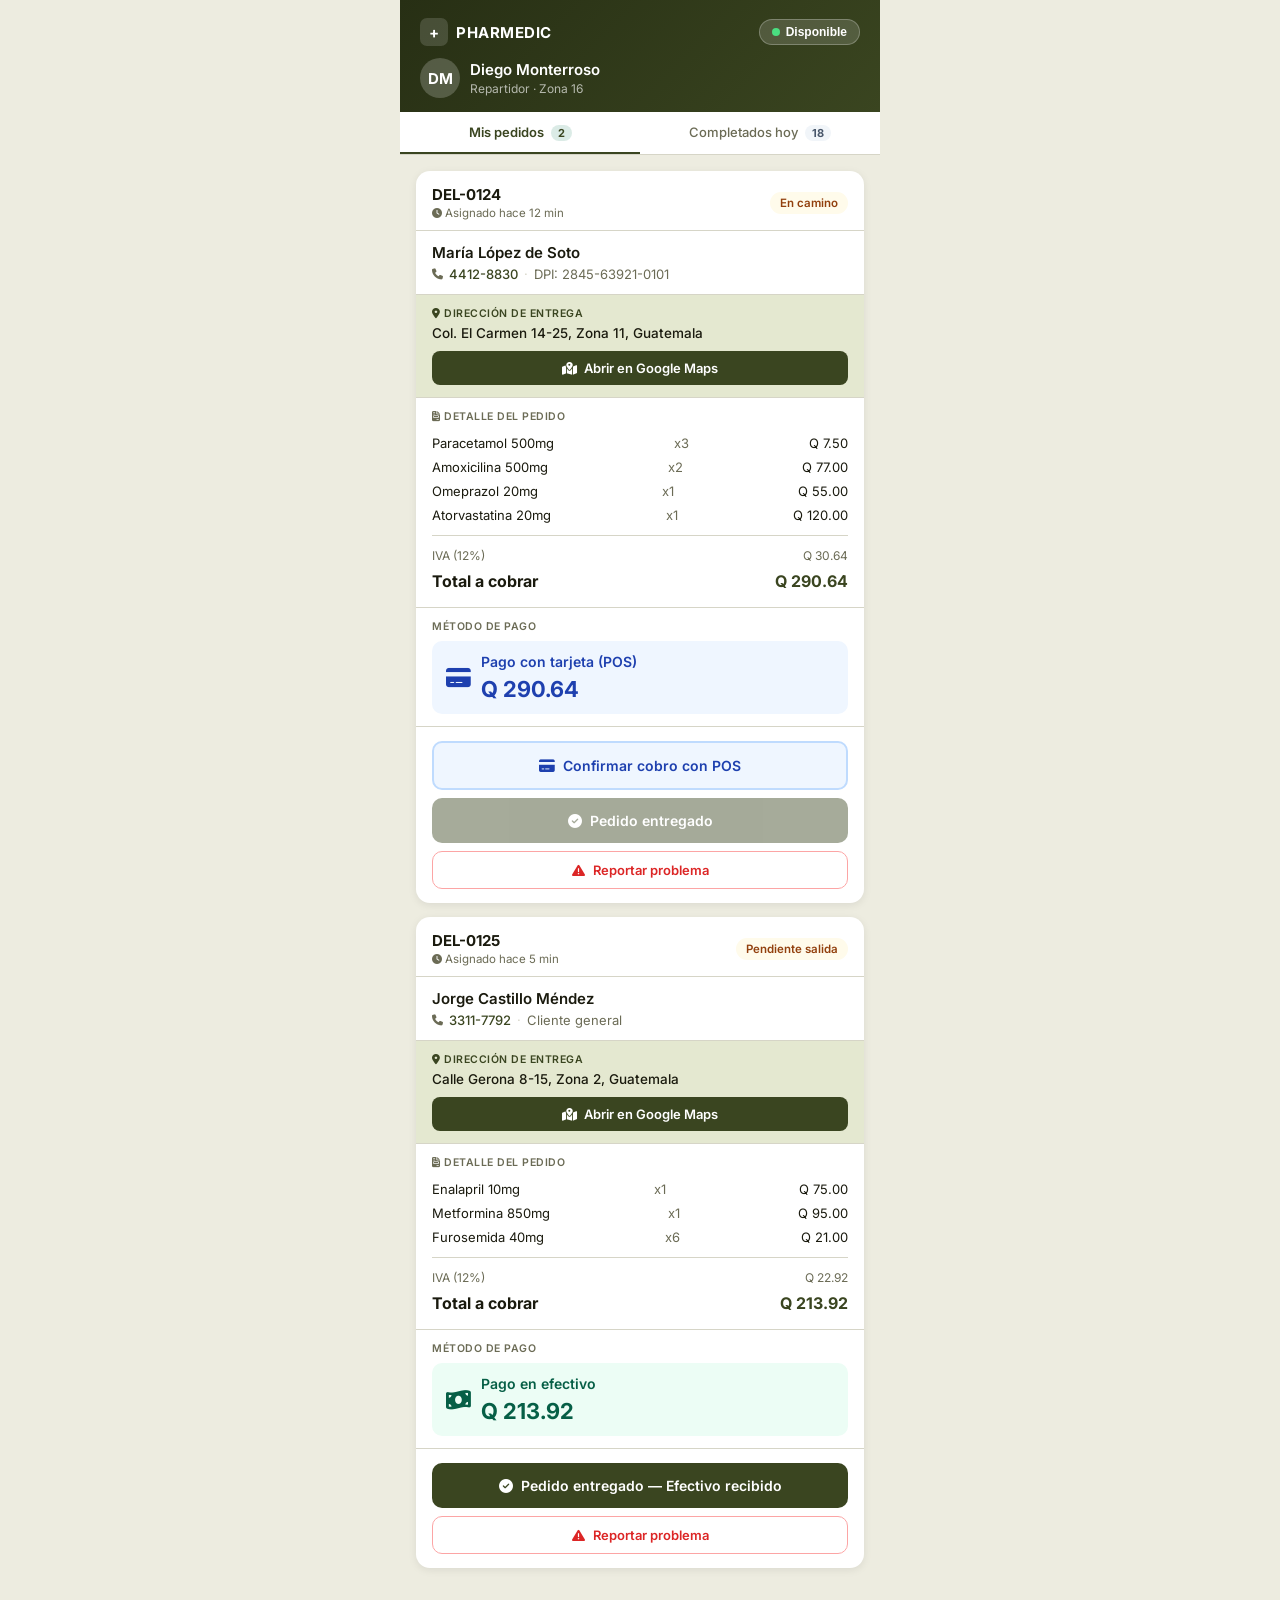
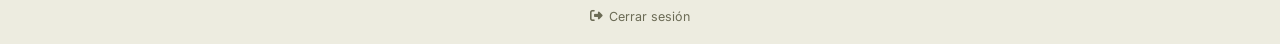
<file: repartidor.html>
<!DOCTYPE html>
<html lang="es">
<head>
  <meta charset="UTF-8" />
  <meta name="viewport" content="width=device-width, initial-scale=1.0, maximum-scale=1.0" />
  <title>PHARMEDIC — App Repartidor</title>
  <link rel="stylesheet" href="https://cdnjs.cloudflare.com/ajax/libs/font-awesome/6.5.1/css/all.min.css" />
  <style>
    @import url('https://fonts.googleapis.com/css2?family=Inter:wght@300;400;500;600;700&display=swap');

    *, *::before, *::after { box-sizing: border-box; margin: 0; padding: 0; }

    :root {
      --green:      #3A4520;
      --green-dark: #272F14;
      --green-light:#E4E8D0;
      --bg:         #EDECE0;
      --white:      #FFFFFF;
      --text:       #1A1A0E;
      --muted:      #6B6B55;
      --border:     #D6D5C7;
      --danger:     #DC2626;
      --warning:    #CA8A04;
      --blue:       #2563EB;
      --radius:     14px;
      --shadow:     0 2px 8px rgba(0,0,0,0.08);
    }

    body {
      font-family: 'Inter', -apple-system, sans-serif;
      background: var(--bg);
      color: var(--text);
      -webkit-font-smoothing: antialiased;
      min-height: 100vh;
    }

    /* ── App shell ── */
    .app-shell {
      max-width: 480px;
      margin: 0 auto;
      min-height: 100vh;
      display: flex;
      flex-direction: column;
      background: var(--bg);
    }

    /* ── Header ── */
    .app-header {
      background: linear-gradient(135deg, #272F14 0%, #3A4520 100%);
      padding: 18px 20px 14px;
      color: white;
      position: sticky;
      top: 0;
      z-index: 10;
    }

    .header-top {
      display: flex;
      align-items: center;
      justify-content: space-between;
      margin-bottom: 12px;
    }

    .app-brand {
      font-size: 15px;
      font-weight: 700;
      letter-spacing: 0.5px;
      display: flex;
      align-items: center;
      gap: 8px;
    }

    .app-brand .cross {
      width: 28px; height: 28px;
      background: rgba(255,255,255,0.15);
      border-radius: 7px;
      display: flex; align-items: center; justify-content: center;
      font-size: 15px; font-weight: 700;
    }

    .status-toggle {
      display: flex;
      align-items: center;
      gap: 6px;
      background: rgba(255,255,255,0.15);
      border: 1.5px solid rgba(255,255,255,0.25);
      border-radius: 20px;
      padding: 5px 12px;
      font-size: 12px;
      font-weight: 600;
      color: white;
      cursor: pointer;
      transition: background 0.15s;
    }

    .status-toggle:hover { background: rgba(255,255,255,0.22); }
    .status-dot { width: 8px; height: 8px; border-radius: 50%; background: #4ADE80; }
    .status-dot.busy { background: #FCA5A5; }

    .rep-info {
      display: flex;
      align-items: center;
      gap: 10px;
    }

    .rep-avatar {
      width: 40px; height: 40px;
      background: rgba(255,255,255,0.2);
      border-radius: 50%;
      display: flex; align-items: center; justify-content: center;
      font-size: 15px; font-weight: 700;
      flex-shrink: 0;
    }

    .rep-name { font-size: 15px; font-weight: 600; }
    .rep-zone { font-size: 12px; color: rgba(255,255,255,0.65); margin-top: 2px; }

    /* ── Tabs ── */
    .app-tabs {
      display: flex;
      background: var(--white);
      border-bottom: 1.5px solid var(--border);
      position: sticky;
      top: 86px;
      z-index: 9;
    }

    .app-tab {
      flex: 1;
      padding: 12px;
      text-align: center;
      font-size: 13px;
      font-weight: 500;
      color: var(--muted);
      border-bottom: 2.5px solid transparent;
      cursor: pointer;
      transition: color 0.15s, border-color 0.15s;
    }

    .app-tab.active {
      color: var(--green);
      border-bottom-color: var(--green);
      font-weight: 600;
    }

    /* ── Tab panels ── */
    .tab-panel { display: none; }
    .tab-panel.active { display: block; }

    /* ── Empty state ── */
    .empty-state {
      text-align: center;
      padding: 60px 20px;
      color: var(--muted);
    }
    .empty-state i { font-size: 48px; opacity: 0.3; margin-bottom: 12px; display: block; }
    .empty-state p { font-size: 14px; }

    /* ── Order cards ── */
    .orders-list { padding: 16px; display: flex; flex-direction: column; gap: 14px; }

    .order-card {
      background: var(--white);
      border-radius: var(--radius);
      box-shadow: var(--shadow);
      overflow: hidden;
    }

    .order-card-header {
      padding: 14px 16px 10px;
      border-bottom: 1px solid var(--border);
      display: flex;
      align-items: center;
      justify-content: space-between;
    }

    .order-id {
      font-size: 15px;
      font-weight: 700;
      color: var(--text);
    }

    .order-time {
      font-size: 11.5px;
      color: var(--muted);
      margin-top: 2px;
    }

    /* Badge */
    .badge {
      display: inline-flex;
      align-items: center;
      gap: 4px;
      padding: 4px 10px;
      border-radius: 20px;
      font-size: 11.5px;
      font-weight: 600;
    }
    .badge-warning  { background: #FFFBEB; color: #92400E; }
    .badge-success  { background: #ECFDF5; color: #065F46; }
    .badge-info     { background: #EFF6FF; color: #1E40AF; }
    .badge-neutral  { background: #F1F5F9; color: #475569; }
    .badge-green    { background: var(--green-light); color: var(--green-dark); }

    /* Client section */
    .client-section {
      padding: 12px 16px;
      border-bottom: 1px solid var(--border);
    }

    .client-name {
      font-size: 15px;
      font-weight: 600;
      color: var(--text);
    }

    .client-phone {
      display: flex;
      align-items: center;
      gap: 6px;
      font-size: 13px;
      color: var(--muted);
      margin-top: 4px;
    }

    .client-phone a {
      color: var(--green);
      font-weight: 500;
      text-decoration: none;
    }

    /* Address section */
    .address-section {
      padding: 12px 16px;
      border-bottom: 1px solid var(--border);
      background: var(--green-light);
    }

    .address-label {
      font-size: 10.5px;
      font-weight: 600;
      text-transform: uppercase;
      letter-spacing: 0.5px;
      color: var(--green);
      margin-bottom: 5px;
    }

    .address-text {
      font-size: 13.5px;
      font-weight: 500;
      color: var(--text);
      margin-bottom: 10px;
    }

    .maps-btn {
      display: inline-flex;
      align-items: center;
      gap: 7px;
      background: var(--green);
      color: white;
      padding: 9px 16px;
      border-radius: 8px;
      font-size: 13px;
      font-weight: 600;
      text-decoration: none;
      transition: background 0.15s;
      width: 100%;
      justify-content: center;
    }
    .maps-btn:hover { background: var(--green-dark); }

    /* Invoice section */
    .invoice-section {
      padding: 12px 16px;
      border-bottom: 1px solid var(--border);
    }

    .invoice-label {
      font-size: 10.5px;
      font-weight: 600;
      text-transform: uppercase;
      letter-spacing: 0.5px;
      color: var(--muted);
      margin-bottom: 8px;
    }

    .invoice-row {
      display: flex;
      justify-content: space-between;
      font-size: 13px;
      color: var(--text);
      padding: 4px 0;
    }

    .invoice-row .prod { color: var(--muted); }

    .invoice-divider { height: 1px; background: var(--border); margin: 8px 0; }

    .invoice-total {
      display: flex;
      justify-content: space-between;
      font-size: 16px;
      font-weight: 700;
      color: var(--text);
      padding: 4px 0;
    }

    /* Payment section */
    .payment-section {
      padding: 12px 16px;
      border-bottom: 1px solid var(--border);
    }

    .payment-label {
      font-size: 10.5px;
      font-weight: 600;
      text-transform: uppercase;
      letter-spacing: 0.5px;
      color: var(--muted);
      margin-bottom: 8px;
    }

    .payment-badge {
      display: flex;
      align-items: center;
      gap: 10px;
      padding: 12px 14px;
      border-radius: 10px;
      font-size: 14px;
      font-weight: 600;
    }

    .payment-badge.efectivo  { background: #ECFDF5; color: #065F46; }
    .payment-badge.tarjeta   { background: #EFF6FF; color: #1E40AF; }
    .payment-badge.bac       { background: #FFFBEB; color: #92400E; }

    .payment-badge i { font-size: 22px; }

    .payment-amount {
      font-size: 22px;
      font-weight: 700;
      margin-top: 6px;
    }

    /* Action buttons */
    .action-section {
      padding: 14px 16px;
      display: flex;
      flex-direction: column;
      gap: 8px;
    }

    .btn-action {
      width: 100%;
      padding: 14px;
      border-radius: 10px;
      font-size: 14px;
      font-weight: 600;
      border: none;
      cursor: pointer;
      display: flex;
      align-items: center;
      justify-content: center;
      gap: 8px;
      transition: opacity 0.15s, transform 0.1s;
      font-family: 'Inter', sans-serif;
    }

    .btn-action:active { transform: scale(0.98); }

    .btn-confirm-pos {
      background: #EFF6FF;
      color: #1E40AF;
      border: 2px solid #BFDBFE;
    }

    .btn-delivered {
      background: var(--green);
      color: white;
    }

    .btn-delivered:hover { background: var(--green-dark); }

    .btn-problem {
      background: transparent;
      color: var(--danger);
      border: 1.5px solid #FCA5A5;
      font-size: 13px;
      padding: 10px;
    }

    .btn-action:disabled {
      opacity: 0.45;
      cursor: not-allowed;
    }

    /* Completed card (dimmed) */
    .order-card.completed { opacity: 0.65; }
    .order-card.completed .order-card-header { background: #F8FAFB; }

    /* Logout footer */
    .app-footer {
      padding: 20px;
      text-align: center;
    }

    .btn-logout {
      display: inline-flex;
      align-items: center;
      gap: 6px;
      font-size: 12.5px;
      color: var(--muted);
      background: none;
      border: none;
      cursor: pointer;
      font-family: 'Inter', sans-serif;
      text-decoration: none;
    }
    .btn-logout:hover { color: var(--danger); }

    /* Toast */
    .toast {
      position: fixed;
      bottom: 24px;
      left: 50%;
      transform: translateX(-50%);
      background: #1A2B25;
      color: white;
      padding: 12px 20px;
      border-radius: 10px;
      font-size: 13.5px;
      font-weight: 500;
      display: none;
      align-items: center;
      gap: 8px;
      z-index: 999;
      box-shadow: 0 4px 16px rgba(0,0,0,0.2);
      white-space: nowrap;
    }
  </style>
</head>
<body>

<div class="app-shell">

  <!-- Header -->
  <div class="app-header">
    <div class="header-top">
      <div class="app-brand">
        <div class="cross">+</div>
        PHARMEDIC
      </div>
      <button class="status-toggle" id="statusToggle" onclick="toggleStatus()">
        <div class="status-dot" id="statusDot"></div>
        <span id="statusLabel">Disponible</span>
      </button>
    </div>
    <div class="rep-info">
      <div class="rep-avatar" id="repAvatar">DM</div>
      <div>
        <div class="rep-name" id="repName">Diego Monterroso</div>
        <div class="rep-zone" id="repZone">Repartidor · Zona 16</div>
      </div>
    </div>
  </div>

  <!-- Tabs -->
  <div class="app-tabs">
    <div class="app-tab active" id="tabActivos" onclick="switchTab('activos')">
      Mis pedidos <span id="countActivos" style="background:rgba(13,122,87,0.15);color:var(--green);border-radius:20px;padding:1px 7px;font-size:11px;font-weight:700;margin-left:4px;">2</span>
    </div>
    <div class="app-tab" id="tabCompletados" onclick="switchTab('completados')">
      Completados hoy <span style="background:#F1F5F9;color:#475569;border-radius:20px;padding:1px 7px;font-size:11px;font-weight:700;margin-left:4px;">18</span>
    </div>
  </div>

  <!-- Panel: Activos -->
  <div class="tab-panel active" id="panelActivos">
    <div class="orders-list">

      <!-- Pedido 1 — Tarjeta -->
      <div class="order-card" id="order124">
        <div class="order-card-header">
          <div>
            <div class="order-id">DEL-0124</div>
            <div class="order-time"><i class="fas fa-clock" style="font-size:10px;"></i> Asignado hace 12 min</div>
          </div>
          <span class="badge badge-warning">En camino</span>
        </div>

        <!-- Cliente -->
        <div class="client-section">
          <div class="client-name">María López de Soto</div>
          <div class="client-phone">
            <i class="fas fa-phone" style="font-size:11px;"></i>
            <a href="tel:44128830">4412-8830</a>
            <span style="color:var(--border);">·</span>
            <span>DPI: 2845-63921-0101</span>
          </div>
        </div>

        <!-- Dirección -->
        <div class="address-section">
          <div class="address-label"><i class="fas fa-location-dot"></i> Dirección de entrega</div>
          <div class="address-text">Col. El Carmen 14-25, Zona 11, Guatemala</div>
          <a class="maps-btn"
             href="https://www.google.com/maps/search/?api=1&query=Colonia+El+Carmen+14-25+Zona+11+Guatemala+City"
             target="_blank" rel="noopener">
            <i class="fas fa-map-location-dot"></i>
            Abrir en Google Maps
          </a>
        </div>

        <!-- Factura -->
        <div class="invoice-section">
          <div class="invoice-label"><i class="fas fa-file-invoice"></i> Detalle del pedido</div>
          <div class="invoice-row">
            <span>Paracetamol 500mg</span>
            <span class="prod">x3</span>
            <span>Q 7.50</span>
          </div>
          <div class="invoice-row">
            <span>Amoxicilina 500mg</span>
            <span class="prod">x2</span>
            <span>Q 77.00</span>
          </div>
          <div class="invoice-row">
            <span>Omeprazol 20mg</span>
            <span class="prod">x1</span>
            <span>Q 55.00</span>
          </div>
          <div class="invoice-row">
            <span>Atorvastatina 20mg</span>
            <span class="prod">x1</span>
            <span>Q 120.00</span>
          </div>
          <div class="invoice-divider"></div>
          <div class="invoice-row" style="color:var(--muted);font-size:12px;">
            <span>IVA (12%)</span><span></span><span>Q 30.64</span>
          </div>
          <div class="invoice-total">
            <span>Total a cobrar</span>
            <span style="color:var(--green);">Q 290.64</span>
          </div>
        </div>

        <!-- Pago -->
        <div class="payment-section">
          <div class="payment-label">Método de pago</div>
          <div class="payment-badge tarjeta">
            <i class="fas fa-credit-card"></i>
            <div>
              <div>Pago con tarjeta (POS)</div>
              <div class="payment-amount">Q 290.64</div>
            </div>
          </div>
        </div>

        <!-- Acciones -->
        <div class="action-section">
          <button class="btn-action btn-confirm-pos" id="posBtn124" onclick="confirmarPOS('124')">
            <i class="fas fa-credit-card"></i>
            Confirmar cobro con POS
          </button>
          <button class="btn-action btn-delivered" id="deliveredBtn124" disabled onclick="marcarEntregado('124', this)">
            <i class="fas fa-circle-check"></i>
            Pedido entregado
          </button>
          <button class="btn-action btn-problem" onclick="reportarProblema('124')">
            <i class="fas fa-triangle-exclamation"></i>
            Reportar problema
          </button>
        </div>
      </div>

      <!-- Pedido 2 — Efectivo -->
      <div class="order-card" id="order125">
        <div class="order-card-header">
          <div>
            <div class="order-id">DEL-0125</div>
            <div class="order-time"><i class="fas fa-clock" style="font-size:10px;"></i> Asignado hace 5 min</div>
          </div>
          <span class="badge badge-warning">Pendiente salida</span>
        </div>

        <!-- Cliente -->
        <div class="client-section">
          <div class="client-name">Jorge Castillo Méndez</div>
          <div class="client-phone">
            <i class="fas fa-phone" style="font-size:11px;"></i>
            <a href="tel:33117792">3311-7792</a>
            <span style="color:var(--border);">·</span>
            <span>Cliente general</span>
          </div>
        </div>

        <!-- Dirección -->
        <div class="address-section">
          <div class="address-label"><i class="fas fa-location-dot"></i> Dirección de entrega</div>
          <div class="address-text">Calle Gerona 8-15, Zona 2, Guatemala</div>
          <a class="maps-btn"
             href="https://www.google.com/maps/search/?api=1&query=Calle+Gerona+8-15+Zona+2+Guatemala+City"
             target="_blank" rel="noopener">
            <i class="fas fa-map-location-dot"></i>
            Abrir en Google Maps
          </a>
        </div>

        <!-- Factura -->
        <div class="invoice-section">
          <div class="invoice-label"><i class="fas fa-file-invoice"></i> Detalle del pedido</div>
          <div class="invoice-row">
            <span>Enalapril 10mg</span>
            <span class="prod">x1</span>
            <span>Q 75.00</span>
          </div>
          <div class="invoice-row">
            <span>Metformina 850mg</span>
            <span class="prod">x1</span>
            <span>Q 95.00</span>
          </div>
          <div class="invoice-row">
            <span>Furosemida 40mg</span>
            <span class="prod">x6</span>
            <span>Q 21.00</span>
          </div>
          <div class="invoice-divider"></div>
          <div class="invoice-row" style="color:var(--muted);font-size:12px;">
            <span>IVA (12%)</span><span></span><span>Q 22.92</span>
          </div>
          <div class="invoice-total">
            <span>Total a cobrar</span>
            <span style="color:var(--green);">Q 213.92</span>
          </div>
        </div>

        <!-- Pago -->
        <div class="payment-section">
          <div class="payment-label">Método de pago</div>
          <div class="payment-badge efectivo">
            <i class="fas fa-money-bill-wave"></i>
            <div>
              <div>Pago en efectivo</div>
              <div class="payment-amount">Q 213.92</div>
            </div>
          </div>
        </div>

        <!-- Acciones (efectivo no necesita confirmar POS) -->
        <div class="action-section">
          <button class="btn-action btn-delivered" onclick="marcarEntregado('125', this)">
            <i class="fas fa-circle-check"></i>
            Pedido entregado — Efectivo recibido
          </button>
          <button class="btn-action btn-problem" onclick="reportarProblema('125')">
            <i class="fas fa-triangle-exclamation"></i>
            Reportar problema
          </button>
        </div>
      </div>

    </div>
  </div>

  <!-- Panel: Completados -->
  <div class="tab-panel" id="panelCompletados">
    <div class="orders-list">

      <div class="order-card completed">
        <div class="order-card-header">
          <div><div class="order-id">DEL-0123</div><div class="order-time">Entregado 13:22</div></div>
          <span class="badge badge-success"><i class="fas fa-check"></i> Entregado</span>
        </div>
        <div class="client-section">
          <div class="client-name">Ana García Pérez</div>
          <div class="invoice-row" style="margin-top:6px;">
            <span style="color:var(--muted);font-size:13px;">Paracetamol x3, Vitamina C x1</span>
            <span style="font-weight:600;">Q 49.50</span>
          </div>
        </div>
        <div style="padding:10px 16px;">
          <span class="badge badge-success"><i class="fas fa-money-bill-wave"></i> Efectivo</span>
        </div>
      </div>

      <div class="order-card completed">
        <div class="order-card-header">
          <div><div class="order-id">DEL-0122</div><div class="order-time">Entregado 12:45</div></div>
          <span class="badge badge-success"><i class="fas fa-check"></i> Entregado</span>
        </div>
        <div class="client-section">
          <div class="client-name">Roberto Soto</div>
          <div class="invoice-row" style="margin-top:6px;">
            <span style="color:var(--muted);font-size:13px;">Omeprazol x2, Enalapril x1</span>
            <span style="font-weight:600;">Q 185.00</span>
          </div>
        </div>
        <div style="padding:10px 16px;">
          <span class="badge badge-info"><i class="fas fa-credit-card"></i> Tarjeta (POS)</span>
        </div>
      </div>

      <div class="order-card completed">
        <div class="order-card-header">
          <div><div class="order-id">DEL-0121</div><div class="order-time">Entregado 11:58</div></div>
          <span class="badge badge-success"><i class="fas fa-check"></i> Entregado</span>
        </div>
        <div class="client-section">
          <div class="client-name">Carmen Orozco</div>
          <div class="invoice-row" style="margin-top:6px;">
            <span style="color:var(--muted);font-size:13px;">Atorvastatina x1, Metformina x1</span>
            <span style="font-weight:600;">Q 215.00</span>
          </div>
        </div>
        <div style="padding:10px 16px;">
          <span class="badge" style="background:#FFFBEB;color:#92400E;"><i class="fas fa-building-columns"></i> Transferencia BAC</span>
        </div>
      </div>

    </div>
  </div>

  <!-- Footer -->
  <div class="app-footer">
    <a href="index.html" class="btn-logout">
      <i class="fas fa-right-from-bracket"></i>
      Cerrar sesión
    </a>
  </div>

</div>

<!-- Toast -->
<div class="toast" id="toast">
  <i class="fas fa-circle-check" style="color:#4ADE80;"></i>
  <span id="toastMsg"></span>
</div>

<script>
  // Leer sesión
  window.addEventListener('DOMContentLoaded', () => {
    const nombre   = sessionStorage.getItem('ph_nombre')   || 'Diego Monterroso';
    const sucursal = sessionStorage.getItem('ph_sucursal') || 'Zona 16';
    const initials = nombre.split(' ').map(w => w[0]).join('').slice(0, 2).toUpperCase();
    document.getElementById('repAvatar').textContent = initials;
    document.getElementById('repName').textContent   = nombre;
    document.getElementById('repZone').textContent   = 'Repartidor · ' + sucursal;
  });

  // Toggle disponibilidad
  let disponible = true;
  function toggleStatus() {
    disponible = !disponible;
    document.getElementById('statusDot').className   = 'status-dot' + (disponible ? '' : ' busy');
    document.getElementById('statusLabel').textContent = disponible ? 'Disponible' : 'No disponible';
  }

  // Tabs
  function switchTab(tab) {
    document.getElementById('tabActivos').className     = 'app-tab' + (tab === 'activos'     ? ' active' : '');
    document.getElementById('tabCompletados').className = 'app-tab' + (tab === 'completados' ? ' active' : '');
    document.getElementById('panelActivos').className     = 'tab-panel' + (tab === 'activos'     ? ' active' : '');
    document.getElementById('panelCompletados').className = 'tab-panel' + (tab === 'completados' ? ' active' : '');
  }

  // Confirmar POS
  function confirmarPOS(id) {
    const btn = document.getElementById('posBtn' + id);
    btn.innerHTML = '<i class="fas fa-circle-check"></i> Cobro confirmado';
    btn.style.background = '#ECFDF5';
    btn.style.color = '#065F46';
    btn.style.border = '2px solid #6EE7B7';
    btn.disabled = true;
    document.getElementById('deliveredBtn' + id).disabled = false;
    showToast('Cobro con POS confirmado');
  }

  // Marcar entregado
  function marcarEntregado(id, btn) {
    const card = document.getElementById('order' + id);
    btn.innerHTML = '<i class="fas fa-circle-check"></i> ¡Entregado!';
    btn.disabled = true;
    btn.style.background = '#059669';

    // Sincronizar con el panel de admin via localStorage
    const pedidoId = 'DEL-0' + id;
    const updates = JSON.parse(localStorage.getItem('ph_delivery_updates') || '{}');
    updates[pedidoId] = 'Entregado';
    const repName = document.getElementById('repName').textContent;
    updates['_rep_' + repName] = 'Disponible';
    localStorage.setItem('ph_delivery_updates', JSON.stringify(updates));

    // Marcar el repartidor como disponible en la app
    disponible = true;
    document.getElementById('statusDot').className = 'status-dot';
    document.getElementById('statusLabel').textContent = 'Disponible';

    setTimeout(() => {
      card.style.transition = 'opacity 0.4s, max-height 0.5s';
      card.style.opacity = '0';
      card.style.maxHeight = '0';
      card.style.overflow = 'hidden';
      card.style.marginBottom = '0';
      setTimeout(() => card.remove(), 500);

      const count = parseInt(document.getElementById('countActivos').textContent) - 1;
      document.getElementById('countActivos').textContent = Math.max(0, count);
    }, 800);

    showToast('Pedido DEL-0' + id + ' marcado como entregado');
  }

  // Reportar problema
  function reportarProblema(id) {
    showToast('Reporte enviado a la sucursal');
  }

  // Toast
  function showToast(msg) {
    const t = document.getElementById('toast');
    document.getElementById('toastMsg').textContent = msg;
    t.style.display = 'flex';
    setTimeout(() => { t.style.display = 'none'; }, 2800);
  }
</script>

</body>
</html>
</file>
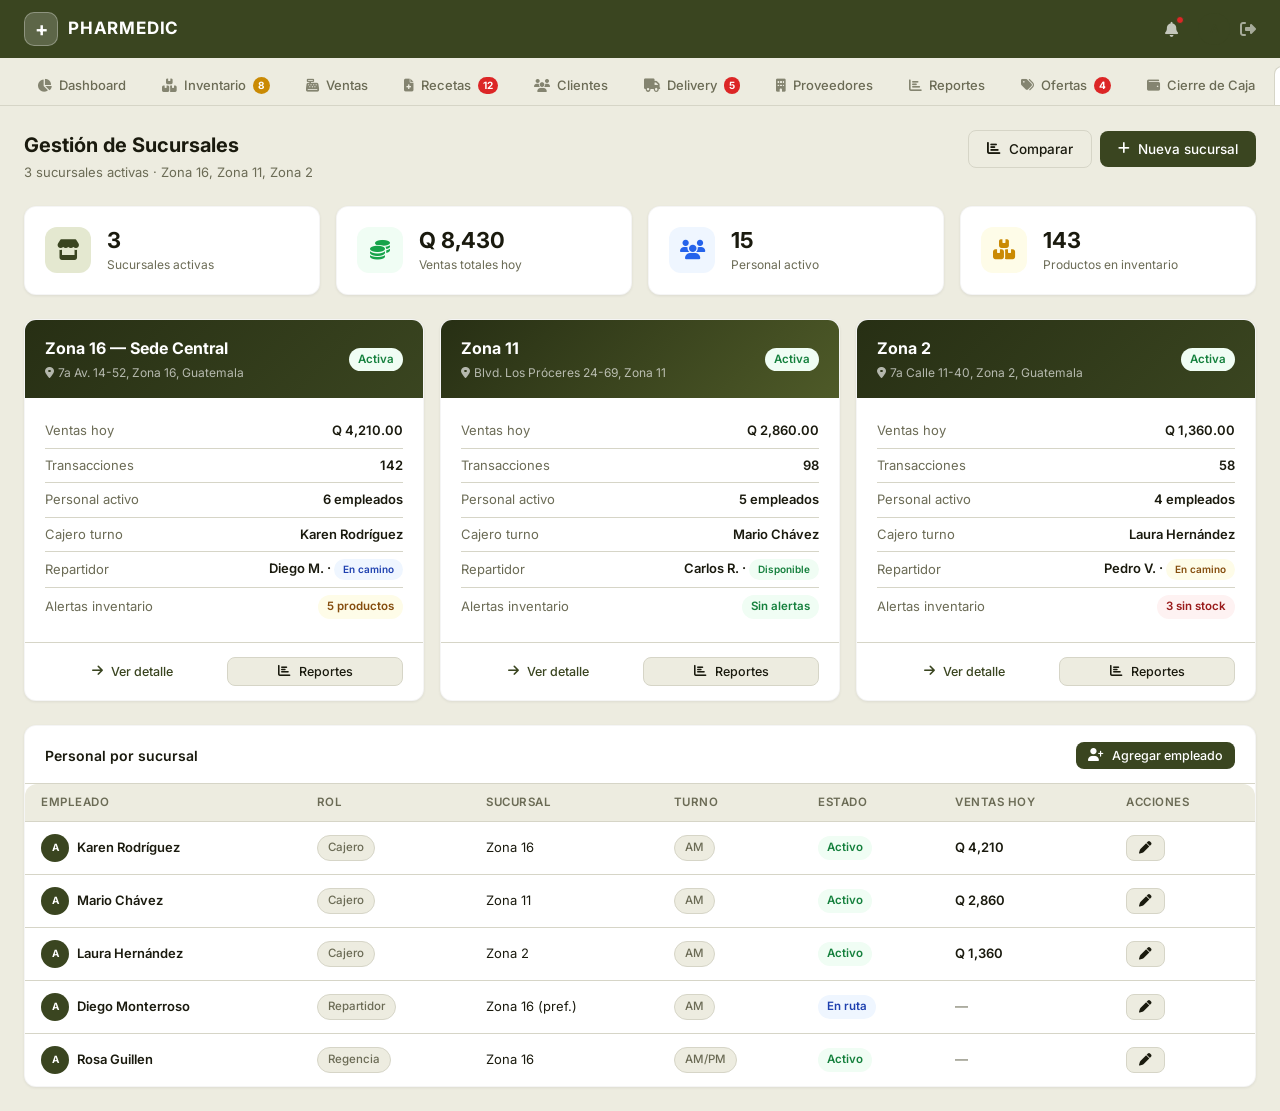
<file: sucursales.html>
<!DOCTYPE html>
<html lang="es">
<head>
  <meta charset="UTF-8" />
  <meta name="viewport" content="width=device-width, initial-scale=1.0" />
  <title>PHARMEDIC — Sucursales</title>
  <link rel="stylesheet" href="https://cdnjs.cloudflare.com/ajax/libs/font-awesome/6.5.1/css/all.min.css" />
  <link rel="stylesheet" href="css/style.css" />
</head>
<body>
<div class="app-layout">

  <!-- TOPBAR -->
  <header class="topbar">
    <div class="topbar-left">
      <div class="brand-mark">+</div>
      <span class="brand-title">PHARMEDIC</span>
    </div>
    <div class="topbar-right">
      <button class="icon-btn"><i class="fas fa-bell"></i><span class="notif-badge"></span></button>
      <div class="topbar-avatar">AD</div>
      <a href="index.html" class="topbar-logout" title="Cerrar sesión"><i class="fas fa-right-from-bracket"></i></a>
    </div>
  </header>

  <!-- TAB NAV -->
  <nav class="tabnav">
    <a href="dashboard.html" class="tabnav-item"><i class="fas fa-chart-pie"></i><span>Dashboard</span></a>
    <a href="inventario.html" class="tabnav-item"><i class="fas fa-boxes-stacked"></i><span>Inventario</span><span class="tn-badge warning">8</span></a>
    <a href="ventas.html" class="tabnav-item"><i class="fas fa-cash-register"></i><span>Ventas</span></a>
    <a href="recetas.html" class="tabnav-item"><i class="fas fa-file-medical"></i><span>Recetas</span><span class="tn-badge">12</span></a>
    <a href="clientes.html" class="tabnav-item"><i class="fas fa-users"></i><span>Clientes</span></a>
    <a href="delivery.html" class="tabnav-item"><i class="fas fa-truck"></i><span>Delivery</span><span class="tn-badge">5</span></a>
    <a href="proveedores.html" class="tabnav-item"><i class="fas fa-building"></i><span>Proveedores</span></a>
    <a href="reportes.html" class="tabnav-item"><i class="fas fa-chart-bar"></i><span>Reportes</span></a>
    <a href="ofertas.html" class="tabnav-item"><i class="fas fa-tags"></i><span>Ofertas</span><span class="tn-badge">4</span></a>
    <a href="cierre-caja.html" class="tabnav-item"><i class="fas fa-wallet"></i><span>Cierre de Caja</span></a>
    <a href="sucursales.html" class="tabnav-item active"><i class="fas fa-store"></i><span>Sucursales</span></a>
  </nav>

  <div class="content">

      <div class="page-header">
        <div class="page-header-left">
          <h1>Gestión de Sucursales</h1>
          <p>3 sucursales activas · Zona 16, Zona 11, Zona 2</p>
        </div>
        <div class="page-actions">
          <button class="btn btn-secondary" onclick="compararSucursales()"><i class="fas fa-chart-bar"></i> Comparar</button>
          <button class="btn btn-primary" onclick="nuevaSucursal()"><i class="fas fa-plus"></i> Nueva sucursal</button>
        </div>
      </div>

      <div class="stats-grid mb-24">
        <div class="stat-card">
          <div class="stat-icon primary"><i class="fas fa-store"></i></div>
          <div class="stat-info"><div class="stat-value">3</div><div class="stat-label">Sucursales activas</div></div>
        </div>
        <div class="stat-card">
          <div class="stat-icon green"><i class="fas fa-coins"></i></div>
          <div class="stat-info"><div class="stat-value">Q 8,430</div><div class="stat-label">Ventas totales hoy</div></div>
        </div>
        <div class="stat-card">
          <div class="stat-icon blue"><i class="fas fa-users"></i></div>
          <div class="stat-info"><div class="stat-value">15</div><div class="stat-label">Personal activo</div></div>
        </div>
        <div class="stat-card">
          <div class="stat-icon amber"><i class="fas fa-boxes-stacked"></i></div>
          <div class="stat-info"><div class="stat-value">143</div><div class="stat-label">Productos en inventario</div></div>
        </div>
      </div>

      <!-- Branch cards -->
      <div class="grid-3 mb-24">

        <!-- Zona 16 -->
        <div class="branch-card">
          <div class="branch-card-header">
            <div class="flex-between">
              <div>
                <div class="branch-card-name">Zona 16 — Sede Central</div>
                <div class="branch-card-addr"><i class="fas fa-location-dot" style="margin-right:4px;"></i>7a Av. 14-52, Zona 16, Guatemala</div>
              </div>
              <span class="badge badge-success" style="flex-shrink:0;">Activa</span>
            </div>
          </div>
          <div class="branch-card-body">
            <div class="branch-stat">
              <span class="key">Ventas hoy</span>
              <span class="val text-primary">Q 4,210.00</span>
            </div>
            <div class="branch-stat">
              <span class="key">Transacciones</span>
              <span class="val">142</span>
            </div>
            <div class="branch-stat">
              <span class="key">Personal activo</span>
              <span class="val">6 empleados</span>
            </div>
            <div class="branch-stat">
              <span class="key">Cajero turno</span>
              <span class="val">Karen Rodríguez</span>
            </div>
            <div class="branch-stat">
              <span class="key">Repartidor</span>
              <span class="val">Diego M. · <span class="badge badge-info" style="font-size:10px;">En camino</span></span>
            </div>
            <div class="branch-stat">
              <span class="key">Alertas inventario</span>
              <span class="val"><span class="badge badge-warning">5 productos</span></span>
            </div>
          </div>
          <div class="flex gap-8" style="padding:14px 20px;border-top:1px solid var(--border);">
            <button class="btn btn-ghost btn-sm" style="flex:1;justify-content:center;"><i class="fas fa-arrow-right"></i> Ver detalle</button>
            <button class="btn btn-secondary btn-sm" style="flex:1;justify-content:center;"><i class="fas fa-chart-bar"></i> Reportes</button>
          </div>
        </div>

        <!-- Zona 11 -->
        <div class="branch-card">
          <div class="branch-card-header" style="background:linear-gradient(135deg, #272F14 0%, #4E5A28 100%);">
            <div class="flex-between">
              <div>
                <div class="branch-card-name">Zona 11</div>
                <div class="branch-card-addr"><i class="fas fa-location-dot" style="margin-right:4px;"></i>Blvd. Los Próceres 24-69, Zona 11</div>
              </div>
              <span class="badge badge-success" style="flex-shrink:0;">Activa</span>
            </div>
          </div>
          <div class="branch-card-body">
            <div class="branch-stat">
              <span class="key">Ventas hoy</span>
              <span class="val text-primary">Q 2,860.00</span>
            </div>
            <div class="branch-stat">
              <span class="key">Transacciones</span>
              <span class="val">98</span>
            </div>
            <div class="branch-stat">
              <span class="key">Personal activo</span>
              <span class="val">5 empleados</span>
            </div>
            <div class="branch-stat">
              <span class="key">Cajero turno</span>
              <span class="val">Mario Chávez</span>
            </div>
            <div class="branch-stat">
              <span class="key">Repartidor</span>
              <span class="val">Carlos R. · <span class="badge badge-success" style="font-size:10px;">Disponible</span></span>
            </div>
            <div class="branch-stat">
              <span class="key">Alertas inventario</span>
              <span class="val"><span class="badge badge-success">Sin alertas</span></span>
            </div>
          </div>
          <div class="flex gap-8" style="padding:14px 20px;border-top:1px solid var(--border);">
            <button class="btn btn-ghost btn-sm" style="flex:1;justify-content:center;"><i class="fas fa-arrow-right"></i> Ver detalle</button>
            <button class="btn btn-secondary btn-sm" style="flex:1;justify-content:center;"><i class="fas fa-chart-bar"></i> Reportes</button>
          </div>
        </div>

        <!-- Zona 2 -->
        <div class="branch-card">
          <div class="branch-card-header" style="background:linear-gradient(135deg, #272F14 0%, #3A4520 100%);">
            <div class="flex-between">
              <div>
                <div class="branch-card-name">Zona 2</div>
                <div class="branch-card-addr"><i class="fas fa-location-dot" style="margin-right:4px;"></i>7a Calle 11-40, Zona 2, Guatemala</div>
              </div>
              <span class="badge badge-success" style="flex-shrink:0;">Activa</span>
            </div>
          </div>
          <div class="branch-card-body">
            <div class="branch-stat">
              <span class="key">Ventas hoy</span>
              <span class="val text-primary">Q 1,360.00</span>
            </div>
            <div class="branch-stat">
              <span class="key">Transacciones</span>
              <span class="val">58</span>
            </div>
            <div class="branch-stat">
              <span class="key">Personal activo</span>
              <span class="val">4 empleados</span>
            </div>
            <div class="branch-stat">
              <span class="key">Cajero turno</span>
              <span class="val">Laura Hernández</span>
            </div>
            <div class="branch-stat">
              <span class="key">Repartidor</span>
              <span class="val">Pedro V. · <span class="badge badge-warning" style="font-size:10px;">En camino</span></span>
            </div>
            <div class="branch-stat">
              <span class="key">Alertas inventario</span>
              <span class="val"><span class="badge badge-danger">3 sin stock</span></span>
            </div>
          </div>
          <div class="flex gap-8" style="padding:14px 20px;border-top:1px solid var(--border);">
            <button class="btn btn-ghost btn-sm" style="flex:1;justify-content:center;"><i class="fas fa-arrow-right"></i> Ver detalle</button>
            <button class="btn btn-secondary btn-sm" style="flex:1;justify-content:center;"><i class="fas fa-chart-bar"></i> Reportes</button>
          </div>
        </div>

      </div>

      <!-- Staff table -->
      <div class="card">
        <div class="card-header">
          <div class="card-title">Personal por sucursal</div>
          <button class="btn btn-primary btn-sm" id="btn-agregar-empleado"><i class="fas fa-user-plus"></i> Agregar empleado</button>
        </div>
        <div class="table-wrap">
          <table>
            <thead>
              <tr>
                <th>Empleado</th>
                <th>Rol</th>
                <th>Sucursal</th>
                <th>Turno</th>
                <th>Estado</th>
                <th>Ventas hoy</th>
                <th>Acciones</th>
              </tr>
            </thead>
            <tbody>
              <tr>
                <td><div class="flex gap-8" style="align-items:center;"><div class="user-avatar" style="width:28px;height:28px;font-size:10px;flex-shrink:0;">KR</div><div class="fw-600">Karen Rodríguez</div></div></td>
                <td><span class="tag">Cajero</span></td>
                <td>Zona 16</td>
                <td><span class="tag">AM</span></td>
                <td><span class="badge badge-success">Activo</span></td>
                <td class="fw-600">Q 4,210</td>
                <td><button class="btn btn-secondary btn-sm"><i class="fas fa-pen"></i></button></td>
              </tr>
              <tr>
                <td><div class="flex gap-8" style="align-items:center;"><div class="user-avatar" style="width:28px;height:28px;font-size:10px;flex-shrink:0;background:#2563EB;">MC</div><div class="fw-600">Mario Chávez</div></div></td>
                <td><span class="tag">Cajero</span></td>
                <td>Zona 11</td>
                <td><span class="tag">AM</span></td>
                <td><span class="badge badge-success">Activo</span></td>
                <td class="fw-600">Q 2,860</td>
                <td><button class="btn btn-secondary btn-sm"><i class="fas fa-pen"></i></button></td>
              </tr>
              <tr>
                <td><div class="flex gap-8" style="align-items:center;"><div class="user-avatar" style="width:28px;height:28px;font-size:10px;flex-shrink:0;background:#D97706;">LH</div><div class="fw-600">Laura Hernández</div></div></td>
                <td><span class="tag">Cajero</span></td>
                <td>Zona 2</td>
                <td><span class="tag">AM</span></td>
                <td><span class="badge badge-success">Activo</span></td>
                <td class="fw-600">Q 1,360</td>
                <td><button class="btn btn-secondary btn-sm"><i class="fas fa-pen"></i></button></td>
              </tr>
              <tr>
                <td><div class="flex gap-8" style="align-items:center;"><div class="user-avatar" style="width:28px;height:28px;font-size:10px;flex-shrink:0;">DM</div><div class="fw-600">Diego Monterroso</div></div></td>
                <td><span class="tag">Repartidor</span></td>
                <td>Zona 16 (pref.)</td>
                <td><span class="tag">AM</span></td>
                <td><span class="badge badge-info">En ruta</span></td>
                <td class="text-muted">—</td>
                <td><button class="btn btn-secondary btn-sm"><i class="fas fa-pen"></i></button></td>
              </tr>
              <tr>
                <td><div class="flex gap-8" style="align-items:center;"><div class="user-avatar" style="width:28px;height:28px;font-size:10px;flex-shrink:0;background:#059669;">RG</div><div class="fw-600">Rosa Guillen</div></div></td>
                <td><span class="tag">Regencia</span></td>
                <td>Zona 16</td>
                <td><span class="tag">AM/PM</span></td>
                <td><span class="badge badge-success">Activo</span></td>
                <td class="text-muted">—</td>
                <td><button class="btn btn-secondary btn-sm"><i class="fas fa-pen"></i></button></td>
              </tr>
            </tbody>
          </table>
        </div>
      </div>

  </div>
</div>
<script src="js/main.js"></script>
<script>
  const EMPLEADOS = [
    { id:1, nombre:'Karen Rodríguez',  iniciales:'KR', rol:'Cajero',     sucursal:'Zona 16',        turno:'AM',    estado:'Activo',  color:'#3A4520' },
    { id:2, nombre:'Mario Chávez',     iniciales:'MC', rol:'Cajero',     sucursal:'Zona 11',        turno:'AM',    estado:'Activo',  color:'#2563EB' },
    { id:3, nombre:'Laura Hernández',  iniciales:'LH', rol:'Cajero',     sucursal:'Zona 2',         turno:'AM',    estado:'Activo',  color:'#D97706' },
    { id:4, nombre:'Diego Monterroso', iniciales:'DM', rol:'Repartidor', sucursal:'Zona 16 (pref.)',turno:'AM',    estado:'En ruta', color:'#3A4520' },
    { id:5, nombre:'Rosa Guillen',     iniciales:'RG', rol:'Regencia',   sucursal:'Zona 16',        turno:'AM/PM', estado:'Activo',  color:'#059669' },
  ];

  const SUCURSALES_INFO = {
    'Zona 16': {
      nombre:'Zona 16 — Sede Central', dir:'7a Av. 14-52, Zona 16, Guatemala',
      tel:'(502) 2345-6789', regente:'Q.F. Rosa Guillen', horario:'8:00 AM – 8:00 PM',
      ventas:'Q 4,210', transacciones:142, personal:6, alertas:'5 productos bajo mínimo'
    },
    'Zona 11': {
      nombre:'Zona 11', dir:'Blvd. Los Próceres 24-69, Zona 11',
      tel:'(502) 2456-7890', regente:'Q.F. Ana López', horario:'8:00 AM – 7:00 PM',
      ventas:'Q 2,860', transacciones:98, personal:5, alertas:'Sin alertas activas'
    },
    'Zona 2': {
      nombre:'Zona 2', dir:'7a Calle 11-40, Zona 2, Guatemala',
      tel:'(502) 2567-8901', regente:'Q.F. Jorge Pérez', horario:'8:00 AM – 6:00 PM',
      ventas:'Q 1,360', transacciones:58, personal:4, alertas:'3 productos sin stock'
    },
  };

  /* ── Ver detalle de sucursal ── */
  function verDetalleSucursal(zona) {
    const s = SUCURSALES_INFO[zona];
    showModal('Detalle — ' + s.nombre, `
      <div class="grid-2" style="gap:12px;font-size:13px;margin-bottom:14px;">
        <div><span style="color:var(--text-muted);">Dirección</span><div class="fw-600">${s.dir}</div></div>
        <div><span style="color:var(--text-muted);">Teléfono</span><div class="fw-600">${s.tel}</div></div>
        <div><span style="color:var(--text-muted);">Regente farmacéutico</span><div class="fw-600">${s.regente}</div></div>
        <div><span style="color:var(--text-muted);">Horario</span><div class="fw-600">${s.horario}</div></div>
      </div>
      <div class="stats-grid" style="grid-template-columns:repeat(3,1fr);gap:10px;">
        <div class="stat-card" style="padding:12px;">
          <div class="stat-info"><div class="stat-value" style="font-size:18px;">${s.ventas}</div><div class="stat-label">Ventas hoy</div></div>
        </div>
        <div class="stat-card" style="padding:12px;">
          <div class="stat-info"><div class="stat-value" style="font-size:18px;">${s.transacciones}</div><div class="stat-label">Transacciones</div></div>
        </div>
        <div class="stat-card" style="padding:12px;">
          <div class="stat-info"><div class="stat-value" style="font-size:18px;">${s.personal}</div><div class="stat-label">Personal activo</div></div>
        </div>
      </div>
      <div style="margin-top:12px;background:var(--warning-bg);border-left:3px solid var(--warning);padding:10px 14px;border-radius:var(--radius-sm);font-size:13px;">
        <i class="fas fa-triangle-exclamation" style="color:var(--warning);margin-right:6px;"></i>${s.alertas}
      </div>
    `, [
      { label:'Ver reportes', style:'btn-secondary', action: () => { closeModal(); setTimeout(() => verReportesSucursal(zona), 200); } },
      { label:'Cerrar',       style:'btn-ghost',     action: closeModal }
    ], '560px');
  }

  /* ── Reportes de sucursal ── */
  function verReportesSucursal(zona) {
    const s = SUCURSALES_INFO[zona];
    showModal('Reportes — ' + s.nombre, `
      <p style="font-size:13px;color:var(--text-muted);margin-bottom:16px;">Selecciona el tipo de reporte a generar para <strong>${s.nombre}</strong>:</p>
      <div style="display:flex;flex-direction:column;gap:10px;">
        ${[
          { icon:'fa-cash-register', label:'Reporte de ventas del mes',       sub:'Mayo 2026 · Ingresos, transacciones y ticket promedio' },
          { icon:'fa-boxes-stacked', label:'Reporte de inventario',           sub:'Stock actual, mínimos y alertas de vencimiento' },
          { icon:'fa-truck',         label:'Reporte de repartidores',         sub:'Entregas completadas, tiempos y calificaciones' },
          { icon:'fa-file-invoice',  label:'Cierre de caja por turno',        sub:'AM / PM — Exportable en PDF' },
        ].map(r => `
          <div style="display:flex;align-items:center;gap:12px;padding:12px;border:1px solid var(--border);border-radius:var(--radius-sm);cursor:pointer;"
               onclick="showToast('Generando: ${r.label}...','info')">
            <div style="width:36px;height:36px;border-radius:8px;background:var(--primary-light);color:var(--primary);display:flex;align-items:center;justify-content:center;flex-shrink:0;">
              <i class="fas ${r.icon}"></i>
            </div>
            <div>
              <div class="fw-600" style="font-size:13px;">${r.label}</div>
              <div style="font-size:12px;color:var(--text-muted);">${r.sub}</div>
            </div>
            <i class="fas fa-chevron-right" style="margin-left:auto;color:var(--text-muted);"></i>
          </div>`).join('')}
      </div>
    `, [{ label:'Cerrar', style:'btn-secondary', action: closeModal }], '560px');
  }

  /* ── Editar empleado ── */
  function editarEmpleado(idx) {
    const e = EMPLEADOS[idx];
    const estadoBadge = e.estado === 'Activo' ? 'badge-success' : e.estado === 'En ruta' ? 'badge-info' : 'badge-warning';
    showModal('Editar empleado — ' + e.nombre, `
      <div class="grid-2">
        <div class="form-group"><label>Nombre completo</label>
          <input id="eNom" class="form-control" value="${e.nombre}"/>
        </div>
        <div class="form-group"><label>Rol del sistema</label>
          <select id="eRol" class="form-control">
            ${['Administrador','Cajero','Bodeguero','Repartidor','Regencia','Proveedor']
              .map(r => `<option${r === e.rol ? ' selected' : ''}>${r}</option>`).join('')}
          </select>
        </div>
      </div>
      <div class="grid-2">
        <div class="form-group"><label>Sucursal asignada</label>
          <select id="eSuc" class="form-control">
            ${['Zona 16','Zona 11','Zona 2']
              .map(s => `<option${e.sucursal.startsWith(s) ? ' selected' : ''}>${s}</option>`).join('')}
          </select>
        </div>
        <div class="form-group"><label>Turno</label>
          <select id="eTurno" class="form-control">
            ${['AM','PM','AM/PM'].map(t => `<option${t === e.turno ? ' selected' : ''}>${t}</option>`).join('')}
          </select>
        </div>
      </div>
      <div class="form-group"><label>Estado actual</label>
        <div style="margin-top:4px;"><span class="badge ${estadoBadge}">${e.estado}</span></div>
      </div>
      <div style="background:var(--warning-bg);border-left:3px solid var(--warning);padding:10px 14px;border-radius:var(--radius-sm);font-size:12px;margin-top:4px;">
        <i class="fas fa-triangle-exclamation" style="color:var(--warning);margin-right:6px;"></i>
        Para desactivar un usuario con transacciones registradas, usa <strong>"Desactivar"</strong>. No es posible eliminarlo permanentemente.
      </div>
    `, [
      { label:'Guardar cambios', style:'btn-primary', action: () => {
          EMPLEADOS[idx].nombre   = document.getElementById('eNom')?.value   || e.nombre;
          EMPLEADOS[idx].rol      = document.getElementById('eRol')?.value   || e.rol;
          EMPLEADOS[idx].sucursal = document.getElementById('eSuc')?.value   || e.sucursal;
          EMPLEADOS[idx].turno    = document.getElementById('eTurno')?.value || e.turno;
          showToast('Datos de ' + EMPLEADOS[idx].nombre + ' actualizados correctamente', 'success');
          closeModal();
      }},
      { label:'Desactivar usuario', style:'btn-danger', action: () => {
          if (confirm('¿Desactivar a ' + e.nombre + '? No podrá iniciar sesión hasta que sea reactivado.')) {
            EMPLEADOS[idx].estado = 'Inactivo';
            showToast(e.nombre + ' ha sido desactivado del sistema', 'warning');
            closeModal();
          }
      }},
      { label:'Cancelar', style:'btn-secondary', action: closeModal },
    ]);
  }

  /* ── Agregar empleado ── */
  document.getElementById('btn-agregar-empleado').addEventListener('click', () => {
    showModal('Nuevo usuario del sistema', `
      <div class="grid-2">
        <div class="form-group"><label>Nombre completo</label>
          <input class="form-control" id="nNom" placeholder="Nombre Apellido"/>
        </div>
        <div class="form-group"><label>Usuario / Login</label>
          <input class="form-control" id="nUser" placeholder="ej. k.rodriguez"/>
        </div>
      </div>
      <div class="grid-2">
        <div class="form-group"><label>Rol del sistema</label>
          <select class="form-control" id="nRol">
            <option value="">— Seleccionar —</option>
            <option>Administrador</option><option>Cajero</option><option>Bodeguero</option>
            <option>Repartidor</option><option>Regencia</option><option>Proveedor</option>
          </select>
        </div>
        <div class="form-group"><label>Sucursal asignada</label>
          <select class="form-control" id="nSuc">
            <option value="">— Seleccionar —</option>
            <option>Zona 16</option><option>Zona 11</option><option>Zona 2</option>
          </select>
        </div>
      </div>
      <div class="grid-2">
        <div class="form-group"><label>Turno</label>
          <select class="form-control" id="nTurno">
            <option>AM</option><option>PM</option><option>AM/PM</option>
          </select>
        </div>
        <div class="form-group"><label>Contraseña temporal</label>
          <input class="form-control" id="nPass" type="password" placeholder="Mín. 8 chars, 1 mayús., 1 número"/>
        </div>
      </div>
      <div style="background:var(--primary-light);border-left:3px solid var(--primary);padding:10px 14px;border-radius:var(--radius-sm);font-size:12px;margin-top:4px;">
        <i class="fas fa-circle-info" style="color:var(--primary);margin-right:6px;"></i>
        El usuario deberá cambiar su contraseña en el primer inicio de sesión.
      </div>
    `, [
      { label:'Crear usuario', style:'btn-primary', action: () => {
          const nom  = document.getElementById('nNom')?.value;
          const rol  = document.getElementById('nRol')?.value;
          const suc  = document.getElementById('nSuc')?.value;
          const pass = document.getElementById('nPass')?.value || '';
          if (!nom || !rol || !suc) { showToast('Completa todos los campos obligatorios', 'warning'); return; }
          if (pass.length < 8 || !/[A-Z]/.test(pass) || !/[0-9]/.test(pass)) {
            showToast('La contraseña debe tener mín. 8 caracteres, una mayúscula y un número', 'warning'); return;
          }
          showToast('Usuario ' + nom + ' creado con rol ' + rol + ' en ' + suc, 'success');
          closeModal();
      }},
      { label:'Cancelar', style:'btn-secondary', action: closeModal },
    ]);
  });

  /* ── Conectar botones de las tarjetas de sucursal ── */
  document.addEventListener('DOMContentLoaded', () => {
    const zonas = ['Zona 16', 'Zona 11', 'Zona 2'];
    const btnDetalle   = document.querySelectorAll('.branch-card .btn-ghost');
    const btnReportes  = document.querySelectorAll('.branch-card .btn-secondary');
    btnDetalle.forEach((btn, i)  => btn.addEventListener('click', () => verDetalleSucursal(zonas[i])));
    btnReportes.forEach((btn, i) => btn.addEventListener('click', () => verReportesSucursal(zonas[i])));

    /* Botones de editar empleado */
    document.querySelectorAll('tbody tr').forEach((row, i) => {
      const btn = row.querySelector('.btn-secondary');
      if (btn) btn.addEventListener('click', () => editarEmpleado(i));
    });
  });
</script>
</body>
</html>
</file>
<file: css/style.css>
/* ===========================
   PHARMEDIC — Sistema de Gestión Farmacéutica
   Estilos globales
   =========================== */

@import url('https://fonts.googleapis.com/css2?family=Inter:wght@300;400;500;600;700&display=swap');

:root {
  --primary:       #3A4520;
  --primary-dark:  #272F14;
  --primary-mid:   #4E5A28;
  --primary-light: #E4E8D0;
  --accent:        #C8D400;
  --bg:            #EDECE0;
  --card-bg:       #FFFFFF;
  --text:          #1A1A0E;
  --text-muted:    #6B6B55;
  --border:        #D6D5C7;
  --shadow-sm:     0 1px 3px rgba(0,0,0,0.07);
  --shadow-md:     0 4px 16px rgba(0,0,0,0.10);
  --topbar-h:      58px;
  --tabnav-h:      52px;
  --warning:       #CA8A04;  --warning-bg: #FEFCE8;  --warning-text: #854D0E;
  --danger:        #DC2626;  --danger-bg:  #FEF2F2;  --danger-text:  #991B1B;
  --success:       #16A34A;  --success-bg: #F0FDF4;  --success-text: #15803D;
  --info:          #2563EB;  --info-bg:    #EFF6FF;  --info-text:    #1E40AF;
  --orange:        #EA580C;  --orange-bg:  #FFF7ED;  --orange-text:  #9A3412;
  --radius-sm:     8px;
  --radius:        12px;
  --radius-lg:     20px;
  --radius-pill:   100px;
  /* Legacy aliases kept so internal pages still work */
  --white:         #FFFFFF;
  --sidebar-bg:    #272F14;
  --sidebar-hover: rgba(255,255,255,0.06);
  --sidebar-text:  #A3A889;
  --sidebar-w:     252px;
}

*, *::before, *::after { box-sizing: border-box; margin: 0; padding: 0; }

html { font-size: 14px; }

body {
  font-family: 'Inter', -apple-system, BlinkMacSystemFont, 'Segoe UI', sans-serif;
  background: var(--bg);
  color: var(--text);
  line-height: 1.5;
  -webkit-font-smoothing: antialiased;
}

a { text-decoration: none; color: inherit; }
img { max-width: 100%; display: block; }
button { cursor: pointer; border: none; background: none; font-family: inherit; }
select, input, textarea { font-family: inherit; }

/* ===========================
   LOGIN PAGE
   =========================== */
.login-page {
  display: flex;
  min-height: 100vh;
}

.login-brand {
  flex: 0 0 42%;
  background: linear-gradient(160deg, #272F14 0%, #3A4520 60%, #4E5A28 100%);
  display: flex;
  flex-direction: column;
  align-items: center;
  justify-content: center;
  padding: 60px;
  position: relative;
  overflow: hidden;
}

.login-brand::before {
  content: '';
  position: absolute;
  top: -120px; right: -120px;
  width: 380px; height: 380px;
  border-radius: 50%;
  background: rgba(255,255,255,0.04);
}
.login-brand::after {
  content: '';
  position: absolute;
  bottom: -80px; left: -80px;
  width: 280px; height: 280px;
  border-radius: 50%;
  background: rgba(255,255,255,0.04);
}

.brand-logo {
  display: flex;
  align-items: center;
  gap: 16px;
  margin-bottom: 48px;
}

.brand-cross {
  width: 56px; height: 56px;
  background: rgba(255,255,255,0.15);
  border: 2px solid rgba(255,255,255,0.3);
  border-radius: 14px;
  display: flex; align-items: center; justify-content: center;
  font-size: 28px; color: #fff; font-weight: 700;
  letter-spacing: -1px;
}

.brand-name {
  font-size: 30px;
  font-weight: 700;
  color: #fff;
  letter-spacing: 1px;
}

.brand-tagline {
  color: rgba(255,255,255,0.65);
  font-size: 13px;
  letter-spacing: 0.5px;
  margin-top: 4px;
}

.brand-features {
  list-style: none;
  display: flex;
  flex-direction: column;
  gap: 18px;
  width: 100%;
  max-width: 320px;
}

.brand-features li {
  display: flex;
  align-items: center;
  gap: 14px;
  color: rgba(255,255,255,0.8);
  font-size: 13.5px;
}

.feature-dot {
  width: 36px; height: 36px;
  background: rgba(255,255,255,0.12);
  border-radius: 10px;
  display: flex; align-items: center; justify-content: center;
  flex-shrink: 0;
  font-size: 16px;
}

.login-form-panel {
  flex: 1;
  display: flex;
  align-items: center;
  justify-content: center;
  padding: 60px;
  background: #fff;
}

.login-form-wrap {
  width: 100%;
  max-width: 380px;
}

.login-form-wrap h2 {
  font-size: 24px;
  font-weight: 700;
  color: var(--text);
  margin-bottom: 6px;
}

.login-form-wrap p {
  color: var(--text-muted);
  font-size: 14px;
  margin-bottom: 36px;
}

.form-group {
  margin-bottom: 18px;
}

.form-group label {
  display: block;
  font-size: 12.5px;
  font-weight: 600;
  color: var(--text);
  margin-bottom: 6px;
  letter-spacing: 0.3px;
}

.form-control {
  width: 100%;
  padding: 10px 14px;
  border: 1.5px solid var(--border);
  border-radius: var(--radius-sm);
  font-size: 14px;
  color: var(--text);
  background: #fff;
  transition: border-color 0.2s;
  outline: none;
}

.form-control:focus {
  border-color: var(--primary);
  box-shadow: 0 0 0 3px var(--primary-light);
}

.form-icon-wrap {
  position: relative;
}
.form-icon-wrap .form-control {
  padding-left: 38px;
}
.form-icon-wrap .fi {
  position: absolute;
  left: 12px; top: 50%;
  transform: translateY(-50%);
  color: var(--text-muted);
  font-size: 14px;
}

.btn {
  display: inline-flex;
  align-items: center;
  gap: 8px;
  padding: 10px 18px;
  border-radius: var(--radius-sm);
  font-size: 13.5px;
  font-weight: 500;
  transition: background 0.15s, box-shadow 0.15s;
  white-space: nowrap;
}

.btn-primary {
  background: var(--primary);
  color: #fff;
}
.btn-primary:hover { background: var(--primary-dark); }

.btn-secondary {
  background: var(--bg);
  color: var(--text);
  border: 1.5px solid var(--border);
}
.btn-secondary:hover { background: var(--border); }

.btn-ghost {
  color: var(--primary);
  background: transparent;
}
.btn-ghost:hover { background: var(--primary-light); }

.btn-danger {
  background: var(--danger-bg);
  color: var(--danger);
  border: 1.5px solid #FCA5A5;
}
.btn-danger:hover { background: #FEE2E2; }

.btn-sm { padding: 6px 12px; font-size: 12.5px; }
.btn-lg { padding: 13px 24px; font-size: 15px; font-weight: 600; }
.btn-full { width: 100%; justify-content: center; }

.login-footer {
  margin-top: 28px;
  text-align: center;
  font-size: 12.5px;
  color: var(--text-muted);
}

/* ===========================
   APP LAYOUT (new topbar + tabnav)
   =========================== */
.app-layout {
  display: flex;
  flex-direction: column;
  min-height: 100vh;
  background: var(--bg);
}

/* ---- Topbar (new) ---- */
.topbar {
  height: var(--topbar-h);
  background: var(--primary);
  display: flex;
  align-items: center;
  justify-content: space-between;
  padding: 0 24px;
  position: sticky; top: 0; z-index: 100;
}
.brand-mark {
  width: 34px; height: 34px;
  background: rgba(255,255,255,0.18);
  border: 1.5px solid rgba(255,255,255,0.3);
  border-radius: 10px;
  display: flex; align-items: center; justify-content: center;
  font-size: 20px; color: #fff; font-weight: 700;
  margin-right: 10px;
}
.brand-title { font-size: 17px; font-weight: 700; color: #fff; letter-spacing: 0.8px; }
.topbar-left { display: flex; align-items: center; }
.topbar-right { display: flex; align-items: center; gap: 10px; }

.sucursal-pill {
  display: flex; align-items: center; gap: 7px;
  background: rgba(255,255,255,0.12);
  border-radius: var(--radius-pill);
  padding: 6px 14px;
  color: rgba(255,255,255,0.85);
  font-size: 13px;
}
.sucursal-pill i { font-size: 12px; }
.sucursal-pill select {
  background: none; border: none; color: rgba(255,255,255,0.9);
  font-size: 13px; outline: none; cursor: pointer; font-weight: 500;
}
.sucursal-pill select option { background: var(--primary); }

.icon-btn {
  width: 34px; height: 34px;
  border-radius: var(--radius-sm);
  display: flex; align-items: center; justify-content: center;
  color: rgba(255,255,255,0.7); font-size: 15px;
  background: none; border: none; cursor: pointer;
  transition: background 0.15s;
  position: relative;
}
.icon-btn:hover { background: rgba(255,255,255,0.12); color: #fff; }
.notif-badge {
  position: absolute; top: 4px; right: 4px;
  width: 8px; height: 8px;
  background: var(--danger);
  border-radius: 50%; border: 1.5px solid var(--primary);
}
.topbar-avatar {
  width: 32px; height: 32px;
  background: var(--accent); color: var(--primary);
  border-radius: 50%;
  display: flex; align-items: center; justify-content: center;
  font-size: 12px; font-weight: 700; cursor: pointer;
}
.topbar-logout {
  color: rgba(255,255,255,0.55); font-size: 16px;
  display: flex; align-items: center;
  transition: color 0.15s;
}
.topbar-logout:hover { color: #fff; }

/* ---- Tab nav ---- */
.tabnav {
  background: var(--bg);
  border-bottom: 1px solid var(--border);
  padding: 8px 20px 0;
  display: flex;
  gap: 2px;
  align-items: flex-end;
  overflow-x: auto;
  position: sticky;
  top: var(--topbar-h);
  z-index: 90;
  scrollbar-width: none;
}
.tabnav::-webkit-scrollbar { display: none; }

.tabnav-item {
  display: flex; align-items: center; gap: 7px;
  padding: 9px 16px;
  border-radius: var(--radius-sm) var(--radius-sm) 0 0;
  color: var(--text-muted);
  font-size: 13px; font-weight: 500;
  text-decoration: none;
  white-space: nowrap;
  transition: background 0.15s, color 0.15s;
  position: relative;
  border: 1px solid transparent;
  border-bottom: none;
}
.tabnav-item:hover { color: var(--text); background: rgba(0,0,0,0.04); }
.tabnav-item.active {
  background: var(--card-bg);
  color: var(--primary);
  font-weight: 600;
  border-color: var(--border);
  border-bottom-color: var(--card-bg);
}
.tabnav-item i { font-size: 13px; opacity: 0.8; }
.tabnav-item.active i { opacity: 1; }
.tn-badge {
  background: var(--danger);
  color: #fff;
  font-size: 10px; font-weight: 700;
  padding: 1px 5px; border-radius: 20px;
  min-width: 16px; text-align: center;
}
.tn-badge.warning { background: var(--warning); }

/* ---- Main content ---- */
.content {
  flex: 1;
  padding: 24px;
  background: var(--bg);
}

/* ---- Legacy sidebar (hidden, kept for reference) ---- */
.sidebar { display: none; }
.main-area { margin-left: 0; flex: 1; display: flex; flex-direction: column; }

/* ---- User avatar (used inline in some pages) ---- */
.user-avatar {
  width: 34px; height: 34px;
  background: var(--primary);
  border-radius: 50%;
  display: flex; align-items: center; justify-content: center;
  font-size: 12px; font-weight: 700; color: #fff;
  flex-shrink: 0;
}

/* Legacy sucursal-select (kept for topbar compat) */
.sucursal-select {
  display: flex;
  align-items: center;
  gap: 8px;
  background: rgba(255,255,255,0.12);
  border-radius: var(--radius-pill);
  padding: 6px 14px;
  font-size: 13px;
  color: rgba(255,255,255,0.85);
}
.sucursal-select select {
  border: none;
  background: none;
  font-size: 13px;
  color: rgba(255,255,255,0.9);
  outline: none;
  cursor: pointer;
}

.page-header {
  display: flex;
  align-items: flex-start;
  justify-content: space-between;
  margin-bottom: 24px;
}

.page-header-left h1 {
  font-size: 20px;
  font-weight: 700;
  color: var(--text);
}

.page-header-left p {
  font-size: 13px;
  color: var(--text-muted);
  margin-top: 3px;
}

.page-actions { display: flex; gap: 8px; align-items: center; }

/* ===========================
   CARDS
   =========================== */
.card {
  background: var(--card-bg);
  border-radius: var(--radius);
  box-shadow: var(--shadow-sm);
  border: 1px solid rgba(0,0,0,0.04);
}

.card-header {
  padding: 16px 20px 14px;
  border-bottom: 1px solid var(--border);
  display: flex;
  align-items: center;
  justify-content: space-between;
}

.card-title {
  font-size: 14px;
  font-weight: 600;
  color: var(--text);
}

.card-subtitle {
  font-size: 12px;
  color: var(--text-muted);
  margin-top: 2px;
}

.card-body { padding: 20px; }

/* ===========================
   STATS CARDS
   =========================== */
.stats-grid {
  display: grid;
  grid-template-columns: repeat(4, 1fr);
  gap: 16px;
  margin-bottom: 24px;
}

.stat-card {
  background: var(--card-bg);
  border-radius: var(--radius);
  box-shadow: var(--shadow-sm);
  border: 1px solid rgba(0,0,0,0.04);
  padding: 20px;
  display: flex;
  align-items: flex-start;
  gap: 16px;
}

.stat-icon {
  width: 46px; height: 46px;
  border-radius: 12px;
  display: flex; align-items: center; justify-content: center;
  font-size: 20px;
  flex-shrink: 0;
}

.stat-icon.green   { background: var(--success-bg); color: var(--success); }
.stat-icon.amber   { background: var(--warning-bg); color: var(--warning); }
.stat-icon.red     { background: var(--danger-bg);  color: var(--danger); }
.stat-icon.blue    { background: var(--info-bg);    color: var(--info); }
.stat-icon.orange  { background: var(--orange-bg);  color: var(--orange); }
.stat-icon.primary { background: var(--primary-light); color: var(--primary); }

.stat-info { flex: 1; min-width: 0; }

.stat-value {
  font-size: 22px;
  font-weight: 700;
  color: var(--text);
  line-height: 1.2;
}

.stat-label {
  font-size: 12px;
  color: var(--text-muted);
  margin-top: 3px;
}

.stat-change {
  font-size: 11.5px;
  font-weight: 600;
  margin-top: 6px;
  display: flex;
  align-items: center;
  gap: 3px;
}

.stat-change.up   { color: var(--success); }
.stat-change.down { color: var(--danger); }
.stat-change.neutral { color: var(--text-muted); }

/* ===========================
   GRID LAYOUTS
   =========================== */
.grid-2 { display: grid; grid-template-columns: 1fr 1fr; gap: 20px; }
.grid-3 { display: grid; grid-template-columns: 1fr 1fr 1fr; gap: 16px; }
.grid-4 { display: grid; grid-template-columns: repeat(4,1fr); gap: 16px; }
.col-span-2 { grid-column: span 2; }
.col-span-3 { grid-column: span 3; }

/* ===========================
   TABLES
   =========================== */
.table-wrap {
  overflow-x: auto;
  border-radius: var(--radius);
}

table {
  width: 100%;
  border-collapse: collapse;
  font-size: 13px;
}

thead th {
  background: var(--bg);
  color: var(--text-muted);
  font-size: 11.5px;
  font-weight: 600;
  text-transform: uppercase;
  letter-spacing: 0.5px;
  padding: 10px 16px;
  text-align: left;
  white-space: nowrap;
  border-bottom: 1px solid var(--border);
}

tbody tr {
  border-bottom: 1px solid var(--border);
  transition: background 0.1s;
}

tbody tr:last-child { border-bottom: none; }
tbody tr:hover { background: #F5F4ED; }

tbody td {
  padding: 12px 16px;
  color: var(--text);
  vertical-align: middle;
}

.td-muted { color: var(--text-muted); font-size: 12.5px; }

/* ===========================
   BADGES
   =========================== */
.badge {
  display: inline-flex;
  align-items: center;
  gap: 4px;
  padding: 3px 9px;
  border-radius: 20px;
  font-size: 11.5px;
  font-weight: 600;
  white-space: nowrap;
}

.badge-success  { background: var(--success-bg); color: var(--success-text); }
.badge-warning  { background: var(--warning-bg); color: var(--warning-text); }
.badge-danger   { background: var(--danger-bg);  color: var(--danger-text); }
.badge-info     { background: var(--info-bg);    color: var(--info-text); }
.badge-orange   { background: var(--orange-bg);  color: var(--orange-text); }
.badge-neutral  { background: #F1F5F9;           color: #475569; }
.badge-primary  { background: var(--primary-light); color: var(--primary-dark); }

/* ===========================
   FILTERS BAR
   =========================== */
.filters-bar {
  display: flex;
  align-items: center;
  gap: 10px;
  flex-wrap: wrap;
  margin-bottom: 16px;
}

.search-box {
  display: flex;
  align-items: center;
  gap: 8px;
  background: var(--card-bg);
  border: 1.5px solid var(--border);
  border-radius: var(--radius-sm);
  padding: 8px 12px;
  flex: 1;
  min-width: 220px;
  max-width: 340px;
}

.search-box i { color: var(--text-muted); font-size: 13px; }

.search-box input {
  border: none;
  outline: none;
  background: none;
  font-size: 13.5px;
  color: var(--text);
  width: 100%;
}

.search-box input::placeholder { color: var(--text-muted); }

.filter-select {
  background: var(--card-bg);
  border: 1.5px solid var(--border);
  border-radius: var(--radius-sm);
  padding: 8px 12px;
  font-size: 13px;
  color: var(--text);
  outline: none;
  cursor: pointer;
}

.filter-select:focus { border-color: var(--primary); }

/* ===========================
   TABS
   =========================== */
.tabs {
  display: flex;
  gap: 2px;
  border-bottom: 2px solid var(--border);
  margin-bottom: 20px;
}

.tab {
  padding: 10px 18px;
  font-size: 13.5px;
  font-weight: 500;
  color: var(--text-muted);
  cursor: pointer;
  border-bottom: 2px solid transparent;
  margin-bottom: -2px;
  transition: color 0.15s, border-color 0.15s;
  display: flex;
  align-items: center;
  gap: 6px;
}

.tab:hover { color: var(--text); }

.tab.active {
  color: var(--primary);
  border-bottom-color: var(--primary);
  font-weight: 600;
}

.tab .tab-count {
  background: var(--border);
  color: var(--text-muted);
  font-size: 11px;
  font-weight: 700;
  padding: 1px 6px;
  border-radius: 10px;
}

.tab.active .tab-count {
  background: var(--primary-light);
  color: var(--primary);
}

/* ===========================
   CHART CONTAINERS
   =========================== */
.chart-container {
  position: relative;
  padding: 20px;
}

canvas { display: block; }

/* ===========================
   POS / VENTAS
   =========================== */
.pos-layout {
  display: grid;
  grid-template-columns: 1fr 340px;
  gap: 20px;
  height: calc(100vh - var(--topbar-h) - 48px);
}

.pos-left { display: flex; flex-direction: column; gap: 16px; overflow: hidden; }
.pos-right { display: flex; flex-direction: column; overflow: hidden; }

.product-grid {
  display: grid;
  grid-template-columns: repeat(auto-fill, minmax(150px, 1fr));
  gap: 10px;
  overflow-y: auto;
  flex: 1;
  padding: 2px;
}

.product-tile {
  background: var(--card-bg);
  border: 1.5px solid var(--border);
  border-radius: var(--radius);
  padding: 14px 12px;
  cursor: pointer;
  transition: border-color 0.15s, box-shadow 0.15s;
  text-align: center;
}

.product-tile:hover {
  border-color: var(--primary);
  box-shadow: 0 0 0 3px var(--primary-light);
}

.product-tile .pill-icon {
  font-size: 28px;
  margin-bottom: 8px;
}

.product-tile .prod-name {
  font-size: 12.5px;
  font-weight: 600;
  color: var(--text);
  margin-bottom: 2px;
  white-space: nowrap;
  overflow: hidden;
  text-overflow: ellipsis;
}

.product-tile .prod-present {
  font-size: 11px;
  color: var(--text-muted);
}

.product-tile .prod-price {
  font-size: 14px;
  font-weight: 700;
  color: var(--primary);
  margin-top: 6px;
}

.cart-items {
  flex: 1;
  overflow-y: auto;
  padding: 0 4px;
}

.cart-item {
  display: flex;
  align-items: center;
  gap: 10px;
  padding: 10px 0;
  border-bottom: 1px solid var(--border);
}

.cart-item:last-child { border-bottom: none; }

.cart-item-name {
  flex: 1;
  font-size: 13px;
  font-weight: 500;
}

.cart-item-name small {
  display: block;
  font-size: 11px;
  color: var(--text-muted);
  font-weight: 400;
}

.qty-control {
  display: flex;
  align-items: center;
  gap: 6px;
}

.qty-btn {
  width: 22px; height: 22px;
  border-radius: 50%;
  background: var(--bg);
  border: 1.5px solid var(--border);
  display: flex; align-items: center; justify-content: center;
  font-size: 13px;
  font-weight: 700;
  color: var(--text);
  cursor: pointer;
  transition: background 0.1s;
}
.qty-btn:hover { background: var(--border); }

.qty-val {
  font-size: 13px;
  font-weight: 600;
  min-width: 18px;
  text-align: center;
}

.cart-item-price {
  font-size: 13px;
  font-weight: 600;
  color: var(--text);
  min-width: 58px;
  text-align: right;
}

.cart-summary {
  border-top: 1.5px solid var(--border);
  padding-top: 14px;
}

.summary-row {
  display: flex;
  justify-content: space-between;
  font-size: 13px;
  padding: 4px 0;
  color: var(--text-muted);
}

.summary-row.total {
  font-size: 16px;
  font-weight: 700;
  color: var(--text);
  border-top: 1.5px solid var(--border);
  margin-top: 8px;
  padding-top: 10px;
}

.payment-methods {
  display: grid;
  grid-template-columns: repeat(3, 1fr);
  gap: 8px;
  margin: 14px 0;
}

.pay-method {
  border: 2px solid var(--border);
  border-radius: var(--radius-sm);
  padding: 10px 6px;
  text-align: center;
  cursor: pointer;
  transition: all 0.15s;
  font-size: 12px;
  font-weight: 600;
  color: var(--text-muted);
}
.pay-method.selected, .pay-method:hover {
  border-color: var(--primary);
  background: var(--primary-light);
  color: var(--primary);
}
.pay-method i { display: block; font-size: 18px; margin-bottom: 4px; }

/* ===========================
   DELIVERY MAP PLACEHOLDER
   =========================== */
.map-placeholder {
  background: linear-gradient(135deg, #E4E8D0 0%, #D6D5C7 100%);
  border-radius: var(--radius);
  display: flex;
  flex-direction: column;
  align-items: center;
  justify-content: center;
  color: var(--primary);
  min-height: 280px;
  border: 2px dashed var(--primary-mid);
  opacity: 0.7;
  gap: 10px;
}
.map-placeholder i { font-size: 48px; opacity: 0.5; }
.map-placeholder p { font-size: 13px; font-weight: 500; }

/* ===========================
   ALERT BANNERS
   =========================== */
.alert {
  display: flex;
  align-items: center;
  gap: 12px;
  padding: 12px 16px;
  border-radius: var(--radius-sm);
  font-size: 13px;
  margin-bottom: 16px;
}

.alert-warning { background: var(--warning-bg); color: var(--warning-text); border-left: 4px solid var(--warning); }
.alert-danger  { background: var(--danger-bg);  color: var(--danger-text);  border-left: 4px solid var(--danger); }
.alert-info    { background: var(--info-bg);    color: var(--info-text);    border-left: 4px solid var(--info); }
.alert-success { background: var(--success-bg); color: var(--success-text); border-left: 4px solid var(--success); }

/* ===========================
   PROVIDER CARDS
   =========================== */
.provider-grid {
  display: grid;
  grid-template-columns: repeat(auto-fill, minmax(240px, 1fr));
  gap: 16px;
}

.provider-card {
  background: var(--card-bg);
  border-radius: var(--radius);
  box-shadow: var(--shadow-sm);
  border: 1px solid rgba(0,0,0,0.04);
  padding: 20px;
}

.provider-header {
  display: flex;
  align-items: center;
  gap: 12px;
  margin-bottom: 14px;
}

.provider-initials {
  width: 42px; height: 42px;
  border-radius: 10px;
  background: var(--primary-light);
  color: var(--primary);
  display: flex; align-items: center; justify-content: center;
  font-size: 14px;
  font-weight: 700;
}

.provider-name { font-size: 14px; font-weight: 600; color: var(--text); }
.provider-contact { font-size: 12px; color: var(--text-muted); margin-top: 2px; }

.provider-stats {
  display: flex;
  gap: 12px;
  padding-top: 12px;
  border-top: 1px solid var(--border);
}

.provider-stat { text-align: center; flex: 1; }
.provider-stat .val { font-size: 16px; font-weight: 700; color: var(--text); }
.provider-stat .lbl { font-size: 10.5px; color: var(--text-muted); margin-top: 2px; }

.stars { color: #F59E0B; font-size: 12px; margin-top: 2px; }

/* ===========================
   BRANCH CARDS
   =========================== */
.branch-card {
  background: var(--card-bg);
  border-radius: var(--radius);
  box-shadow: var(--shadow-sm);
  border: 1px solid rgba(0,0,0,0.04);
  overflow: hidden;
}

.branch-card-header {
  padding: 16px 20px;
  background: linear-gradient(135deg, var(--primary-dark) 0%, var(--primary) 100%);
  color: #fff;
}

.branch-card-name {
  font-size: 16px;
  font-weight: 700;
}

.branch-card-addr {
  font-size: 12px;
  color: rgba(255,255,255,0.65);
  margin-top: 4px;
}

.branch-card-body { padding: 16px 20px; }

.branch-stat {
  display: flex;
  justify-content: space-between;
  align-items: center;
  padding: 7px 0;
  font-size: 13px;
  border-bottom: 1px solid var(--border);
}
.branch-stat:last-child { border-bottom: none; }
.branch-stat .key { color: var(--text-muted); }
.branch-stat .val { font-weight: 600; color: var(--text); }

/* ===========================
   CIERRE DE CAJA
   =========================== */
.caja-summary {
  display: grid;
  grid-template-columns: repeat(4, 1fr);
  gap: 14px;
  margin-bottom: 24px;
}

.caja-card {
  background: var(--card-bg);
  border-radius: var(--radius);
  box-shadow: var(--shadow-sm);
  padding: 18px 20px;
  border-top: 4px solid var(--border);
}

.caja-card.efectivo { border-color: var(--success); }
.caja-card.tarjeta  { border-color: var(--info); }
.caja-card.transfer { border-color: var(--warning); }
.caja-card.total    { border-color: var(--primary); }

.caja-card .lbl { font-size: 12px; color: var(--text-muted); font-weight: 500; margin-bottom: 6px; }
.caja-card .val { font-size: 24px; font-weight: 700; color: var(--text); }
.caja-card .sub { font-size: 11.5px; color: var(--text-muted); margin-top: 4px; }

/* ===========================
   UTILITY
   =========================== */
.flex { display: flex; }
.flex-center { display: flex; align-items: center; justify-content: center; }
.flex-between { display: flex; align-items: center; justify-content: space-between; }
.gap-8  { gap: 8px; }
.gap-12 { gap: 12px; }
.gap-16 { gap: 16px; }
.gap-20 { gap: 20px; }
.mb-0  { margin-bottom: 0; }
.mb-8  { margin-bottom: 8px; }
.mb-12 { margin-bottom: 12px; }
.mb-16 { margin-bottom: 16px; }
.mb-20 { margin-bottom: 20px; }
.mb-24 { margin-bottom: 24px; }
.mt-8  { margin-top: 8px; }
.mt-12 { margin-top: 12px; }
.mt-16 { margin-top: 16px; }
.text-muted { color: var(--text-muted); }
.text-sm { font-size: 12.5px; }
.text-xs { font-size: 11.5px; }
.fw-600 { font-weight: 600; }
.fw-700 { font-weight: 700; }
.text-right { text-align: right; }
.text-center { text-align: center; }
.text-primary { color: var(--primary); }
.text-danger  { color: var(--danger); }
.text-success { color: var(--success); }
.text-warning { color: var(--warning); }
.w-full { width: 100%; }

.pill-icon-sm {
  width: 32px; height: 32px;
  border-radius: 8px;
  display: flex; align-items: center; justify-content: center;
  font-size: 16px;
}

.divider {
  height: 1px;
  background: var(--border);
  margin: 16px 0;
}

.tag {
  display: inline-flex;
  align-items: center;
  gap: 4px;
  background: var(--bg);
  border: 1px solid var(--border);
  border-radius: 20px;
  padding: 3px 10px;
  font-size: 11.5px;
  color: var(--text-muted);
  font-weight: 500;
}

.controlled-tag {
  display: inline-flex;
  align-items: center;
  gap: 4px;
  background: #FEF2F2;
  border: 1px solid #FCA5A5;
  border-radius: 20px;
  padding: 3px 10px;
  font-size: 11px;
  color: var(--danger);
  font-weight: 600;
}

.actions-cell { display: flex; gap: 6px; }

.progress-bar-wrap {
  background: var(--bg);
  border-radius: 20px;
  height: 6px;
  overflow: hidden;
  margin-top: 4px;
}

.progress-bar {
  height: 100%;
  border-radius: 20px;
  background: var(--primary);
}

.progress-bar.warning { background: var(--warning); }
.progress-bar.danger  { background: var(--danger); }

/* scrollbar */
::-webkit-scrollbar { width: 5px; height: 5px; }
::-webkit-scrollbar-track { background: transparent; }
::-webkit-scrollbar-thumb { background: #C9D8D3; border-radius: 10px; }
::-webkit-scrollbar-thumb:hover { background: #A8BDB7; }

/* ===========================
   PRODUCT PRESENTATION PICKER
   =========================== */
.pres-grid {
  display: grid;
  grid-template-columns: repeat(3, 1fr);
  gap: 8px;
  margin-top: 8px;
}
.pres-option {
  border: 2px solid var(--border);
  border-radius: var(--radius-sm);
  padding: 12px 8px;
  text-align: center;
  cursor: pointer;
  transition: border-color 0.15s, background 0.15s;
}
.pres-option:hover { border-color: var(--primary-mid); background: var(--primary-light); }
.pres-option.selected { border-color: var(--primary); background: var(--primary-light); }
.pres-option .pres-label { font-size: 12px; font-weight: 600; color: var(--text); }
.pres-option .pres-price { font-size: 15px; font-weight: 700; color: var(--primary); margin-top: 4px; }

/* ===========================
   Notification dropdown
   =========================== */
.notif-dropdown {
  position: absolute;
  top: calc(100% + 10px); right: 0;
  width: 320px;
  background: var(--card-bg);
  border-radius: var(--radius);
  box-shadow: 0 8px 32px rgba(0,0,0,0.18);
  border: 1px solid var(--border);
  z-index: 600;
  display: none;
  flex-direction: column;
  overflow: hidden;
  animation: scaleIn .15s ease forwards;
  transform-origin: top right;
}
.notif-dropdown.open { display: flex; }
.notif-dropdown-header {
  padding: 14px 16px 10px;
  border-bottom: 1px solid var(--border);
  display: flex; align-items: center; justify-content: space-between;
}
.notif-dropdown-header span { font-weight: 700; font-size: 14px; }
.notif-dropdown-header a { font-size: 11px; color: var(--primary); font-weight: 500; cursor: pointer; }
.notif-item {
  display: flex; gap: 12px; align-items: flex-start;
  padding: 12px 16px; border-bottom: 1px solid var(--border);
  transition: background .12s; cursor: pointer;
}
.notif-item:last-child { border-bottom: none; }
.notif-item:hover { background: var(--bg); }
.notif-item.unread { background: #F7F8F0; }
.notif-icon {
  width: 32px; height: 32px; border-radius: 50%;
  display: flex; align-items: center; justify-content: center;
  font-size: 13px; flex-shrink: 0; margin-top: 2px;
}
.notif-icon.warning  { background: var(--warning-bg); color: var(--warning); }
.notif-icon.success  { background: var(--success-bg); color: var(--success); }
.notif-icon.danger   { background: var(--danger-bg);  color: var(--danger); }
.notif-icon.info     { background: var(--info-bg);    color: var(--info); }
.notif-text { flex: 1; }
.notif-text strong { display: block; font-size: 12.5px; font-weight: 600; line-height: 1.3; }
.notif-text span   { font-size: 11.5px; color: var(--text-muted); }
.notif-dot {
  width: 7px; height: 7px; border-radius: 50%;
  background: var(--primary); flex-shrink: 0; margin-top: 6px;
}
.notif-dropdown-footer {
  padding: 10px 16px; text-align: center; font-size: 12px;
  color: var(--primary); font-weight: 500; cursor: pointer;
  border-top: 1px solid var(--border);
}
.notif-dropdown-footer:hover { background: var(--bg); }
.icon-btn-wrap { position: relative; }

/* ===========================
   Modal
   =========================== */
#ph-modal { display: none; }
#ph-modal.visible { display: block; }
.modal-backdrop {
  position: fixed; inset: 0;
  background: rgba(0,0,0,0.45);
  z-index: 500;
  animation: fadeIn .15s ease;
}
.modal-box {
  position: fixed;
  top: 50%; left: 50%;
  transform: translate(-50%, -50%) scale(0.95);
  z-index: 501;
  background: var(--card-bg);
  border-radius: var(--radius-lg);
  box-shadow: 0 24px 64px rgba(0,0,0,0.2);
  width: 90%; max-width: 520px;
  max-height: 85vh;
  overflow: hidden;
  display: flex; flex-direction: column;
  animation: scaleIn .18s ease forwards;
}
@keyframes scaleIn { to { transform: translate(-50%,-50%) scale(1); } }
@keyframes fadeIn { from { opacity:0; } to { opacity:1; } }
.modal-header {
  padding: 18px 20px 14px;
  border-bottom: 1px solid var(--border);
  display: flex; align-items: center; justify-content: space-between;
}
.modal-title { font-size: 16px; font-weight: 700; }
.modal-close { color: var(--text-muted); font-size: 16px; cursor: pointer; background: none; border: none; padding: 4px; }
.modal-close:hover { color: var(--text); }
.modal-body { padding: 20px; overflow-y: auto; flex: 1; }
.modal-footer { padding: 14px 20px; border-top: 1px solid var(--border); display: flex; gap: 8px; justify-content: flex-end; }

/* ===========================
   Toasts
   =========================== */
#ph-toasts {
  position: fixed; bottom: 24px; right: 24px;
  z-index: 600; display: flex; flex-direction: column; gap: 8px;
}
.ph-toast {
  display: flex; align-items: center; gap: 10px;
  padding: 12px 16px; border-radius: var(--radius);
  font-size: 13.5px; font-weight: 500;
  box-shadow: var(--shadow-md);
  opacity: 0; transform: translateX(20px);
  transition: opacity .25s, transform .25s;
  max-width: 360px;
}
.ph-toast.show { opacity: 1; transform: translateX(0); }
.ph-toast-success { background: var(--success-bg); color: var(--success-text); border-left: 4px solid var(--success); }
.ph-toast-danger  { background: var(--danger-bg);  color: var(--danger-text);  border-left: 4px solid var(--danger); }
.ph-toast-warning { background: var(--warning-bg); color: var(--warning-text); border-left: 4px solid var(--warning); }
.ph-toast-info    { background: var(--info-bg);    color: var(--info-text);    border-left: 4px solid var(--info); }

/* ── QR Scanner modal ── */
.modal-overlay { position: fixed; inset: 0; background: rgba(0,0,0,.45); z-index: 900; display: none; align-items: center; justify-content: center; padding: 20px; }
.modal-overlay.show { display: flex; }
.modal-overlay .modal-box { max-height: 90vh; display: flex; flex-direction: column; }
.modal-overlay .modal-header { display: flex; align-items: center; justify-content: space-between; padding: 18px 22px; border-bottom: 1px solid var(--border); }
.modal-overlay .modal-body { padding: 22px; overflow-y: auto; flex: 1; }
.modal-overlay .modal-footer { padding: 14px 22px; border-top: 1px solid var(--border); display: flex; gap: 10px; justify-content: flex-end; }
#qr-video-wrap { position: relative; width: 100%; border-radius: var(--radius-sm); overflow: hidden; background: #000; }
#qr-video { width: 100%; display: block; }
#qr-overlay { position: absolute; inset: 0; display: flex; align-items: center; justify-content: center; pointer-events: none; }
.qr-frame { width: 160px; height: 160px; border: 3px solid var(--primary); border-radius: 12px; box-shadow: 0 0 0 2000px rgba(0,0,0,.35); position: relative; }
.qr-frame::before, .qr-frame::after { content:''; position: absolute; width: 20px; height: 20px; border-color: var(--primary); border-style: solid; border-radius: 2px; }
.qr-frame::before { top: -3px; left: -3px; border-width: 4px 0 0 4px; }
.qr-frame::after  { bottom: -3px; right: -3px; border-width: 0 4px 4px 0; }
.qr-scan-line { position: absolute; width: 140px; height: 2px; background: linear-gradient(90deg, transparent, var(--primary), transparent); animation: qrScanLine 2s ease-in-out infinite; top: 10px; left: 10px; }
#qr-result-msg { text-align: center; font-size: 13px; color: var(--text-muted); margin-top: 10px; min-height: 20px; }
#qr-detected { text-align: center; padding: 10px; background: var(--success-bg); border-radius: var(--radius-sm); border: 1px solid #86efac; color: var(--success); font-weight: 600; font-size: 14px; display: none; margin-top: 10px; }
@keyframes qrScanLine { 0%,100% { top: 10px; opacity: 1; } 50% { top: 130px; opacity: .7; } }
</file>
